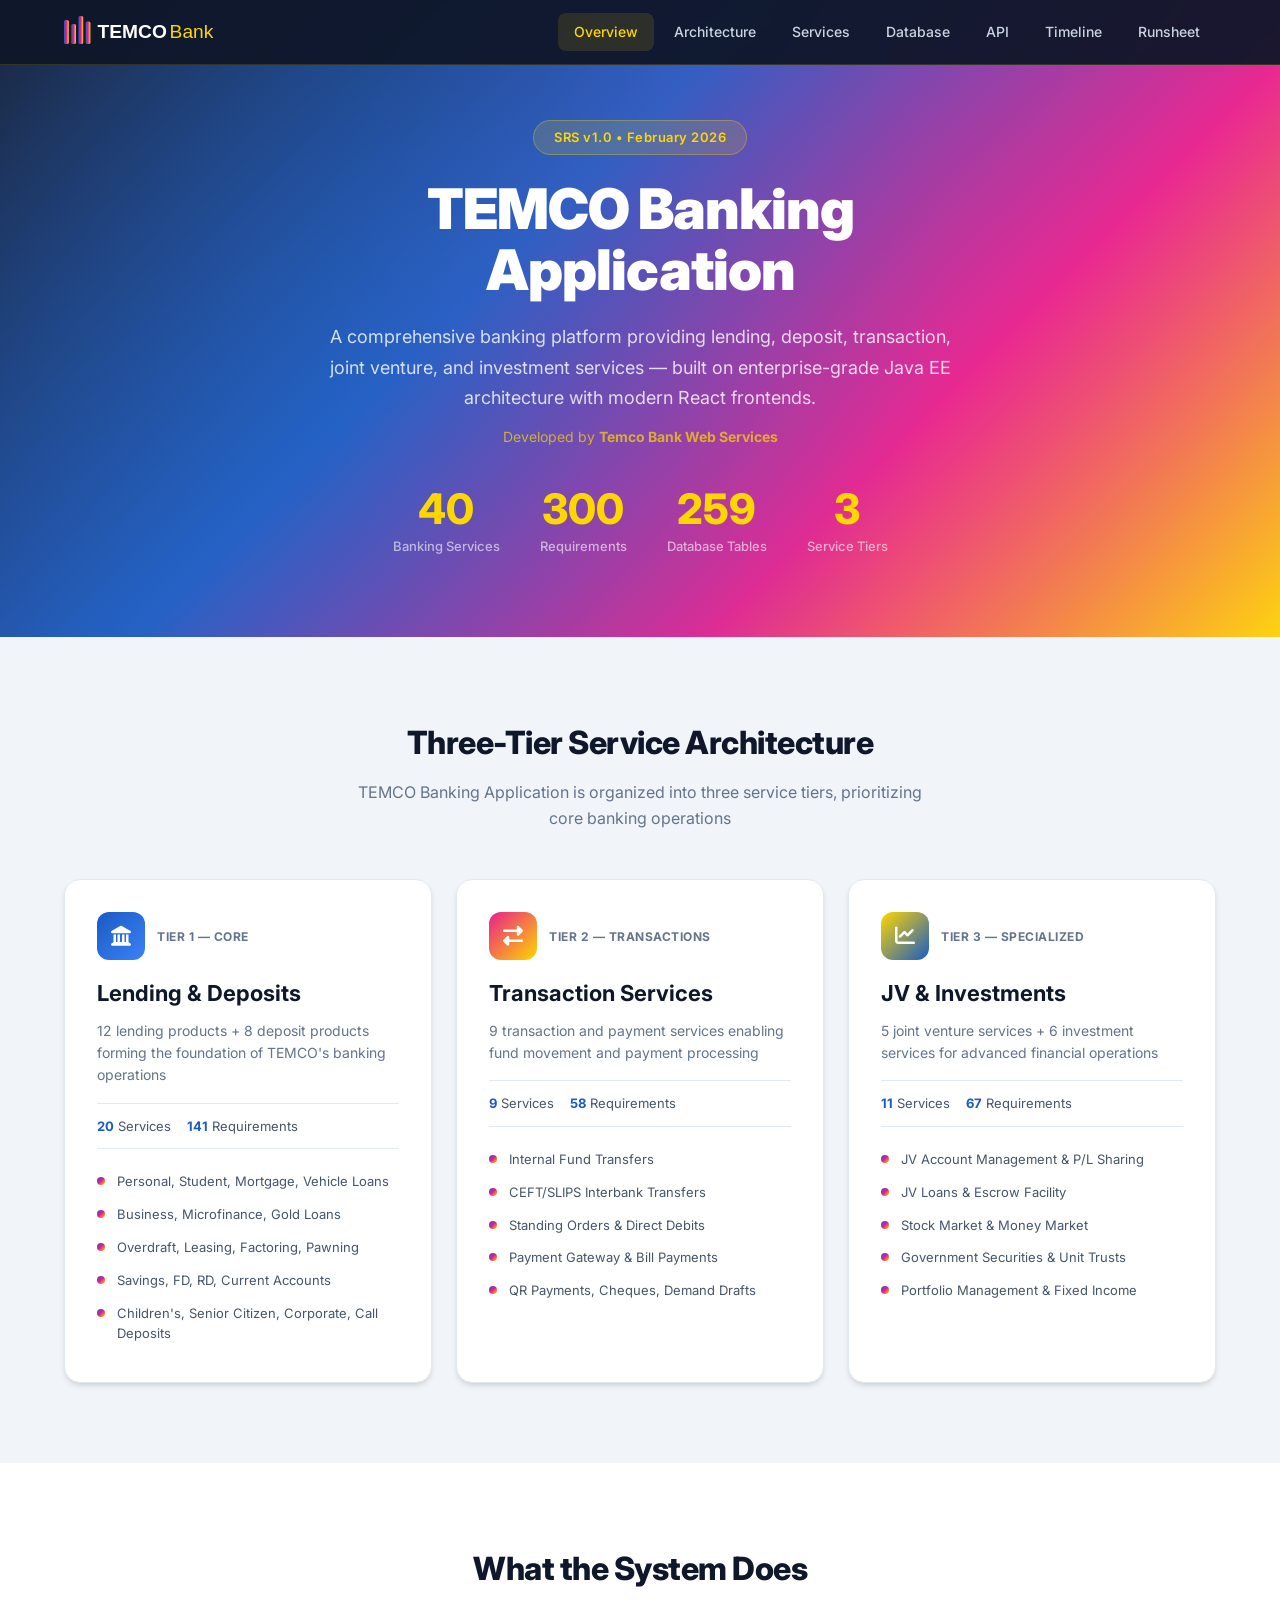
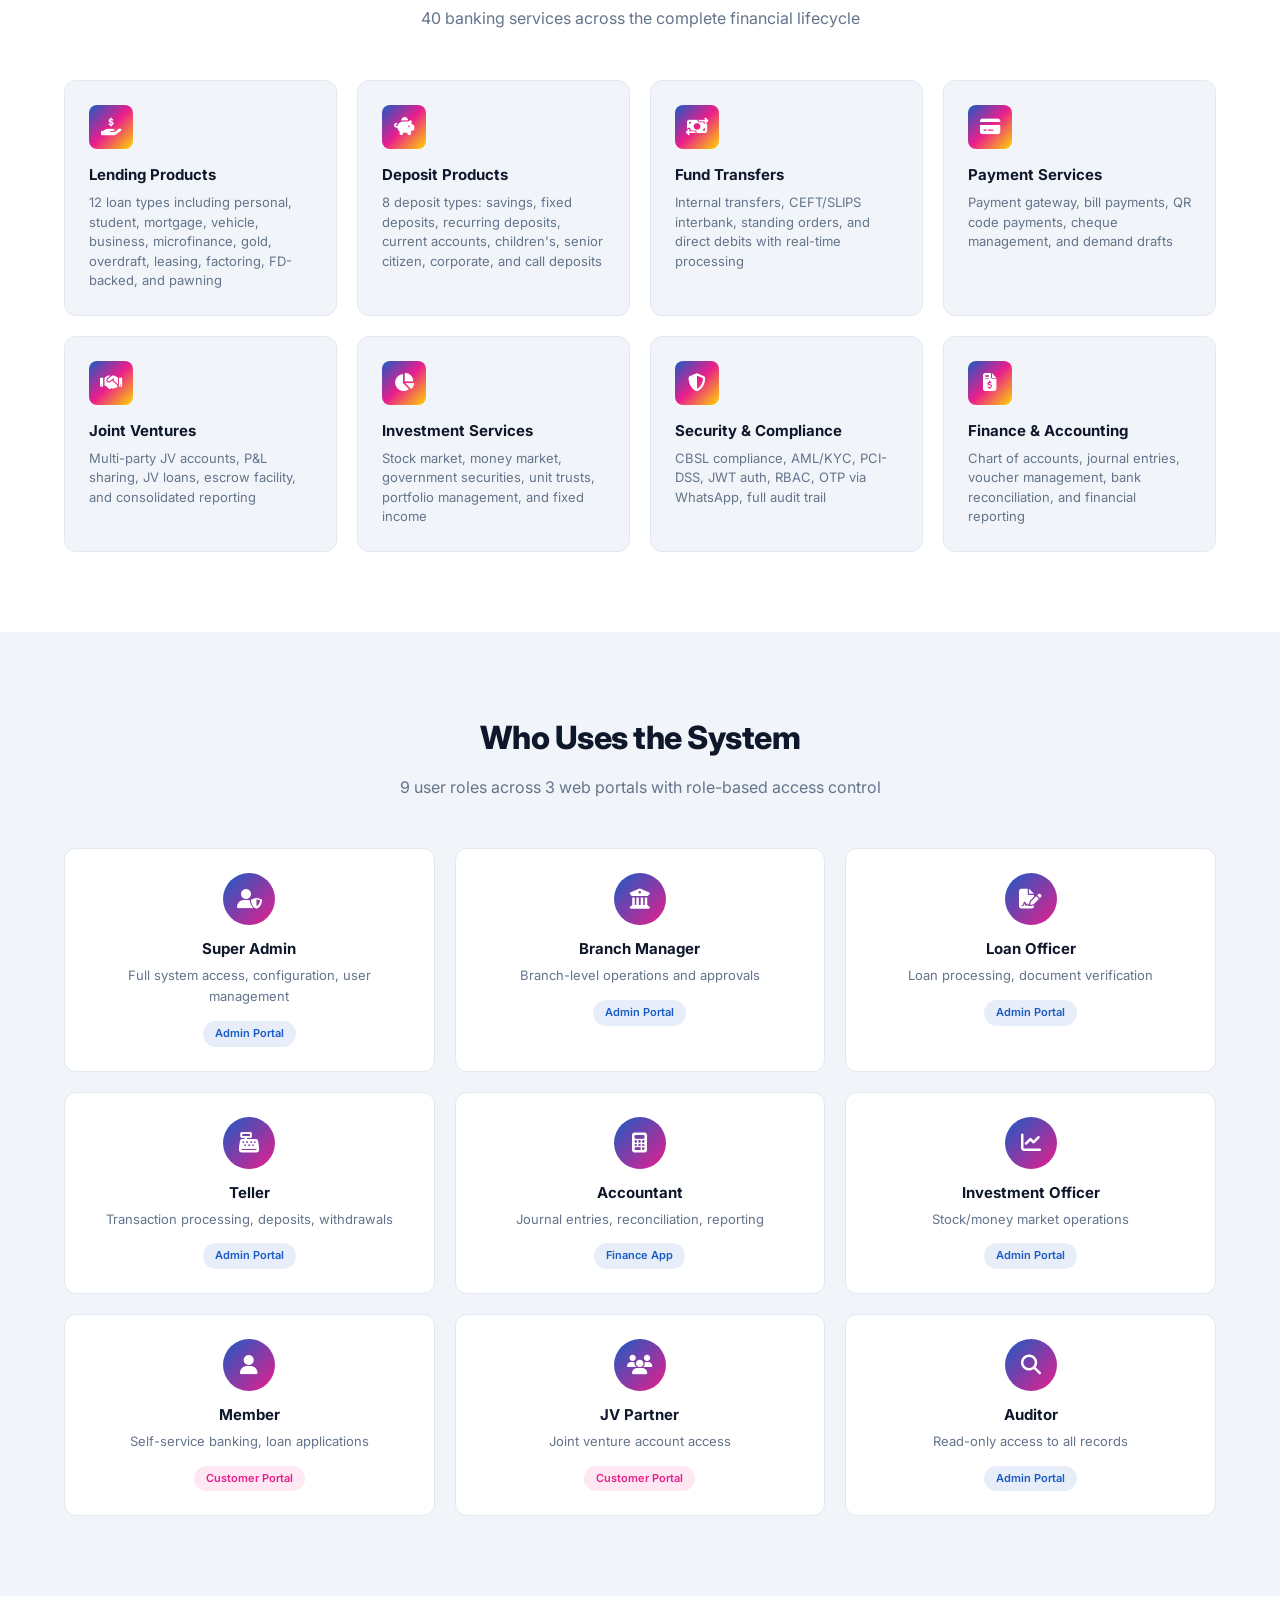
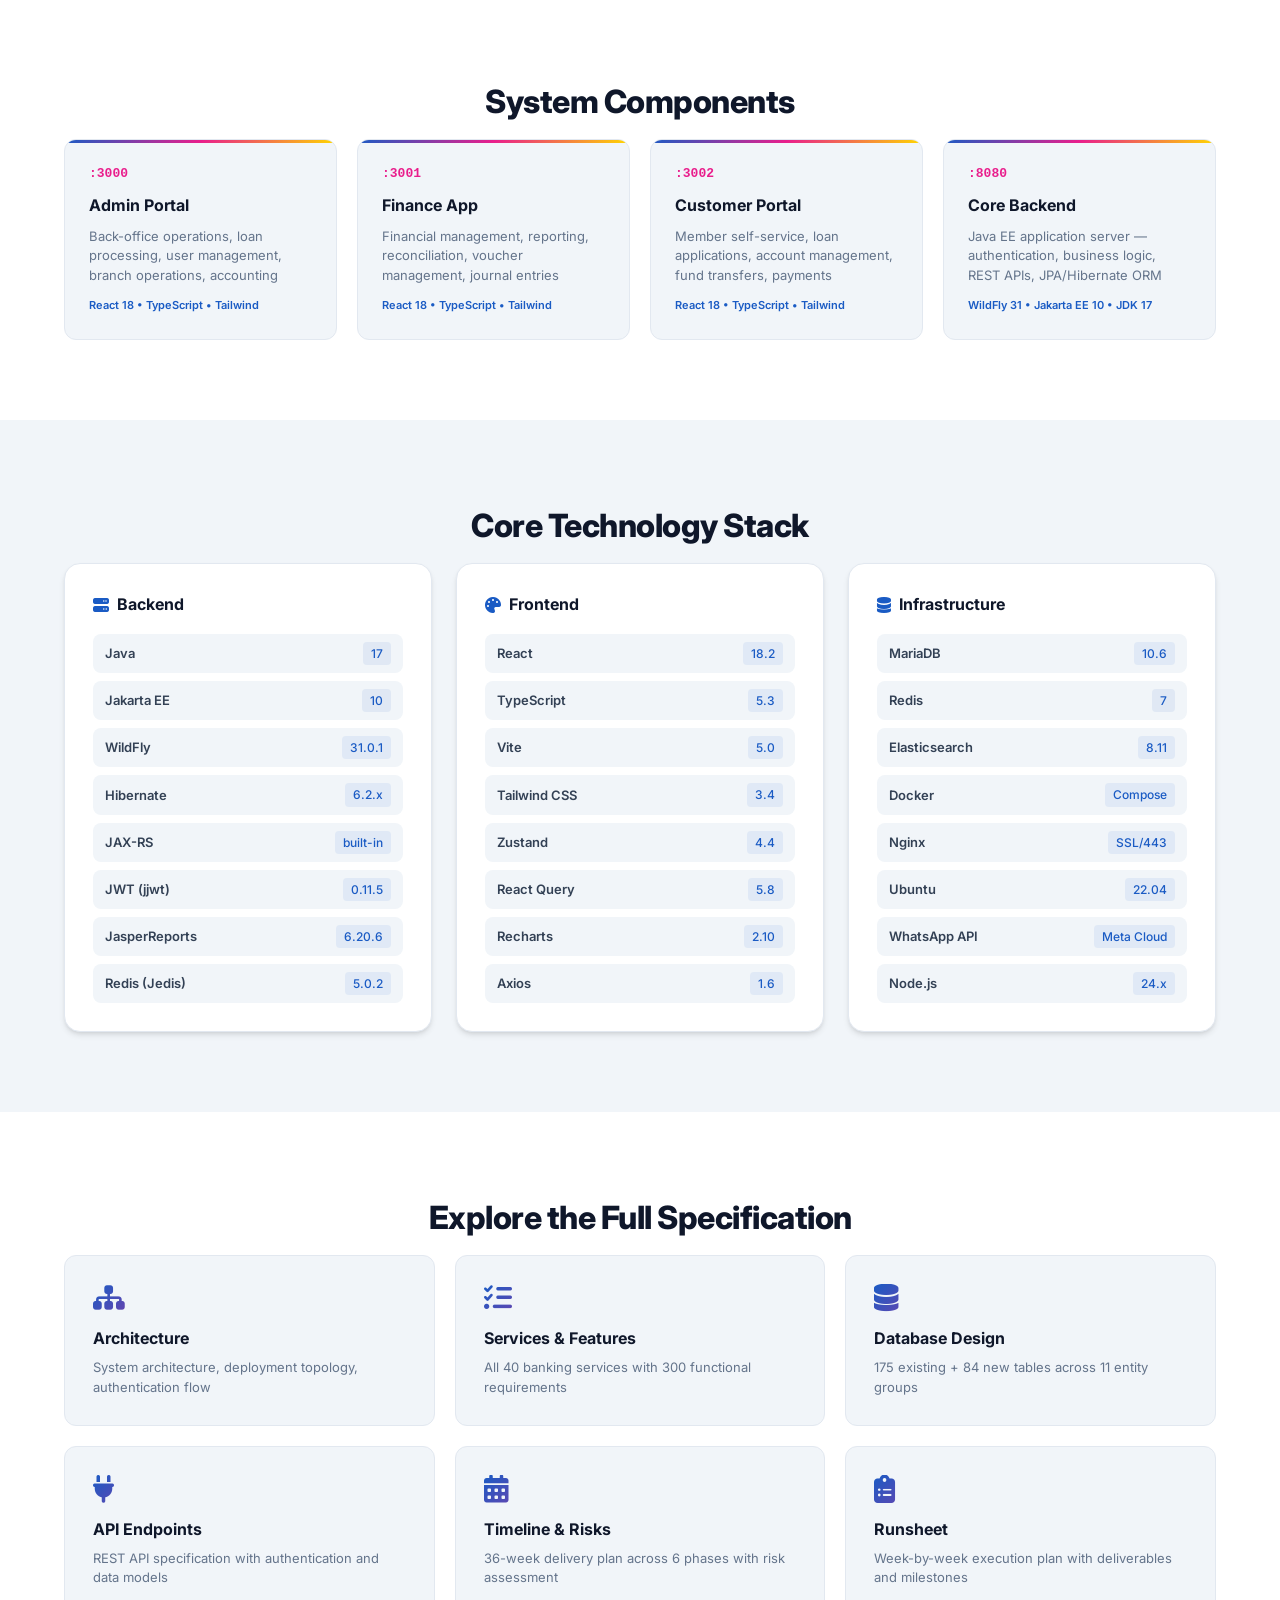
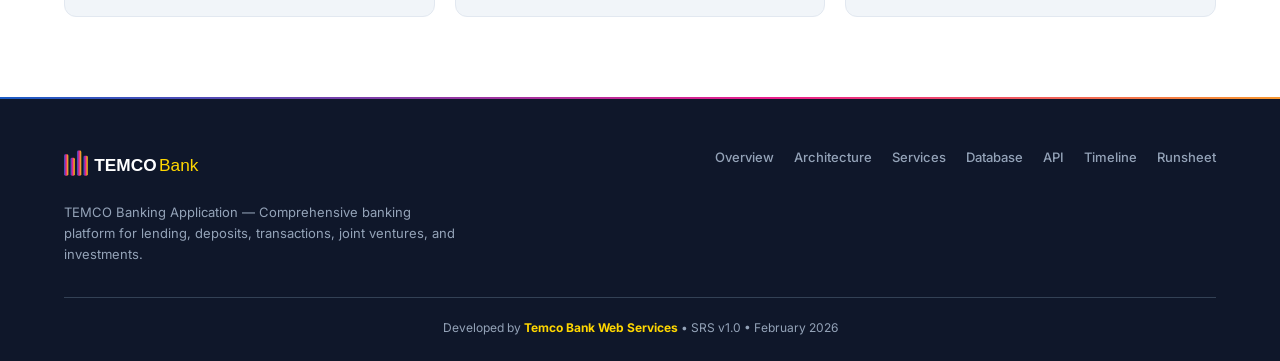
<file: index.html>
<!DOCTYPE html>
<html lang="en">
<head>
    <meta charset="UTF-8">
    <meta name="viewport" content="width=device-width, initial-scale=1.0">
    <title>TEMCO Banking Application — SRS v1.0</title>
    <link rel="stylesheet" href="styles.css">
    <link href="https://fonts.googleapis.com/css2?family=Inter:wght@300;400;500;600;700;800;900&display=swap" rel="stylesheet">
    <link rel="stylesheet" href="https://cdnjs.cloudflare.com/ajax/libs/font-awesome/6.5.1/css/all.min.css">
</head>
<body>
    <!-- Top Navigation -->
    <nav class="top-nav" id="topNav">
        <div class="nav-container">
            <a href="index.html" class="nav-logo">
                <img src="logo.svg" alt="TEMCO Bank" class="logo-img">
            </a>
            <div class="nav-links" id="navLinks">
                <a href="index.html" class="nav-link active">Overview</a>
                <a href="architecture.html" class="nav-link">Architecture</a>
                <a href="features.html" class="nav-link">Services</a>
                <a href="database.html" class="nav-link">Database</a>
                <a href="api.html" class="nav-link">API</a>
                <a href="timeline.html" class="nav-link">Timeline</a>
                <a href="runsheet.html" class="nav-link">Runsheet</a>
            </div>
            <button class="nav-toggle" id="navToggle" aria-label="Toggle menu">
                <i class="fas fa-bars"></i>
            </button>
        </div>
    </nav>

    <!-- Hero Section -->
    <header class="hero">
        <div class="hero-bg"></div>
        <div class="hero-content">
            <div class="hero-badge">SRS v1.0 &bull; February 2026</div>
            <h1 class="hero-title">TEMCO Banking<br>Application</h1>
            <p class="hero-subtitle">A comprehensive banking platform providing lending, deposit, transaction, joint venture, and investment services — built on enterprise-grade Java EE architecture with modern React frontends.</p>
            <p class="hero-meta">Developed by <strong>Temco Bank Web Services</strong></p>
            <div class="hero-stats">
                <div class="hero-stat">
                    <span class="stat-number">40</span>
                    <span class="stat-label">Banking Services</span>
                </div>
                <div class="hero-stat">
                    <span class="stat-number">300</span>
                    <span class="stat-label">Requirements</span>
                </div>
                <div class="hero-stat">
                    <span class="stat-number">259</span>
                    <span class="stat-label">Database Tables</span>
                </div>
                <div class="hero-stat">
                    <span class="stat-number">3</span>
                    <span class="stat-label">Service Tiers</span>
                </div>
            </div>
        </div>
    </header>

    <!-- Service Tiers Overview -->
    <section class="section" id="tiers">
        <div class="container">
            <h2 class="section-title">Three-Tier Service Architecture</h2>
            <p class="section-desc">TEMCO Banking Application is organized into three service tiers, prioritizing core banking operations</p>
            <div class="tier-cards">
                <div class="tier-card tier-1">
                    <div class="tier-header">
                        <div class="tier-icon"><i class="fas fa-landmark"></i></div>
                        <div class="tier-badge">Tier 1 — Core</div>
                    </div>
                    <h3>Lending &amp; Deposits</h3>
                    <p>12 lending products + 8 deposit products forming the foundation of TEMCO's banking operations</p>
                    <div class="tier-stats">
                        <span><strong>20</strong> Services</span>
                        <span><strong>141</strong> Requirements</span>
                    </div>
                    <ul class="tier-list">
                        <li>Personal, Student, Mortgage, Vehicle Loans</li>
                        <li>Business, Microfinance, Gold Loans</li>
                        <li>Overdraft, Leasing, Factoring, Pawning</li>
                        <li>Savings, FD, RD, Current Accounts</li>
                        <li>Children's, Senior Citizen, Corporate, Call Deposits</li>
                    </ul>
                </div>
                <div class="tier-card tier-2">
                    <div class="tier-header">
                        <div class="tier-icon"><i class="fas fa-exchange-alt"></i></div>
                        <div class="tier-badge">Tier 2 — Transactions</div>
                    </div>
                    <h3>Transaction Services</h3>
                    <p>9 transaction and payment services enabling fund movement and payment processing</p>
                    <div class="tier-stats">
                        <span><strong>9</strong> Services</span>
                        <span><strong>58</strong> Requirements</span>
                    </div>
                    <ul class="tier-list">
                        <li>Internal Fund Transfers</li>
                        <li>CEFT/SLIPS Interbank Transfers</li>
                        <li>Standing Orders &amp; Direct Debits</li>
                        <li>Payment Gateway &amp; Bill Payments</li>
                        <li>QR Payments, Cheques, Demand Drafts</li>
                    </ul>
                </div>
                <div class="tier-card tier-3">
                    <div class="tier-header">
                        <div class="tier-icon"><i class="fas fa-chart-line"></i></div>
                        <div class="tier-badge">Tier 3 — Specialized</div>
                    </div>
                    <h3>JV &amp; Investments</h3>
                    <p>5 joint venture services + 6 investment services for advanced financial operations</p>
                    <div class="tier-stats">
                        <span><strong>11</strong> Services</span>
                        <span><strong>67</strong> Requirements</span>
                    </div>
                    <ul class="tier-list">
                        <li>JV Account Management &amp; P/L Sharing</li>
                        <li>JV Loans &amp; Escrow Facility</li>
                        <li>Stock Market &amp; Money Market</li>
                        <li>Government Securities &amp; Unit Trusts</li>
                        <li>Portfolio Management &amp; Fixed Income</li>
                    </ul>
                </div>
            </div>
        </div>
    </section>

    <!-- What the System Does -->
    <section class="section section-alt">
        <div class="container">
            <h2 class="section-title">What the System Does</h2>
            <p class="section-desc">40 banking services across the complete financial lifecycle</p>
            <div class="feature-grid">
                <div class="feature-card">
                    <div class="feature-icon"><i class="fas fa-hand-holding-usd"></i></div>
                    <h4>Lending Products</h4>
                    <p>12 loan types including personal, student, mortgage, vehicle, business, microfinance, gold, overdraft, leasing, factoring, FD-backed, and pawning</p>
                </div>
                <div class="feature-card">
                    <div class="feature-icon"><i class="fas fa-piggy-bank"></i></div>
                    <h4>Deposit Products</h4>
                    <p>8 deposit types: savings, fixed deposits, recurring deposits, current accounts, children's, senior citizen, corporate, and call deposits</p>
                </div>
                <div class="feature-card">
                    <div class="feature-icon"><i class="fas fa-money-bill-transfer"></i></div>
                    <h4>Fund Transfers</h4>
                    <p>Internal transfers, CEFT/SLIPS interbank, standing orders, and direct debits with real-time processing</p>
                </div>
                <div class="feature-card">
                    <div class="feature-icon"><i class="fas fa-credit-card"></i></div>
                    <h4>Payment Services</h4>
                    <p>Payment gateway, bill payments, QR code payments, cheque management, and demand drafts</p>
                </div>
                <div class="feature-card">
                    <div class="feature-icon"><i class="fas fa-handshake"></i></div>
                    <h4>Joint Ventures</h4>
                    <p>Multi-party JV accounts, P&L sharing, JV loans, escrow facility, and consolidated reporting</p>
                </div>
                <div class="feature-card">
                    <div class="feature-icon"><i class="fas fa-chart-pie"></i></div>
                    <h4>Investment Services</h4>
                    <p>Stock market, money market, government securities, unit trusts, portfolio management, and fixed income</p>
                </div>
                <div class="feature-card">
                    <div class="feature-icon"><i class="fas fa-shield-halved"></i></div>
                    <h4>Security &amp; Compliance</h4>
                    <p>CBSL compliance, AML/KYC, PCI-DSS, JWT auth, RBAC, OTP via WhatsApp, full audit trail</p>
                </div>
                <div class="feature-card">
                    <div class="feature-icon"><i class="fas fa-file-invoice-dollar"></i></div>
                    <h4>Finance &amp; Accounting</h4>
                    <p>Chart of accounts, journal entries, voucher management, bank reconciliation, and financial reporting</p>
                </div>
            </div>
        </div>
    </section>

    <!-- Who Uses the System -->
    <section class="section">
        <div class="container">
            <h2 class="section-title">Who Uses the System</h2>
            <p class="section-desc">9 user roles across 3 web portals with role-based access control</p>
            <div class="role-grid">
                <div class="role-card">
                    <div class="role-icon"><i class="fas fa-user-shield"></i></div>
                    <h4>Super Admin</h4>
                    <p>Full system access, configuration, user management</p>
                    <span class="role-portal">Admin Portal</span>
                </div>
                <div class="role-card">
                    <div class="role-icon"><i class="fas fa-building-columns"></i></div>
                    <h4>Branch Manager</h4>
                    <p>Branch-level operations and approvals</p>
                    <span class="role-portal">Admin Portal</span>
                </div>
                <div class="role-card">
                    <div class="role-icon"><i class="fas fa-file-signature"></i></div>
                    <h4>Loan Officer</h4>
                    <p>Loan processing, document verification</p>
                    <span class="role-portal">Admin Portal</span>
                </div>
                <div class="role-card">
                    <div class="role-icon"><i class="fas fa-cash-register"></i></div>
                    <h4>Teller</h4>
                    <p>Transaction processing, deposits, withdrawals</p>
                    <span class="role-portal">Admin Portal</span>
                </div>
                <div class="role-card">
                    <div class="role-icon"><i class="fas fa-calculator"></i></div>
                    <h4>Accountant</h4>
                    <p>Journal entries, reconciliation, reporting</p>
                    <span class="role-portal">Finance App</span>
                </div>
                <div class="role-card">
                    <div class="role-icon"><i class="fas fa-chart-line"></i></div>
                    <h4>Investment Officer</h4>
                    <p>Stock/money market operations</p>
                    <span class="role-portal">Admin Portal</span>
                </div>
                <div class="role-card">
                    <div class="role-icon"><i class="fas fa-user"></i></div>
                    <h4>Member</h4>
                    <p>Self-service banking, loan applications</p>
                    <span class="role-portal portal-customer">Customer Portal</span>
                </div>
                <div class="role-card">
                    <div class="role-icon"><i class="fas fa-users"></i></div>
                    <h4>JV Partner</h4>
                    <p>Joint venture account access</p>
                    <span class="role-portal portal-customer">Customer Portal</span>
                </div>
                <div class="role-card">
                    <div class="role-icon"><i class="fas fa-magnifying-glass"></i></div>
                    <h4>Auditor</h4>
                    <p>Read-only access to all records</p>
                    <span class="role-portal">Admin Portal</span>
                </div>
            </div>
        </div>
    </section>

    <!-- System Components -->
    <section class="section section-alt">
        <div class="container">
            <h2 class="section-title">System Components</h2>
            <div class="component-grid">
                <div class="component-card">
                    <div class="component-port">:3000</div>
                    <h4>Admin Portal</h4>
                    <p>Back-office operations, loan processing, user management, branch operations, accounting</p>
                    <div class="component-tech">React 18 &bull; TypeScript &bull; Tailwind</div>
                </div>
                <div class="component-card">
                    <div class="component-port">:3001</div>
                    <h4>Finance App</h4>
                    <p>Financial management, reporting, reconciliation, voucher management, journal entries</p>
                    <div class="component-tech">React 18 &bull; TypeScript &bull; Tailwind</div>
                </div>
                <div class="component-card">
                    <div class="component-port">:3002</div>
                    <h4>Customer Portal</h4>
                    <p>Member self-service, loan applications, account management, fund transfers, payments</p>
                    <div class="component-tech">React 18 &bull; TypeScript &bull; Tailwind</div>
                </div>
                <div class="component-card">
                    <div class="component-port">:8080</div>
                    <h4>Core Backend</h4>
                    <p>Java EE application server — authentication, business logic, REST APIs, JPA/Hibernate ORM</p>
                    <div class="component-tech">WildFly 31 &bull; Jakarta EE 10 &bull; JDK 17</div>
                </div>
            </div>
        </div>
    </section>

    <!-- Core Technology Stack -->
    <section class="section">
        <div class="container">
            <h2 class="section-title">Core Technology Stack</h2>
            <div class="stack-grid">
                <div class="stack-group">
                    <h3><i class="fas fa-server"></i> Backend</h3>
                    <div class="stack-items">
                        <div class="stack-item"><span class="stack-name">Java</span><span class="stack-ver">17</span></div>
                        <div class="stack-item"><span class="stack-name">Jakarta EE</span><span class="stack-ver">10</span></div>
                        <div class="stack-item"><span class="stack-name">WildFly</span><span class="stack-ver">31.0.1</span></div>
                        <div class="stack-item"><span class="stack-name">Hibernate</span><span class="stack-ver">6.2.x</span></div>
                        <div class="stack-item"><span class="stack-name">JAX-RS</span><span class="stack-ver">built-in</span></div>
                        <div class="stack-item"><span class="stack-name">JWT (jjwt)</span><span class="stack-ver">0.11.5</span></div>
                        <div class="stack-item"><span class="stack-name">JasperReports</span><span class="stack-ver">6.20.6</span></div>
                        <div class="stack-item"><span class="stack-name">Redis (Jedis)</span><span class="stack-ver">5.0.2</span></div>
                    </div>
                </div>
                <div class="stack-group">
                    <h3><i class="fas fa-palette"></i> Frontend</h3>
                    <div class="stack-items">
                        <div class="stack-item"><span class="stack-name">React</span><span class="stack-ver">18.2</span></div>
                        <div class="stack-item"><span class="stack-name">TypeScript</span><span class="stack-ver">5.3</span></div>
                        <div class="stack-item"><span class="stack-name">Vite</span><span class="stack-ver">5.0</span></div>
                        <div class="stack-item"><span class="stack-name">Tailwind CSS</span><span class="stack-ver">3.4</span></div>
                        <div class="stack-item"><span class="stack-name">Zustand</span><span class="stack-ver">4.4</span></div>
                        <div class="stack-item"><span class="stack-name">React Query</span><span class="stack-ver">5.8</span></div>
                        <div class="stack-item"><span class="stack-name">Recharts</span><span class="stack-ver">2.10</span></div>
                        <div class="stack-item"><span class="stack-name">Axios</span><span class="stack-ver">1.6</span></div>
                    </div>
                </div>
                <div class="stack-group">
                    <h3><i class="fas fa-database"></i> Infrastructure</h3>
                    <div class="stack-items">
                        <div class="stack-item"><span class="stack-name">MariaDB</span><span class="stack-ver">10.6</span></div>
                        <div class="stack-item"><span class="stack-name">Redis</span><span class="stack-ver">7</span></div>
                        <div class="stack-item"><span class="stack-name">Elasticsearch</span><span class="stack-ver">8.11</span></div>
                        <div class="stack-item"><span class="stack-name">Docker</span><span class="stack-ver">Compose</span></div>
                        <div class="stack-item"><span class="stack-name">Nginx</span><span class="stack-ver">SSL/443</span></div>
                        <div class="stack-item"><span class="stack-name">Ubuntu</span><span class="stack-ver">22.04</span></div>
                        <div class="stack-item"><span class="stack-name">WhatsApp API</span><span class="stack-ver">Meta Cloud</span></div>
                        <div class="stack-item"><span class="stack-name">Node.js</span><span class="stack-ver">24.x</span></div>
                    </div>
                </div>
            </div>
        </div>
    </section>

    <!-- Explore Full Spec -->
    <section class="section section-alt">
        <div class="container">
            <h2 class="section-title">Explore the Full Specification</h2>
            <div class="explore-grid">
                <a href="architecture.html" class="explore-card">
                    <i class="fas fa-sitemap"></i>
                    <h4>Architecture</h4>
                    <p>System architecture, deployment topology, authentication flow</p>
                </a>
                <a href="features.html" class="explore-card">
                    <i class="fas fa-list-check"></i>
                    <h4>Services &amp; Features</h4>
                    <p>All 40 banking services with 300 functional requirements</p>
                </a>
                <a href="database.html" class="explore-card">
                    <i class="fas fa-database"></i>
                    <h4>Database Design</h4>
                    <p>175 existing + 84 new tables across 11 entity groups</p>
                </a>
                <a href="api.html" class="explore-card">
                    <i class="fas fa-plug"></i>
                    <h4>API Endpoints</h4>
                    <p>REST API specification with authentication and data models</p>
                </a>
                <a href="timeline.html" class="explore-card">
                    <i class="fas fa-calendar-days"></i>
                    <h4>Timeline &amp; Risks</h4>
                    <p>36-week delivery plan across 6 phases with risk assessment</p>
                </a>
                <a href="runsheet.html" class="explore-card">
                    <i class="fas fa-clipboard-list"></i>
                    <h4>Runsheet</h4>
                    <p>Week-by-week execution plan with deliverables and milestones</p>
                </a>
            </div>
        </div>
    </section>

    <!-- Footer -->
    <footer class="footer">
        <div class="container">
            <div class="footer-content">
                <div class="footer-brand">
                    <img src="logo.svg" alt="TEMCO Bank" class="footer-logo">
                    <p>TEMCO Banking Application — Comprehensive banking platform for lending, deposits, transactions, joint ventures, and investments.</p>
                </div>
                <div class="footer-links">
                    <a href="index.html">Overview</a>
                    <a href="architecture.html">Architecture</a>
                    <a href="features.html">Services</a>
                    <a href="database.html">Database</a>
                    <a href="api.html">API</a>
                    <a href="timeline.html">Timeline</a>
                    <a href="runsheet.html">Runsheet</a>
                </div>
            </div>
            <div class="footer-bottom">
                <p>Developed by <strong>Temco Bank Web Services</strong> &bull; SRS v1.0 &bull; February 2026</p>
            </div>
        </div>
    </footer>

    <script src="script.js"></script>
</body>
</html>
</file>
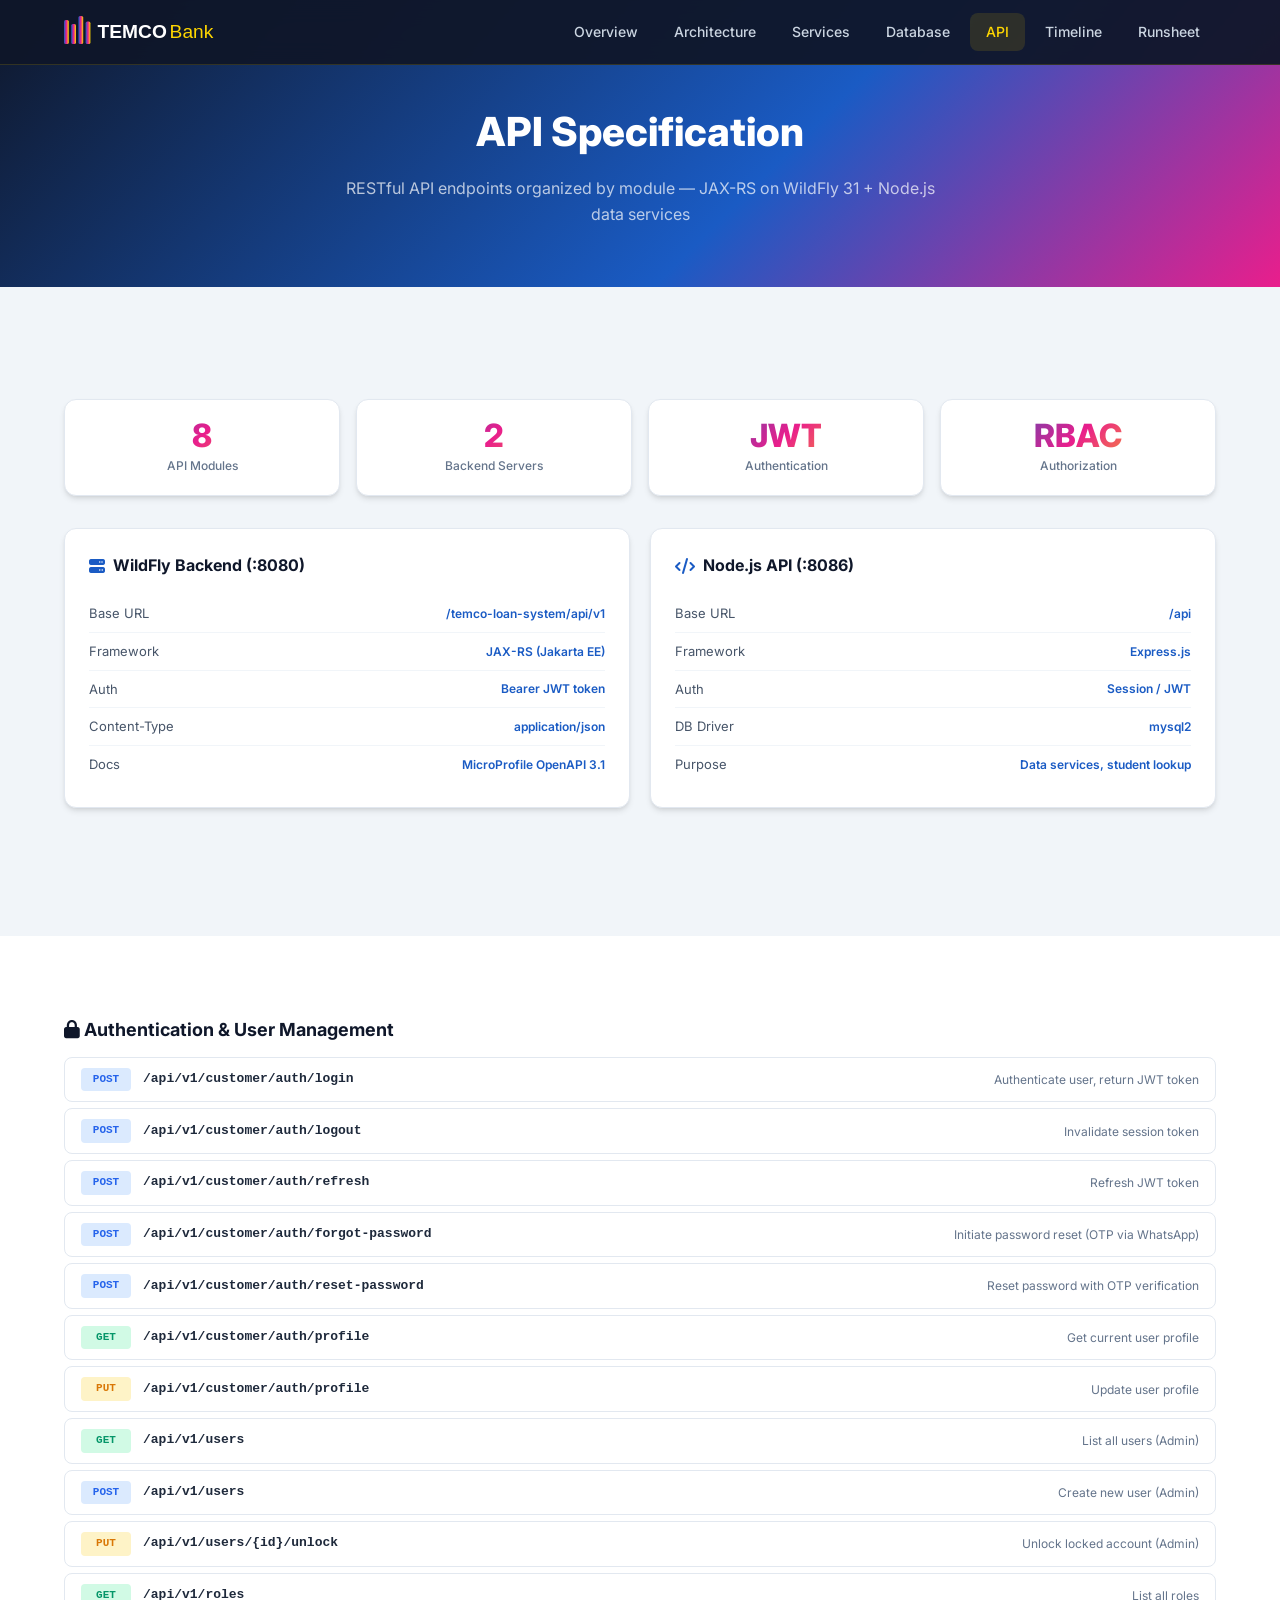
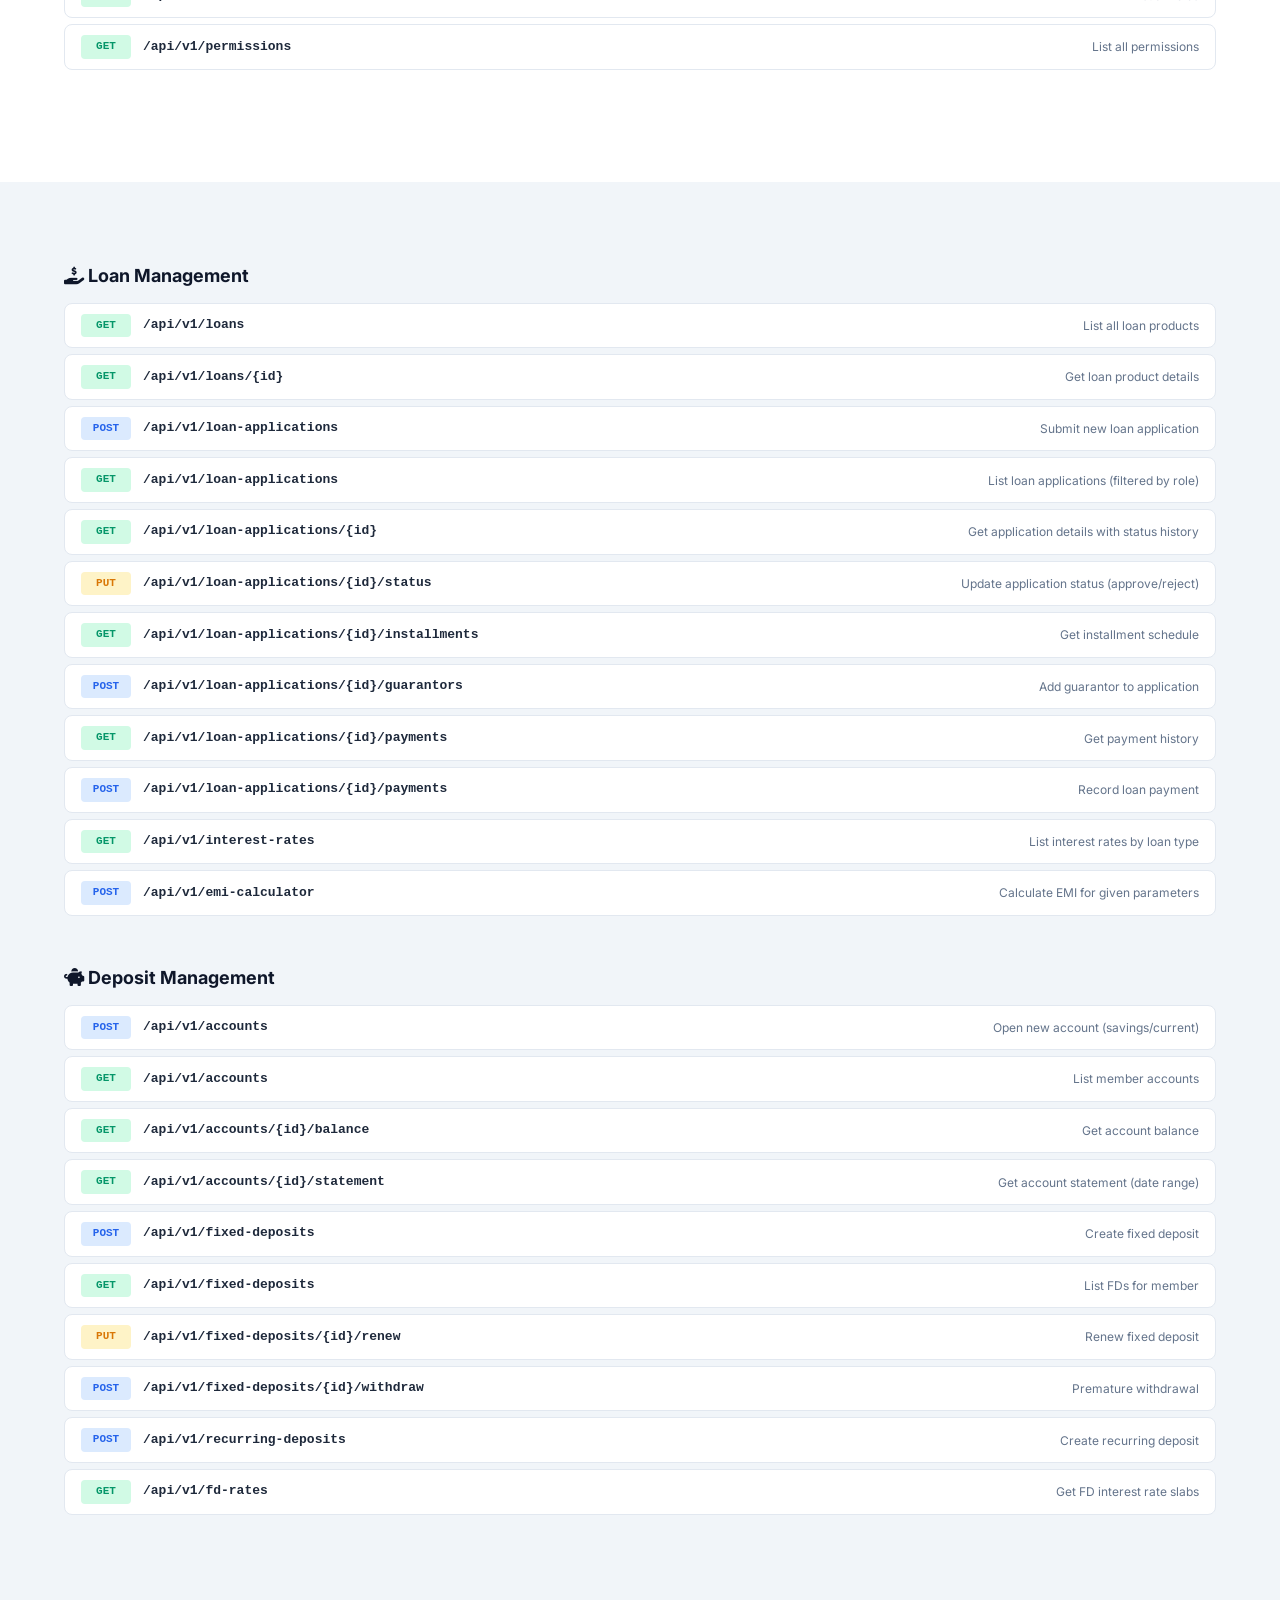
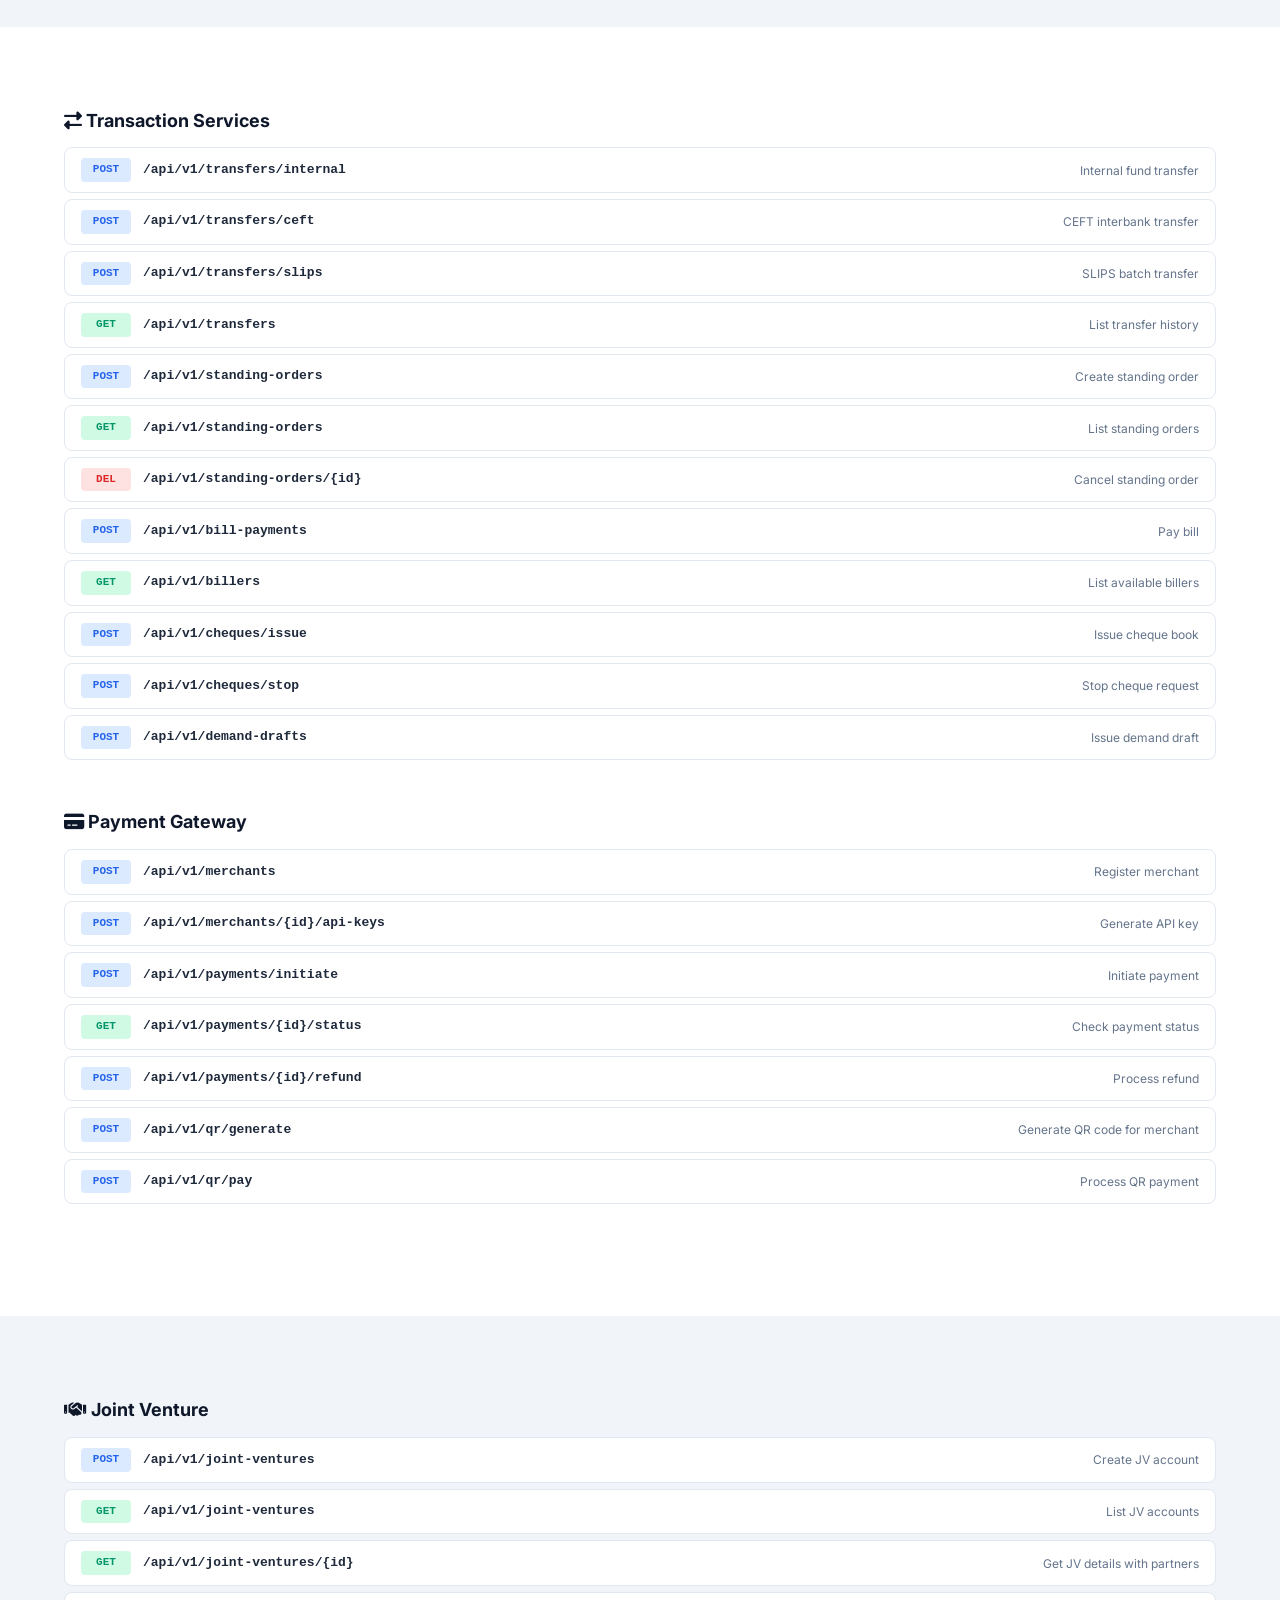
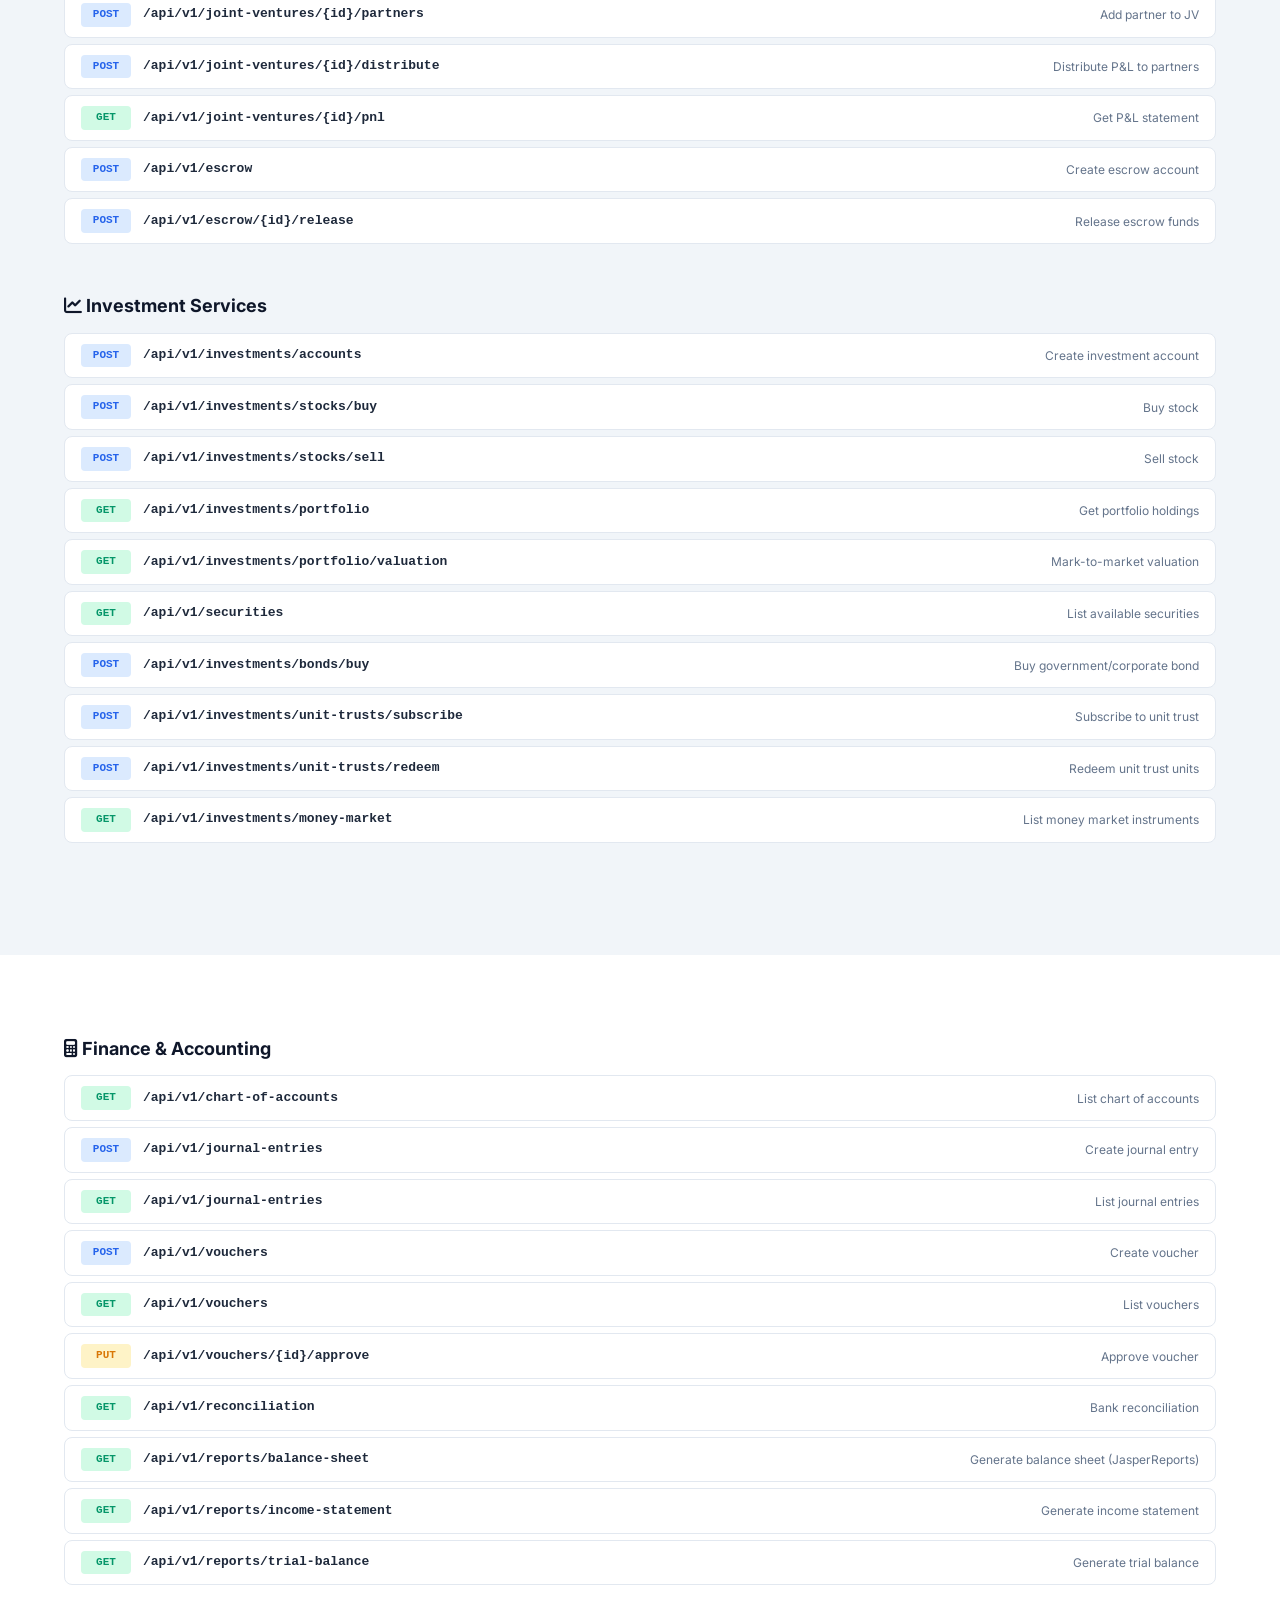
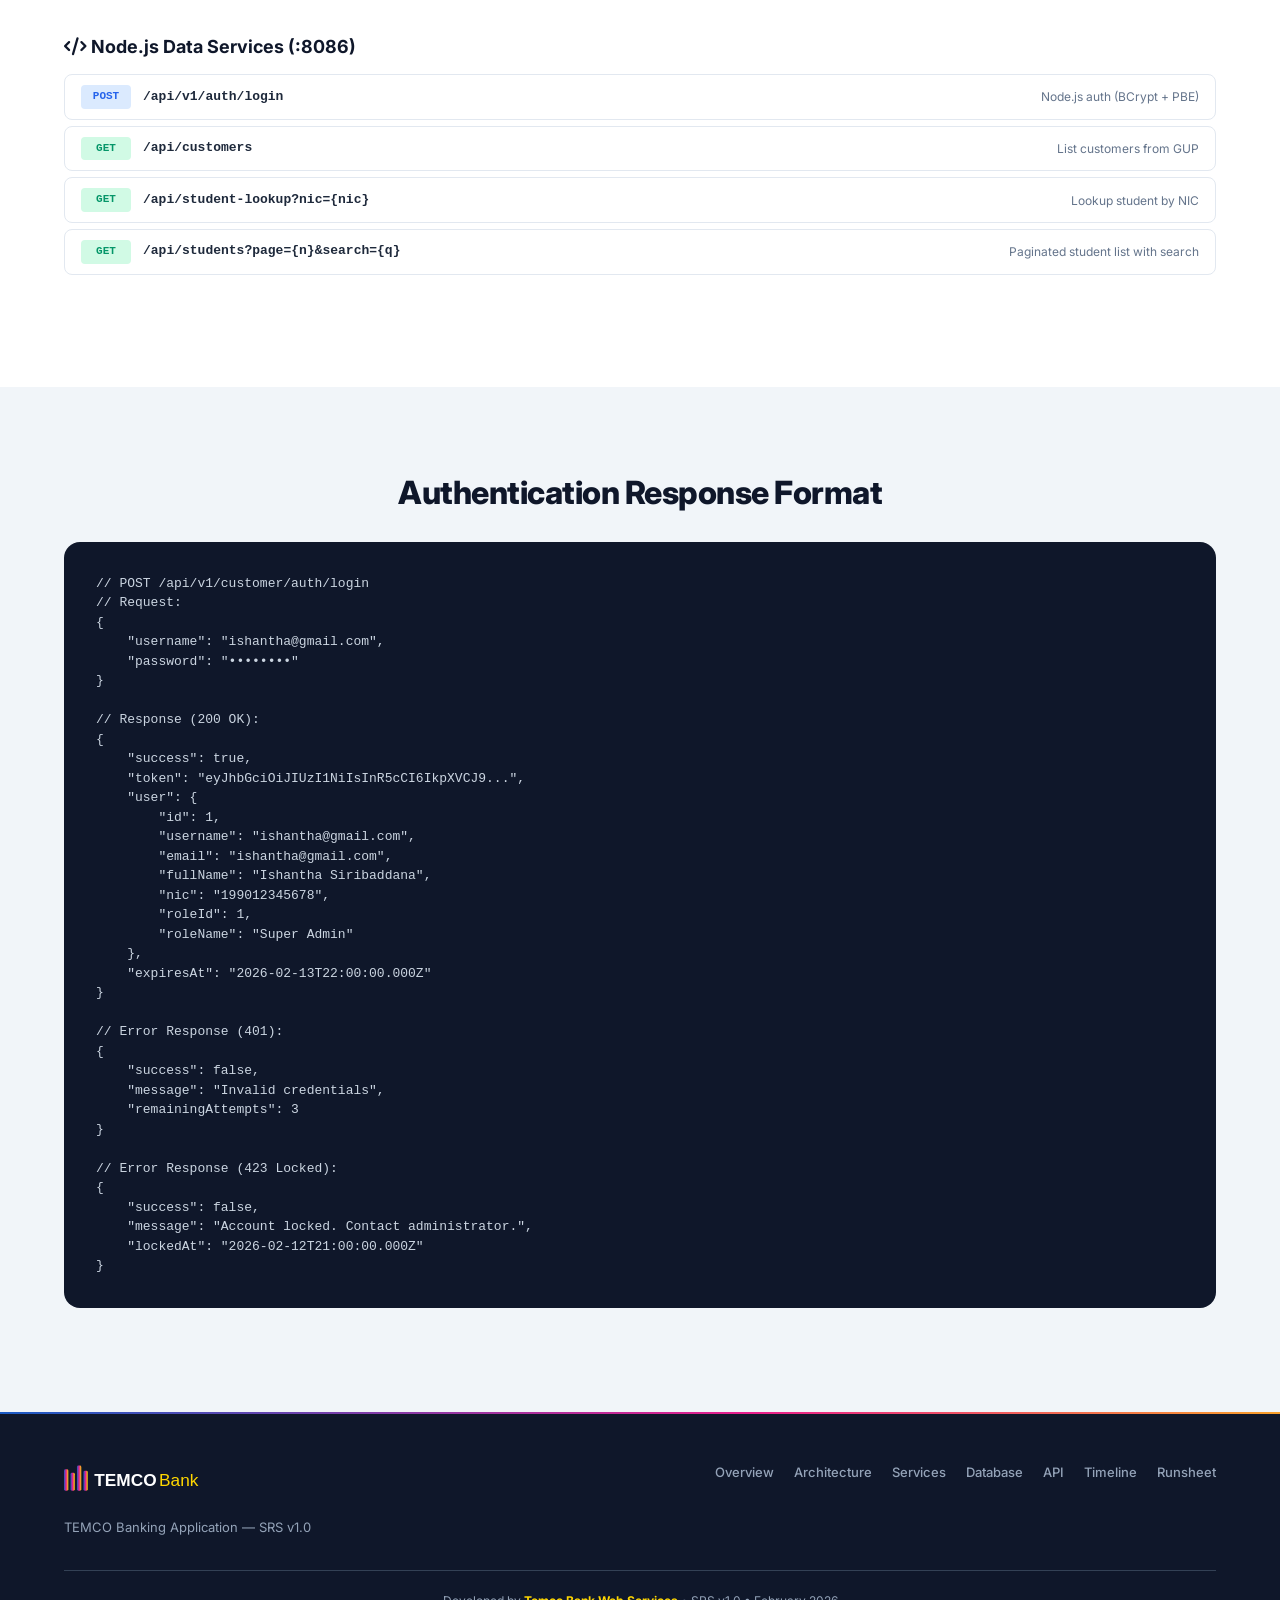
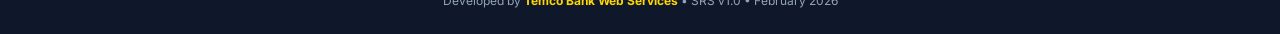
<file: api.html>
<!DOCTYPE html>
<html lang="en">
<head>
    <meta charset="UTF-8">
    <meta name="viewport" content="width=device-width, initial-scale=1.0">
    <title>API — TEMCO Banking App SRS</title>
    <link rel="stylesheet" href="styles.css">
    <link href="https://fonts.googleapis.com/css2?family=Inter:wght@300;400;500;600;700;800;900&display=swap" rel="stylesheet">
    <link rel="stylesheet" href="https://cdnjs.cloudflare.com/ajax/libs/font-awesome/6.5.1/css/all.min.css">
</head>
<body>
    <nav class="top-nav" id="topNav">
        <div class="nav-container">
            <a href="index.html" class="nav-logo"><img src="logo.svg" alt="TEMCO Bank" class="logo-img"></a>
            <div class="nav-links" id="navLinks">
                <a href="index.html" class="nav-link">Overview</a>
                <a href="architecture.html" class="nav-link">Architecture</a>
                <a href="features.html" class="nav-link">Services</a>
                <a href="database.html" class="nav-link">Database</a>
                <a href="api.html" class="nav-link active">API</a>
                <a href="timeline.html" class="nav-link">Timeline</a>
                <a href="runsheet.html" class="nav-link">Runsheet</a>
            </div>
            <button class="nav-toggle" id="navToggle"><i class="fas fa-bars"></i></button>
        </div>
    </nav>

    <div class="page-hero">
        <h1>API Specification</h1>
        <p>RESTful API endpoints organized by module — JAX-RS on WildFly 31 + Node.js data services</p>
    </div>

    <!-- API Overview -->
    <section class="section">
        <div class="container">
            <div class="summary-bar">
                <div class="summary-stat"><div class="stat-num">8</div><div class="stat-lbl">API Modules</div></div>
                <div class="summary-stat"><div class="stat-num">2</div><div class="stat-lbl">Backend Servers</div></div>
                <div class="summary-stat"><div class="stat-num">JWT</div><div class="stat-lbl">Authentication</div></div>
                <div class="summary-stat"><div class="stat-num">RBAC</div><div class="stat-lbl">Authorization</div></div>
            </div>

            <div class="nfr-grid mb-48">
                <div class="nfr-card">
                    <h3><i class="fas fa-server"></i> WildFly Backend (:8080)</h3>
                    <div class="nfr-item"><span class="nfr-label">Base URL</span><span class="nfr-value">/temco-loan-system/api/v1</span></div>
                    <div class="nfr-item"><span class="nfr-label">Framework</span><span class="nfr-value">JAX-RS (Jakarta EE)</span></div>
                    <div class="nfr-item"><span class="nfr-label">Auth</span><span class="nfr-value">Bearer JWT token</span></div>
                    <div class="nfr-item"><span class="nfr-label">Content-Type</span><span class="nfr-value">application/json</span></div>
                    <div class="nfr-item"><span class="nfr-label">Docs</span><span class="nfr-value">MicroProfile OpenAPI 3.1</span></div>
                </div>
                <div class="nfr-card">
                    <h3><i class="fas fa-code"></i> Node.js API (:8086)</h3>
                    <div class="nfr-item"><span class="nfr-label">Base URL</span><span class="nfr-value">/api</span></div>
                    <div class="nfr-item"><span class="nfr-label">Framework</span><span class="nfr-value">Express.js</span></div>
                    <div class="nfr-item"><span class="nfr-label">Auth</span><span class="nfr-value">Session / JWT</span></div>
                    <div class="nfr-item"><span class="nfr-label">DB Driver</span><span class="nfr-value">mysql2</span></div>
                    <div class="nfr-item"><span class="nfr-label">Purpose</span><span class="nfr-value">Data services, student lookup</span></div>
                </div>
            </div>
        </div>
    </section>

    <!-- Authentication APIs -->
    <section class="section section-alt">
        <div class="container">
            <div class="api-group">
                <h3><i class="fas fa-lock"></i> Authentication &amp; User Management</h3>
                <div class="api-endpoint"><span class="api-method method-post">POST</span><span class="api-path">/api/v1/customer/auth/login</span><span class="api-desc">Authenticate user, return JWT token</span></div>
                <div class="api-endpoint"><span class="api-method method-post">POST</span><span class="api-path">/api/v1/customer/auth/logout</span><span class="api-desc">Invalidate session token</span></div>
                <div class="api-endpoint"><span class="api-method method-post">POST</span><span class="api-path">/api/v1/customer/auth/refresh</span><span class="api-desc">Refresh JWT token</span></div>
                <div class="api-endpoint"><span class="api-method method-post">POST</span><span class="api-path">/api/v1/customer/auth/forgot-password</span><span class="api-desc">Initiate password reset (OTP via WhatsApp)</span></div>
                <div class="api-endpoint"><span class="api-method method-post">POST</span><span class="api-path">/api/v1/customer/auth/reset-password</span><span class="api-desc">Reset password with OTP verification</span></div>
                <div class="api-endpoint"><span class="api-method method-get">GET</span><span class="api-path">/api/v1/customer/auth/profile</span><span class="api-desc">Get current user profile</span></div>
                <div class="api-endpoint"><span class="api-method method-put">PUT</span><span class="api-path">/api/v1/customer/auth/profile</span><span class="api-desc">Update user profile</span></div>
                <div class="api-endpoint"><span class="api-method method-get">GET</span><span class="api-path">/api/v1/users</span><span class="api-desc">List all users (Admin)</span></div>
                <div class="api-endpoint"><span class="api-method method-post">POST</span><span class="api-path">/api/v1/users</span><span class="api-desc">Create new user (Admin)</span></div>
                <div class="api-endpoint"><span class="api-method method-put">PUT</span><span class="api-path">/api/v1/users/{id}/unlock</span><span class="api-desc">Unlock locked account (Admin)</span></div>
                <div class="api-endpoint"><span class="api-method method-get">GET</span><span class="api-path">/api/v1/roles</span><span class="api-desc">List all roles</span></div>
                <div class="api-endpoint"><span class="api-method method-get">GET</span><span class="api-path">/api/v1/permissions</span><span class="api-desc">List all permissions</span></div>
            </div>
        </div>
    </section>

    <!-- Loan APIs -->
    <section class="section">
        <div class="container">
            <div class="api-group">
                <h3><i class="fas fa-hand-holding-usd"></i> Loan Management</h3>
                <div class="api-endpoint"><span class="api-method method-get">GET</span><span class="api-path">/api/v1/loans</span><span class="api-desc">List all loan products</span></div>
                <div class="api-endpoint"><span class="api-method method-get">GET</span><span class="api-path">/api/v1/loans/{id}</span><span class="api-desc">Get loan product details</span></div>
                <div class="api-endpoint"><span class="api-method method-post">POST</span><span class="api-path">/api/v1/loan-applications</span><span class="api-desc">Submit new loan application</span></div>
                <div class="api-endpoint"><span class="api-method method-get">GET</span><span class="api-path">/api/v1/loan-applications</span><span class="api-desc">List loan applications (filtered by role)</span></div>
                <div class="api-endpoint"><span class="api-method method-get">GET</span><span class="api-path">/api/v1/loan-applications/{id}</span><span class="api-desc">Get application details with status history</span></div>
                <div class="api-endpoint"><span class="api-method method-put">PUT</span><span class="api-path">/api/v1/loan-applications/{id}/status</span><span class="api-desc">Update application status (approve/reject)</span></div>
                <div class="api-endpoint"><span class="api-method method-get">GET</span><span class="api-path">/api/v1/loan-applications/{id}/installments</span><span class="api-desc">Get installment schedule</span></div>
                <div class="api-endpoint"><span class="api-method method-post">POST</span><span class="api-path">/api/v1/loan-applications/{id}/guarantors</span><span class="api-desc">Add guarantor to application</span></div>
                <div class="api-endpoint"><span class="api-method method-get">GET</span><span class="api-path">/api/v1/loan-applications/{id}/payments</span><span class="api-desc">Get payment history</span></div>
                <div class="api-endpoint"><span class="api-method method-post">POST</span><span class="api-path">/api/v1/loan-applications/{id}/payments</span><span class="api-desc">Record loan payment</span></div>
                <div class="api-endpoint"><span class="api-method method-get">GET</span><span class="api-path">/api/v1/interest-rates</span><span class="api-desc">List interest rates by loan type</span></div>
                <div class="api-endpoint"><span class="api-method method-post">POST</span><span class="api-path">/api/v1/emi-calculator</span><span class="api-desc">Calculate EMI for given parameters</span></div>
            </div>

            <div class="api-group mt-48">
                <h3><i class="fas fa-piggy-bank"></i> Deposit Management</h3>
                <div class="api-endpoint"><span class="api-method method-post">POST</span><span class="api-path">/api/v1/accounts</span><span class="api-desc">Open new account (savings/current)</span></div>
                <div class="api-endpoint"><span class="api-method method-get">GET</span><span class="api-path">/api/v1/accounts</span><span class="api-desc">List member accounts</span></div>
                <div class="api-endpoint"><span class="api-method method-get">GET</span><span class="api-path">/api/v1/accounts/{id}/balance</span><span class="api-desc">Get account balance</span></div>
                <div class="api-endpoint"><span class="api-method method-get">GET</span><span class="api-path">/api/v1/accounts/{id}/statement</span><span class="api-desc">Get account statement (date range)</span></div>
                <div class="api-endpoint"><span class="api-method method-post">POST</span><span class="api-path">/api/v1/fixed-deposits</span><span class="api-desc">Create fixed deposit</span></div>
                <div class="api-endpoint"><span class="api-method method-get">GET</span><span class="api-path">/api/v1/fixed-deposits</span><span class="api-desc">List FDs for member</span></div>
                <div class="api-endpoint"><span class="api-method method-put">PUT</span><span class="api-path">/api/v1/fixed-deposits/{id}/renew</span><span class="api-desc">Renew fixed deposit</span></div>
                <div class="api-endpoint"><span class="api-method method-post">POST</span><span class="api-path">/api/v1/fixed-deposits/{id}/withdraw</span><span class="api-desc">Premature withdrawal</span></div>
                <div class="api-endpoint"><span class="api-method method-post">POST</span><span class="api-path">/api/v1/recurring-deposits</span><span class="api-desc">Create recurring deposit</span></div>
                <div class="api-endpoint"><span class="api-method method-get">GET</span><span class="api-path">/api/v1/fd-rates</span><span class="api-desc">Get FD interest rate slabs</span></div>
            </div>
        </div>
    </section>

    <!-- Transaction APIs -->
    <section class="section section-alt">
        <div class="container">
            <div class="api-group">
                <h3><i class="fas fa-exchange-alt"></i> Transaction Services</h3>
                <div class="api-endpoint"><span class="api-method method-post">POST</span><span class="api-path">/api/v1/transfers/internal</span><span class="api-desc">Internal fund transfer</span></div>
                <div class="api-endpoint"><span class="api-method method-post">POST</span><span class="api-path">/api/v1/transfers/ceft</span><span class="api-desc">CEFT interbank transfer</span></div>
                <div class="api-endpoint"><span class="api-method method-post">POST</span><span class="api-path">/api/v1/transfers/slips</span><span class="api-desc">SLIPS batch transfer</span></div>
                <div class="api-endpoint"><span class="api-method method-get">GET</span><span class="api-path">/api/v1/transfers</span><span class="api-desc">List transfer history</span></div>
                <div class="api-endpoint"><span class="api-method method-post">POST</span><span class="api-path">/api/v1/standing-orders</span><span class="api-desc">Create standing order</span></div>
                <div class="api-endpoint"><span class="api-method method-get">GET</span><span class="api-path">/api/v1/standing-orders</span><span class="api-desc">List standing orders</span></div>
                <div class="api-endpoint"><span class="api-method method-delete">DEL</span><span class="api-path">/api/v1/standing-orders/{id}</span><span class="api-desc">Cancel standing order</span></div>
                <div class="api-endpoint"><span class="api-method method-post">POST</span><span class="api-path">/api/v1/bill-payments</span><span class="api-desc">Pay bill</span></div>
                <div class="api-endpoint"><span class="api-method method-get">GET</span><span class="api-path">/api/v1/billers</span><span class="api-desc">List available billers</span></div>
                <div class="api-endpoint"><span class="api-method method-post">POST</span><span class="api-path">/api/v1/cheques/issue</span><span class="api-desc">Issue cheque book</span></div>
                <div class="api-endpoint"><span class="api-method method-post">POST</span><span class="api-path">/api/v1/cheques/stop</span><span class="api-desc">Stop cheque request</span></div>
                <div class="api-endpoint"><span class="api-method method-post">POST</span><span class="api-path">/api/v1/demand-drafts</span><span class="api-desc">Issue demand draft</span></div>
            </div>

            <div class="api-group mt-48">
                <h3><i class="fas fa-credit-card"></i> Payment Gateway</h3>
                <div class="api-endpoint"><span class="api-method method-post">POST</span><span class="api-path">/api/v1/merchants</span><span class="api-desc">Register merchant</span></div>
                <div class="api-endpoint"><span class="api-method method-post">POST</span><span class="api-path">/api/v1/merchants/{id}/api-keys</span><span class="api-desc">Generate API key</span></div>
                <div class="api-endpoint"><span class="api-method method-post">POST</span><span class="api-path">/api/v1/payments/initiate</span><span class="api-desc">Initiate payment</span></div>
                <div class="api-endpoint"><span class="api-method method-get">GET</span><span class="api-path">/api/v1/payments/{id}/status</span><span class="api-desc">Check payment status</span></div>
                <div class="api-endpoint"><span class="api-method method-post">POST</span><span class="api-path">/api/v1/payments/{id}/refund</span><span class="api-desc">Process refund</span></div>
                <div class="api-endpoint"><span class="api-method method-post">POST</span><span class="api-path">/api/v1/qr/generate</span><span class="api-desc">Generate QR code for merchant</span></div>
                <div class="api-endpoint"><span class="api-method method-post">POST</span><span class="api-path">/api/v1/qr/pay</span><span class="api-desc">Process QR payment</span></div>
            </div>
        </div>
    </section>

    <!-- JV & Investment APIs -->
    <section class="section">
        <div class="container">
            <div class="api-group">
                <h3><i class="fas fa-handshake"></i> Joint Venture</h3>
                <div class="api-endpoint"><span class="api-method method-post">POST</span><span class="api-path">/api/v1/joint-ventures</span><span class="api-desc">Create JV account</span></div>
                <div class="api-endpoint"><span class="api-method method-get">GET</span><span class="api-path">/api/v1/joint-ventures</span><span class="api-desc">List JV accounts</span></div>
                <div class="api-endpoint"><span class="api-method method-get">GET</span><span class="api-path">/api/v1/joint-ventures/{id}</span><span class="api-desc">Get JV details with partners</span></div>
                <div class="api-endpoint"><span class="api-method method-post">POST</span><span class="api-path">/api/v1/joint-ventures/{id}/partners</span><span class="api-desc">Add partner to JV</span></div>
                <div class="api-endpoint"><span class="api-method method-post">POST</span><span class="api-path">/api/v1/joint-ventures/{id}/distribute</span><span class="api-desc">Distribute P&L to partners</span></div>
                <div class="api-endpoint"><span class="api-method method-get">GET</span><span class="api-path">/api/v1/joint-ventures/{id}/pnl</span><span class="api-desc">Get P&L statement</span></div>
                <div class="api-endpoint"><span class="api-method method-post">POST</span><span class="api-path">/api/v1/escrow</span><span class="api-desc">Create escrow account</span></div>
                <div class="api-endpoint"><span class="api-method method-post">POST</span><span class="api-path">/api/v1/escrow/{id}/release</span><span class="api-desc">Release escrow funds</span></div>
            </div>

            <div class="api-group mt-48">
                <h3><i class="fas fa-chart-line"></i> Investment Services</h3>
                <div class="api-endpoint"><span class="api-method method-post">POST</span><span class="api-path">/api/v1/investments/accounts</span><span class="api-desc">Create investment account</span></div>
                <div class="api-endpoint"><span class="api-method method-post">POST</span><span class="api-path">/api/v1/investments/stocks/buy</span><span class="api-desc">Buy stock</span></div>
                <div class="api-endpoint"><span class="api-method method-post">POST</span><span class="api-path">/api/v1/investments/stocks/sell</span><span class="api-desc">Sell stock</span></div>
                <div class="api-endpoint"><span class="api-method method-get">GET</span><span class="api-path">/api/v1/investments/portfolio</span><span class="api-desc">Get portfolio holdings</span></div>
                <div class="api-endpoint"><span class="api-method method-get">GET</span><span class="api-path">/api/v1/investments/portfolio/valuation</span><span class="api-desc">Mark-to-market valuation</span></div>
                <div class="api-endpoint"><span class="api-method method-get">GET</span><span class="api-path">/api/v1/securities</span><span class="api-desc">List available securities</span></div>
                <div class="api-endpoint"><span class="api-method method-post">POST</span><span class="api-path">/api/v1/investments/bonds/buy</span><span class="api-desc">Buy government/corporate bond</span></div>
                <div class="api-endpoint"><span class="api-method method-post">POST</span><span class="api-path">/api/v1/investments/unit-trusts/subscribe</span><span class="api-desc">Subscribe to unit trust</span></div>
                <div class="api-endpoint"><span class="api-method method-post">POST</span><span class="api-path">/api/v1/investments/unit-trusts/redeem</span><span class="api-desc">Redeem unit trust units</span></div>
                <div class="api-endpoint"><span class="api-method method-get">GET</span><span class="api-path">/api/v1/investments/money-market</span><span class="api-desc">List money market instruments</span></div>
            </div>
        </div>
    </section>

    <!-- Finance & Reports APIs -->
    <section class="section section-alt">
        <div class="container">
            <div class="api-group">
                <h3><i class="fas fa-calculator"></i> Finance &amp; Accounting</h3>
                <div class="api-endpoint"><span class="api-method method-get">GET</span><span class="api-path">/api/v1/chart-of-accounts</span><span class="api-desc">List chart of accounts</span></div>
                <div class="api-endpoint"><span class="api-method method-post">POST</span><span class="api-path">/api/v1/journal-entries</span><span class="api-desc">Create journal entry</span></div>
                <div class="api-endpoint"><span class="api-method method-get">GET</span><span class="api-path">/api/v1/journal-entries</span><span class="api-desc">List journal entries</span></div>
                <div class="api-endpoint"><span class="api-method method-post">POST</span><span class="api-path">/api/v1/vouchers</span><span class="api-desc">Create voucher</span></div>
                <div class="api-endpoint"><span class="api-method method-get">GET</span><span class="api-path">/api/v1/vouchers</span><span class="api-desc">List vouchers</span></div>
                <div class="api-endpoint"><span class="api-method method-put">PUT</span><span class="api-path">/api/v1/vouchers/{id}/approve</span><span class="api-desc">Approve voucher</span></div>
                <div class="api-endpoint"><span class="api-method method-get">GET</span><span class="api-path">/api/v1/reconciliation</span><span class="api-desc">Bank reconciliation</span></div>
                <div class="api-endpoint"><span class="api-method method-get">GET</span><span class="api-path">/api/v1/reports/balance-sheet</span><span class="api-desc">Generate balance sheet (JasperReports)</span></div>
                <div class="api-endpoint"><span class="api-method method-get">GET</span><span class="api-path">/api/v1/reports/income-statement</span><span class="api-desc">Generate income statement</span></div>
                <div class="api-endpoint"><span class="api-method method-get">GET</span><span class="api-path">/api/v1/reports/trial-balance</span><span class="api-desc">Generate trial balance</span></div>
            </div>

            <div class="api-group mt-48">
                <h3><i class="fas fa-code"></i> Node.js Data Services (:8086)</h3>
                <div class="api-endpoint"><span class="api-method method-post">POST</span><span class="api-path">/api/v1/auth/login</span><span class="api-desc">Node.js auth (BCrypt + PBE)</span></div>
                <div class="api-endpoint"><span class="api-method method-get">GET</span><span class="api-path">/api/customers</span><span class="api-desc">List customers from GUP</span></div>
                <div class="api-endpoint"><span class="api-method method-get">GET</span><span class="api-path">/api/student-lookup?nic={nic}</span><span class="api-desc">Lookup student by NIC</span></div>
                <div class="api-endpoint"><span class="api-method method-get">GET</span><span class="api-path">/api/students?page={n}&search={q}</span><span class="api-desc">Paginated student list with search</span></div>
            </div>
        </div>
    </section>

    <!-- Auth Response Format -->
    <section class="section">
        <div class="container">
            <h2 class="section-title">Authentication Response Format</h2>
            <div class="arch-diagram">
<pre>
// POST /api/v1/customer/auth/login
// Request:
{
    "username": "ishantha@gmail.com",
    "password": "••••••••"
}

// Response (200 OK):
{
    "success": true,
    "token": "eyJhbGciOiJIUzI1NiIsInR5cCI6IkpXVCJ9...",
    "user": {
        "id": 1,
        "username": "ishantha@gmail.com",
        "email": "ishantha@gmail.com",
        "fullName": "Ishantha Siribaddana",
        "nic": "199012345678",
        "roleId": 1,
        "roleName": "Super Admin"
    },
    "expiresAt": "2026-02-13T22:00:00.000Z"
}

// Error Response (401):
{
    "success": false,
    "message": "Invalid credentials",
    "remainingAttempts": 3
}

// Error Response (423 Locked):
{
    "success": false,
    "message": "Account locked. Contact administrator.",
    "lockedAt": "2026-02-12T21:00:00.000Z"
}
</pre>
            </div>
        </div>
    </section>

    <footer class="footer">
        <div class="container">
            <div class="footer-content">
                <div class="footer-brand"><img src="logo.svg" alt="TEMCO Bank" class="footer-logo"><p>TEMCO Banking Application — SRS v1.0</p></div>
                <div class="footer-links">
                    <a href="index.html">Overview</a><a href="architecture.html">Architecture</a><a href="features.html">Services</a>
                    <a href="database.html">Database</a><a href="api.html">API</a><a href="timeline.html">Timeline</a><a href="runsheet.html">Runsheet</a>
                </div>
            </div>
            <div class="footer-bottom"><p>Developed by <strong>Temco Bank Web Services</strong> &bull; SRS v1.0 &bull; February 2026</p></div>
        </div>
    </footer>
    <script src="script.js"></script>
</body>
</html>
</file>
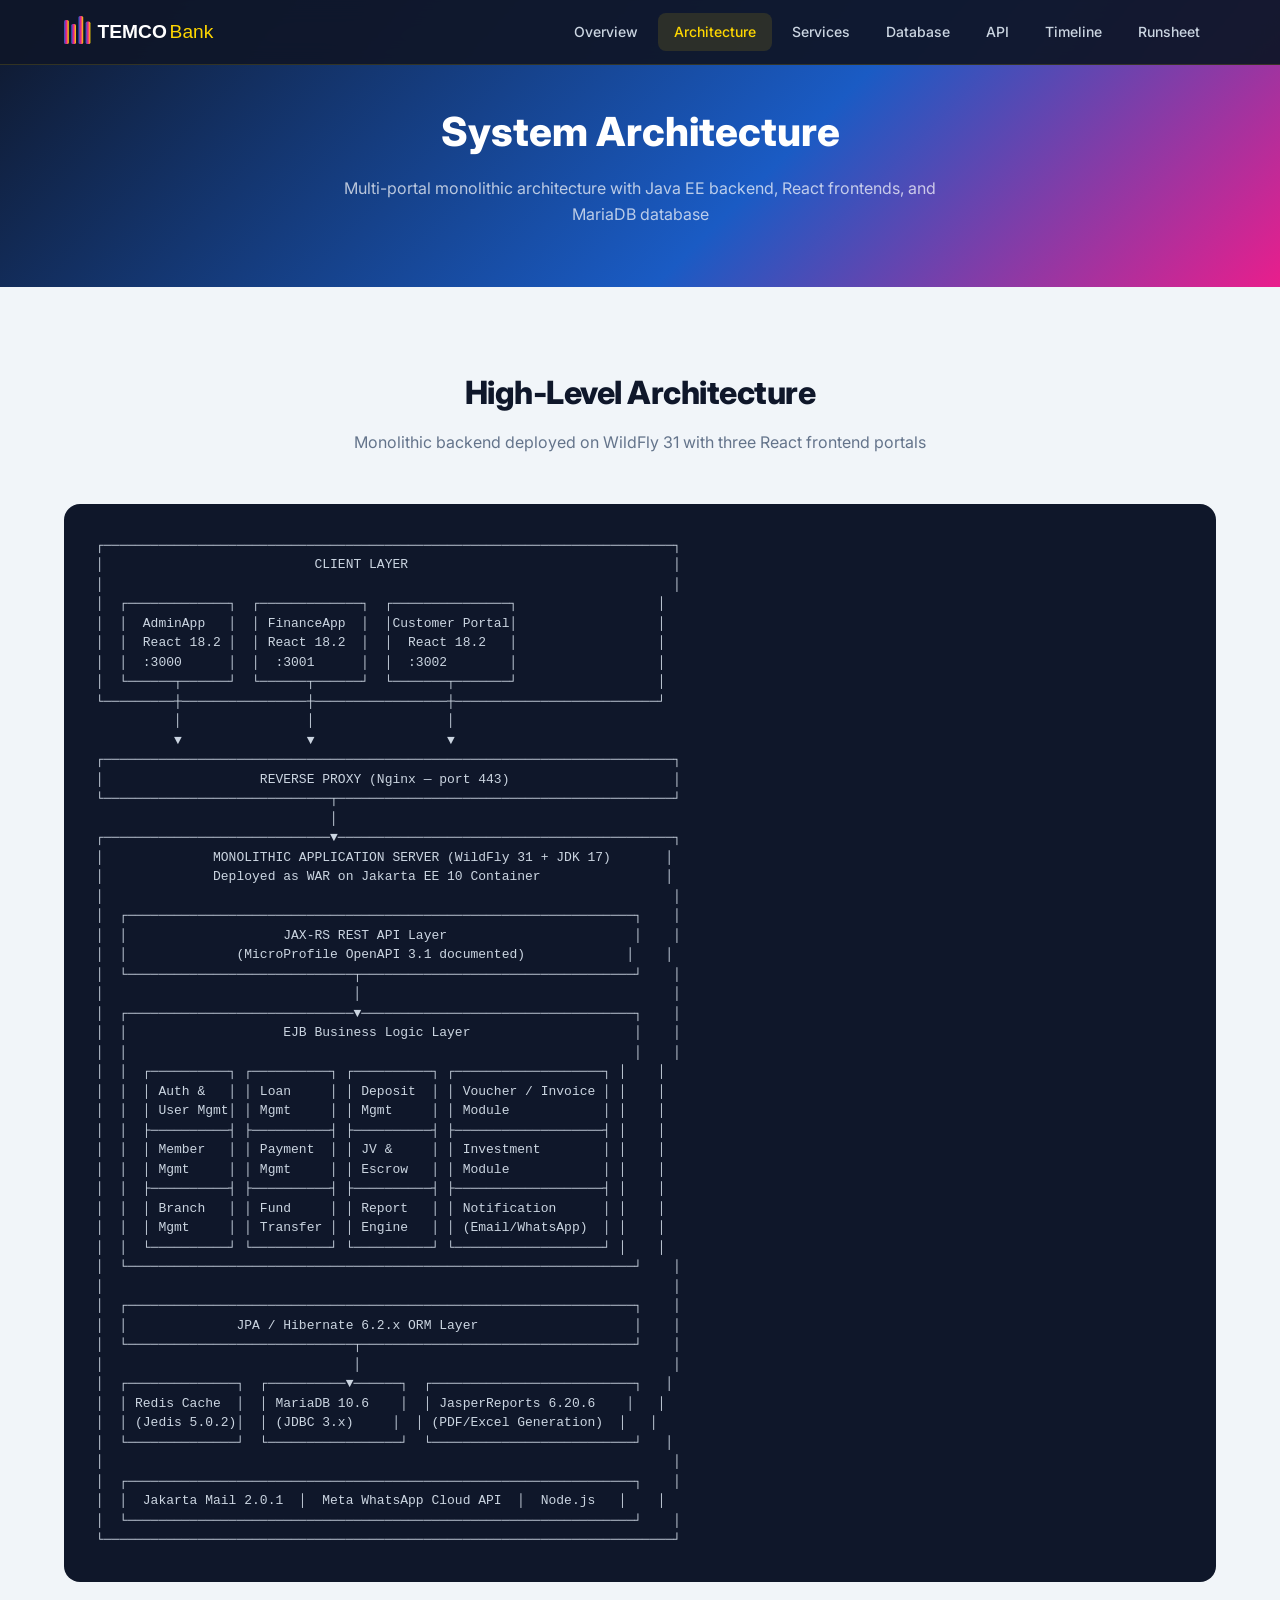
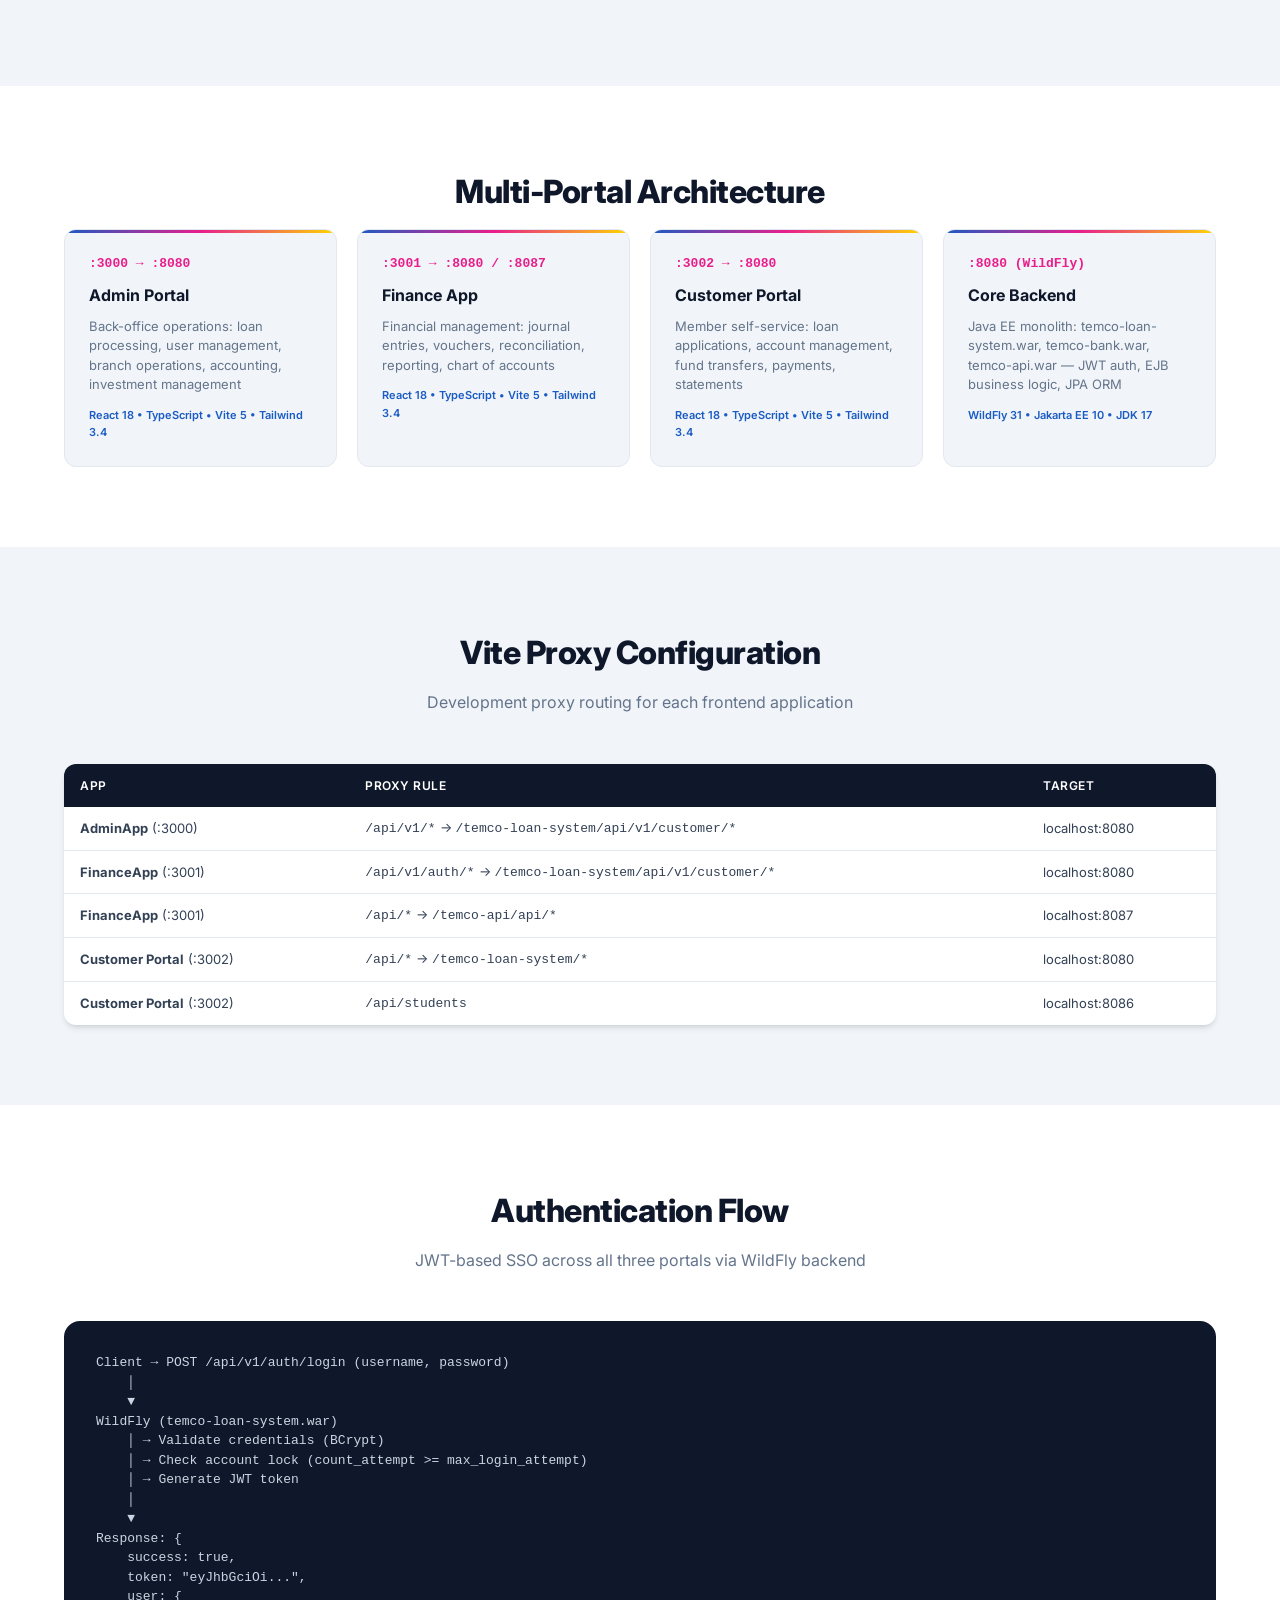
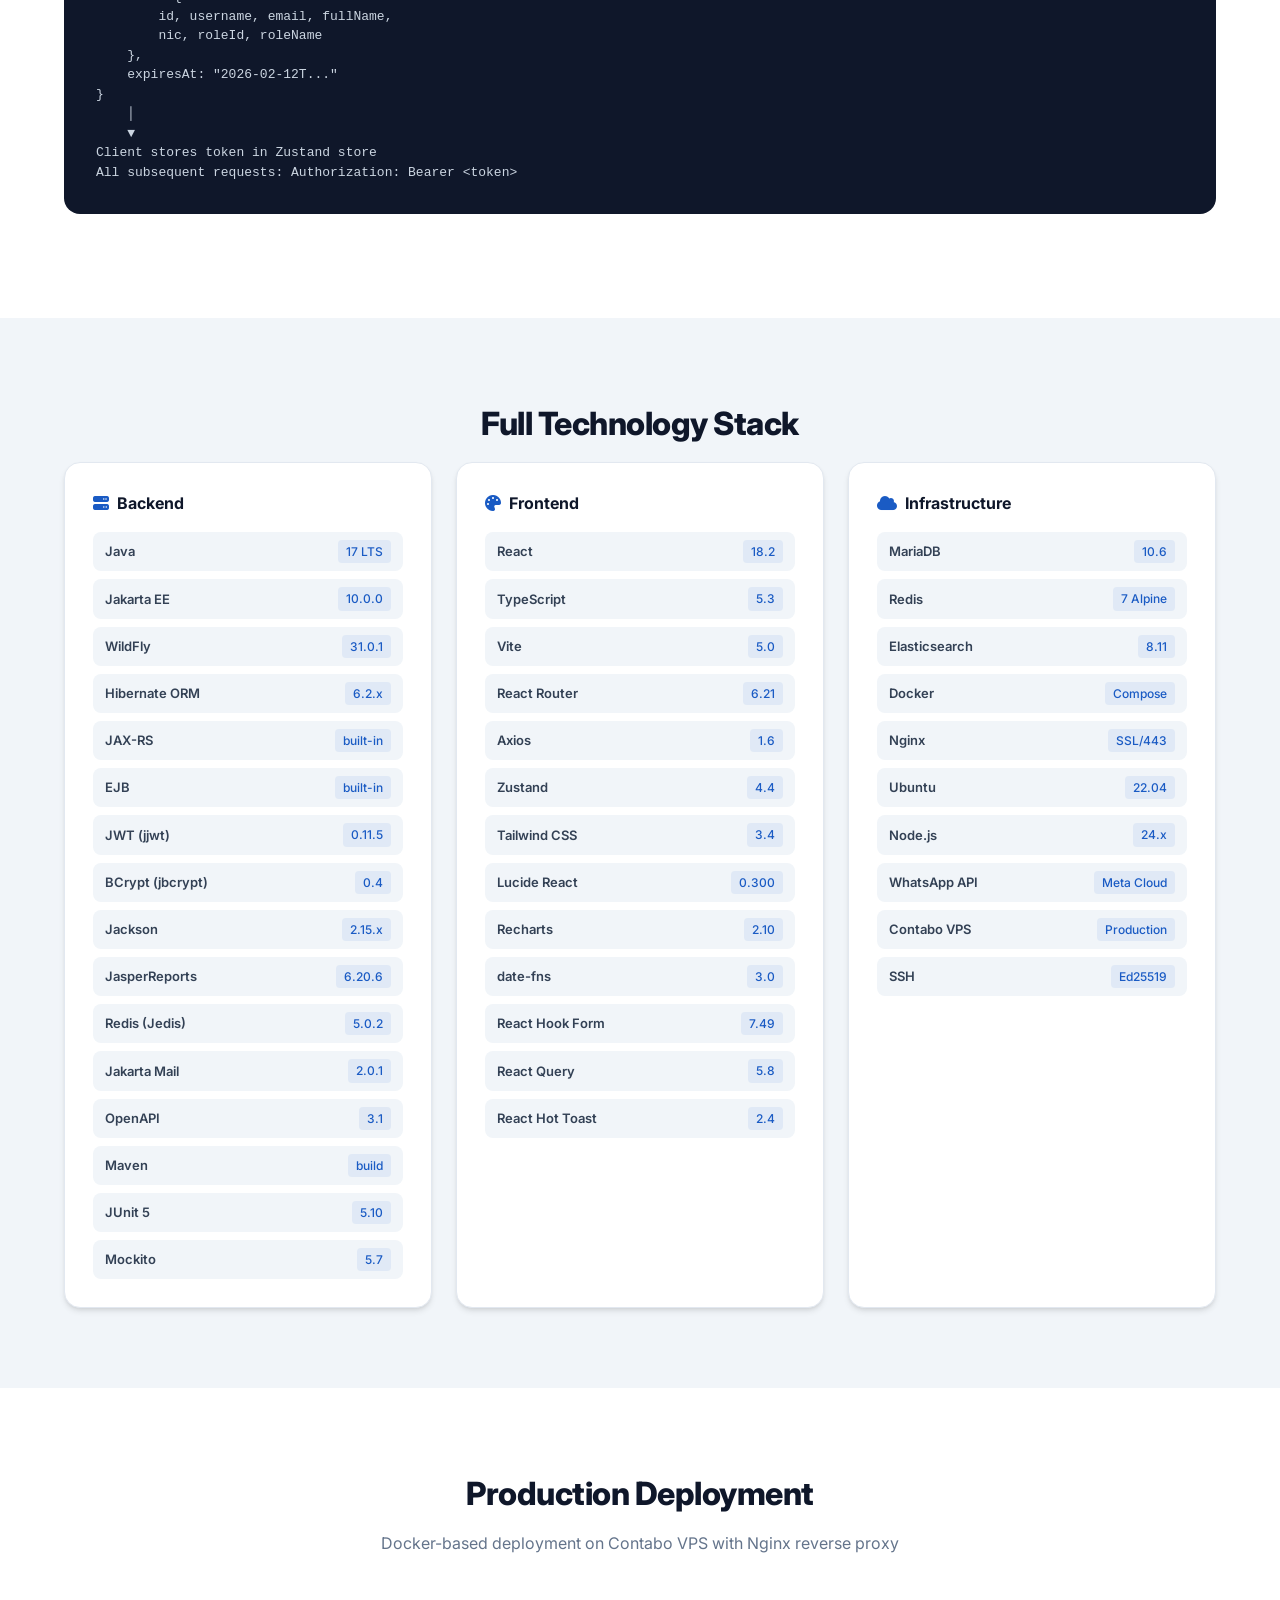
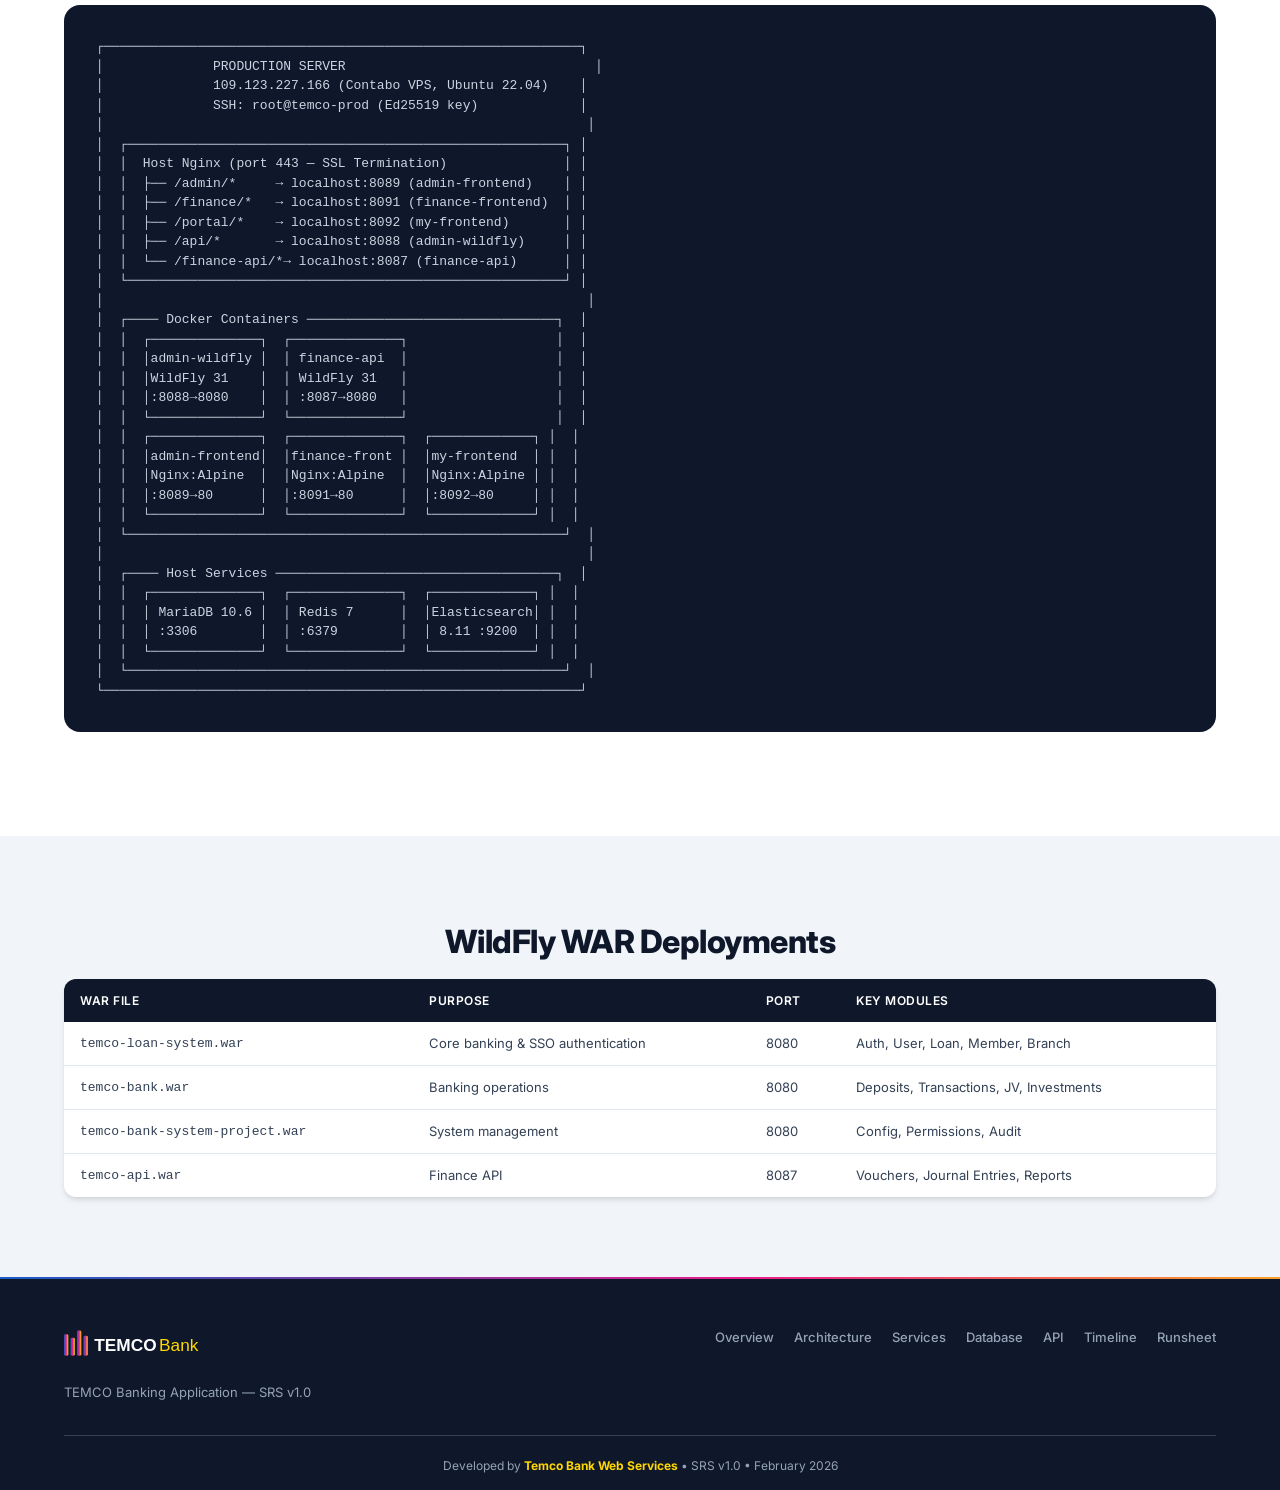
<file: architecture.html>
<!DOCTYPE html>
<html lang="en">
<head>
    <meta charset="UTF-8">
    <meta name="viewport" content="width=device-width, initial-scale=1.0">
    <title>Architecture — TEMCO Banking App SRS</title>
    <link rel="stylesheet" href="styles.css">
    <link href="https://fonts.googleapis.com/css2?family=Inter:wght@300;400;500;600;700;800;900&display=swap" rel="stylesheet">
    <link rel="stylesheet" href="https://cdnjs.cloudflare.com/ajax/libs/font-awesome/6.5.1/css/all.min.css">
</head>
<body>
    <nav class="top-nav" id="topNav">
        <div class="nav-container">
            <a href="index.html" class="nav-logo"><img src="logo.svg" alt="TEMCO Bank" class="logo-img"></a>
            <div class="nav-links" id="navLinks">
                <a href="index.html" class="nav-link">Overview</a>
                <a href="architecture.html" class="nav-link active">Architecture</a>
                <a href="features.html" class="nav-link">Services</a>
                <a href="database.html" class="nav-link">Database</a>
                <a href="api.html" class="nav-link">API</a>
                <a href="timeline.html" class="nav-link">Timeline</a>
                <a href="runsheet.html" class="nav-link">Runsheet</a>
            </div>
            <button class="nav-toggle" id="navToggle"><i class="fas fa-bars"></i></button>
        </div>
    </nav>

    <div class="page-hero">
        <h1>System Architecture</h1>
        <p>Multi-portal monolithic architecture with Java EE backend, React frontends, and MariaDB database</p>
    </div>

    <!-- High-Level Architecture -->
    <section class="section">
        <div class="container">
            <h2 class="section-title">High-Level Architecture</h2>
            <p class="section-desc">Monolithic backend deployed on WildFly 31 with three React frontend portals</p>
            <div class="arch-diagram">
<pre>
┌─────────────────────────────────────────────────────────────────────────┐
│                           CLIENT LAYER                                  │
│                                                                         │
│  ┌─────────────┐  ┌─────────────┐  ┌───────────────┐                  │
│  │  AdminApp   │  │ FinanceApp  │  │Customer Portal│                  │
│  │  React 18.2 │  │ React 18.2  │  │  React 18.2   │                  │
│  │  :3000      │  │  :3001      │  │  :3002        │                  │
│  └──────┬──────┘  └──────┬──────┘  └───────┬───────┘                  │
└─────────┼────────────────┼─────────────────┼──────────────────────────┘
          │                │                 │
          ▼                ▼                 ▼
┌─────────────────────────────────────────────────────────────────────────┐
│                    REVERSE PROXY (Nginx — port 443)                     │
└─────────────────────────────┬───────────────────────────────────────────┘
                              │
┌─────────────────────────────▼───────────────────────────────────────────┐
│              MONOLITHIC APPLICATION SERVER (WildFly 31 + JDK 17)       │
│              Deployed as WAR on Jakarta EE 10 Container                │
│                                                                         │
│  ┌─────────────────────────────────────────────────────────────────┐    │
│  │                    JAX-RS REST API Layer                        │    │
│  │              (MicroProfile OpenAPI 3.1 documented)             │    │
│  └─────────────────────────────┬───────────────────────────────────┘    │
│                                │                                        │
│  ┌─────────────────────────────▼───────────────────────────────────┐    │
│  │                    EJB Business Logic Layer                     │    │
│  │                                                                 │    │
│  │  ┌──────────┐ ┌──────────┐ ┌──────────┐ ┌───────────────────┐ │    │
│  │  │ Auth &   │ │ Loan     │ │ Deposit  │ │ Voucher / Invoice │ │    │
│  │  │ User Mgmt│ │ Mgmt     │ │ Mgmt     │ │ Module            │ │    │
│  │  ├──────────┤ ├──────────┤ ├──────────┤ ├───────────────────┤ │    │
│  │  │ Member   │ │ Payment  │ │ JV &     │ │ Investment        │ │    │
│  │  │ Mgmt     │ │ Mgmt     │ │ Escrow   │ │ Module            │ │    │
│  │  ├──────────┤ ├──────────┤ ├──────────┤ ├───────────────────┤ │    │
│  │  │ Branch   │ │ Fund     │ │ Report   │ │ Notification      │ │    │
│  │  │ Mgmt     │ │ Transfer │ │ Engine   │ │ (Email/WhatsApp)  │ │    │
│  │  └──────────┘ └──────────┘ └──────────┘ └───────────────────┘ │    │
│  └─────────────────────────────────────────────────────────────────┘    │
│                                                                         │
│  ┌─────────────────────────────────────────────────────────────────┐    │
│  │              JPA / Hibernate 6.2.x ORM Layer                    │    │
│  └─────────────────────────────┬───────────────────────────────────┘    │
│                                │                                        │
│  ┌──────────────┐  ┌──────────▼──────┐  ┌──────────────────────────┐   │
│  │ Redis Cache  │  │ MariaDB 10.6    │  │ JasperReports 6.20.6    │   │
│  │ (Jedis 5.0.2)│  │ (JDBC 3.x)     │  │ (PDF/Excel Generation)  │   │
│  └──────────────┘  └─────────────────┘  └──────────────────────────┘   │
│                                                                         │
│  ┌─────────────────────────────────────────────────────────────────┐    │
│  │  Jakarta Mail 2.0.1  │  Meta WhatsApp Cloud API  │  Node.js   │    │
│  └─────────────────────────────────────────────────────────────────┘    │
└─────────────────────────────────────────────────────────────────────────┘
</pre>
            </div>
        </div>
    </section>

    <!-- Portal Architecture -->
    <section class="section section-alt">
        <div class="container">
            <h2 class="section-title">Multi-Portal Architecture</h2>
            <div class="component-grid">
                <div class="component-card">
                    <div class="component-port">:3000 → :8080</div>
                    <h4>Admin Portal</h4>
                    <p>Back-office operations: loan processing, user management, branch operations, accounting, investment management</p>
                    <div class="component-tech">React 18 • TypeScript • Vite 5 • Tailwind 3.4</div>
                </div>
                <div class="component-card">
                    <div class="component-port">:3001 → :8080 / :8087</div>
                    <h4>Finance App</h4>
                    <p>Financial management: journal entries, vouchers, reconciliation, reporting, chart of accounts</p>
                    <div class="component-tech">React 18 • TypeScript • Vite 5 • Tailwind 3.4</div>
                </div>
                <div class="component-card">
                    <div class="component-port">:3002 → :8080</div>
                    <h4>Customer Portal</h4>
                    <p>Member self-service: loan applications, account management, fund transfers, payments, statements</p>
                    <div class="component-tech">React 18 • TypeScript • Vite 5 • Tailwind 3.4</div>
                </div>
                <div class="component-card">
                    <div class="component-port">:8080 (WildFly)</div>
                    <h4>Core Backend</h4>
                    <p>Java EE monolith: temco-loan-system.war, temco-bank.war, temco-api.war — JWT auth, EJB business logic, JPA ORM</p>
                    <div class="component-tech">WildFly 31 • Jakarta EE 10 • JDK 17</div>
                </div>
            </div>
        </div>
    </section>

    <!-- Vite Proxy Configuration -->
    <section class="section">
        <div class="container">
            <h2 class="section-title">Vite Proxy Configuration</h2>
            <p class="section-desc">Development proxy routing for each frontend application</p>
            <table class="data-table">
                <thead>
                    <tr><th>App</th><th>Proxy Rule</th><th>Target</th></tr>
                </thead>
                <tbody>
                    <tr><td><strong>AdminApp</strong> (:3000)</td><td><code>/api/v1/*</code> → <code>/temco-loan-system/api/v1/customer/*</code></td><td>localhost:8080</td></tr>
                    <tr><td><strong>FinanceApp</strong> (:3001)</td><td><code>/api/v1/auth/*</code> → <code>/temco-loan-system/api/v1/customer/*</code></td><td>localhost:8080</td></tr>
                    <tr><td><strong>FinanceApp</strong> (:3001)</td><td><code>/api/*</code> → <code>/temco-api/api/*</code></td><td>localhost:8087</td></tr>
                    <tr><td><strong>Customer Portal</strong> (:3002)</td><td><code>/api/*</code> → <code>/temco-loan-system/*</code></td><td>localhost:8080</td></tr>
                    <tr><td><strong>Customer Portal</strong> (:3002)</td><td><code>/api/students</code></td><td>localhost:8086</td></tr>
                </tbody>
            </table>
        </div>
    </section>

    <!-- Authentication Flow -->
    <section class="section section-alt">
        <div class="container">
            <h2 class="section-title">Authentication Flow</h2>
            <p class="section-desc">JWT-based SSO across all three portals via WildFly backend</p>
            <div class="arch-diagram">
<pre>
Client → POST /api/v1/auth/login (username, password)
    │
    ▼
WildFly (temco-loan-system.war)
    │ → Validate credentials (BCrypt)
    │ → Check account lock (count_attempt >= max_login_attempt)
    │ → Generate JWT token
    │
    ▼
Response: {
    success: true,
    token: "eyJhbGciOi...",
    user: {
        id, username, email, fullName,
        nic, roleId, roleName
    },
    expiresAt: "2026-02-12T..."
}
    │
    ▼
Client stores token in Zustand store
All subsequent requests: Authorization: Bearer &lt;token&gt;
</pre>
            </div>
        </div>
    </section>

    <!-- Technology Stack Detail -->
    <section class="section">
        <div class="container">
            <h2 class="section-title">Full Technology Stack</h2>
            <div class="stack-grid">
                <div class="stack-group">
                    <h3><i class="fas fa-server"></i> Backend</h3>
                    <div class="stack-items">
                        <div class="stack-item"><span class="stack-name">Java</span><span class="stack-ver">17 LTS</span></div>
                        <div class="stack-item"><span class="stack-name">Jakarta EE</span><span class="stack-ver">10.0.0</span></div>
                        <div class="stack-item"><span class="stack-name">WildFly</span><span class="stack-ver">31.0.1</span></div>
                        <div class="stack-item"><span class="stack-name">Hibernate ORM</span><span class="stack-ver">6.2.x</span></div>
                        <div class="stack-item"><span class="stack-name">JAX-RS</span><span class="stack-ver">built-in</span></div>
                        <div class="stack-item"><span class="stack-name">EJB</span><span class="stack-ver">built-in</span></div>
                        <div class="stack-item"><span class="stack-name">JWT (jjwt)</span><span class="stack-ver">0.11.5</span></div>
                        <div class="stack-item"><span class="stack-name">BCrypt (jbcrypt)</span><span class="stack-ver">0.4</span></div>
                        <div class="stack-item"><span class="stack-name">Jackson</span><span class="stack-ver">2.15.x</span></div>
                        <div class="stack-item"><span class="stack-name">JasperReports</span><span class="stack-ver">6.20.6</span></div>
                        <div class="stack-item"><span class="stack-name">Redis (Jedis)</span><span class="stack-ver">5.0.2</span></div>
                        <div class="stack-item"><span class="stack-name">Jakarta Mail</span><span class="stack-ver">2.0.1</span></div>
                        <div class="stack-item"><span class="stack-name">OpenAPI</span><span class="stack-ver">3.1</span></div>
                        <div class="stack-item"><span class="stack-name">Maven</span><span class="stack-ver">build</span></div>
                        <div class="stack-item"><span class="stack-name">JUnit 5</span><span class="stack-ver">5.10</span></div>
                        <div class="stack-item"><span class="stack-name">Mockito</span><span class="stack-ver">5.7</span></div>
                    </div>
                </div>
                <div class="stack-group">
                    <h3><i class="fas fa-palette"></i> Frontend</h3>
                    <div class="stack-items">
                        <div class="stack-item"><span class="stack-name">React</span><span class="stack-ver">18.2</span></div>
                        <div class="stack-item"><span class="stack-name">TypeScript</span><span class="stack-ver">5.3</span></div>
                        <div class="stack-item"><span class="stack-name">Vite</span><span class="stack-ver">5.0</span></div>
                        <div class="stack-item"><span class="stack-name">React Router</span><span class="stack-ver">6.21</span></div>
                        <div class="stack-item"><span class="stack-name">Axios</span><span class="stack-ver">1.6</span></div>
                        <div class="stack-item"><span class="stack-name">Zustand</span><span class="stack-ver">4.4</span></div>
                        <div class="stack-item"><span class="stack-name">Tailwind CSS</span><span class="stack-ver">3.4</span></div>
                        <div class="stack-item"><span class="stack-name">Lucide React</span><span class="stack-ver">0.300</span></div>
                        <div class="stack-item"><span class="stack-name">Recharts</span><span class="stack-ver">2.10</span></div>
                        <div class="stack-item"><span class="stack-name">date-fns</span><span class="stack-ver">3.0</span></div>
                        <div class="stack-item"><span class="stack-name">React Hook Form</span><span class="stack-ver">7.49</span></div>
                        <div class="stack-item"><span class="stack-name">React Query</span><span class="stack-ver">5.8</span></div>
                        <div class="stack-item"><span class="stack-name">React Hot Toast</span><span class="stack-ver">2.4</span></div>
                    </div>
                </div>
                <div class="stack-group">
                    <h3><i class="fas fa-cloud"></i> Infrastructure</h3>
                    <div class="stack-items">
                        <div class="stack-item"><span class="stack-name">MariaDB</span><span class="stack-ver">10.6</span></div>
                        <div class="stack-item"><span class="stack-name">Redis</span><span class="stack-ver">7 Alpine</span></div>
                        <div class="stack-item"><span class="stack-name">Elasticsearch</span><span class="stack-ver">8.11</span></div>
                        <div class="stack-item"><span class="stack-name">Docker</span><span class="stack-ver">Compose</span></div>
                        <div class="stack-item"><span class="stack-name">Nginx</span><span class="stack-ver">SSL/443</span></div>
                        <div class="stack-item"><span class="stack-name">Ubuntu</span><span class="stack-ver">22.04</span></div>
                        <div class="stack-item"><span class="stack-name">Node.js</span><span class="stack-ver">24.x</span></div>
                        <div class="stack-item"><span class="stack-name">WhatsApp API</span><span class="stack-ver">Meta Cloud</span></div>
                        <div class="stack-item"><span class="stack-name">Contabo VPS</span><span class="stack-ver">Production</span></div>
                        <div class="stack-item"><span class="stack-name">SSH</span><span class="stack-ver">Ed25519</span></div>
                    </div>
                </div>
            </div>
        </div>
    </section>

    <!-- Production Deployment -->
    <section class="section section-alt">
        <div class="container">
            <h2 class="section-title">Production Deployment</h2>
            <p class="section-desc">Docker-based deployment on Contabo VPS with Nginx reverse proxy</p>
            <div class="arch-diagram">
<pre>
┌─────────────────────────────────────────────────────────────┐
│              PRODUCTION SERVER                                │
│              109.123.227.166 (Contabo VPS, Ubuntu 22.04)    │
│              SSH: root@temco-prod (Ed25519 key)             │
│                                                              │
│  ┌────────────────────────────────────────────────────────┐ │
│  │  Host Nginx (port 443 — SSL Termination)               │ │
│  │  ├── /admin/*     → localhost:8089 (admin-frontend)    │ │
│  │  ├── /finance/*   → localhost:8091 (finance-frontend)  │ │
│  │  ├── /portal/*    → localhost:8092 (my-frontend)       │ │
│  │  ├── /api/*       → localhost:8088 (admin-wildfly)     │ │
│  │  └── /finance-api/*→ localhost:8087 (finance-api)      │ │
│  └────────────────────────────────────────────────────────┘ │
│                                                              │
│  ┌──── Docker Containers ────────────────────────────────┐  │
│  │  ┌──────────────┐  ┌──────────────┐                   │  │
│  │  │admin-wildfly │  │ finance-api  │                   │  │
│  │  │WildFly 31    │  │ WildFly 31   │                   │  │
│  │  │:8088→8080    │  │ :8087→8080   │                   │  │
│  │  └──────────────┘  └──────────────┘                   │  │
│  │  ┌──────────────┐  ┌──────────────┐  ┌─────────────┐ │  │
│  │  │admin-frontend│  │finance-front │  │my-frontend  │ │  │
│  │  │Nginx:Alpine  │  │Nginx:Alpine  │  │Nginx:Alpine │ │  │
│  │  │:8089→80      │  │:8091→80      │  │:8092→80     │ │  │
│  │  └──────────────┘  └──────────────┘  └─────────────┘ │  │
│  └────────────────────────────────────────────────────────┘  │
│                                                              │
│  ┌──── Host Services ────────────────────────────────────┐  │
│  │  ┌──────────────┐  ┌──────────────┐  ┌─────────────┐ │  │
│  │  │ MariaDB 10.6 │  │ Redis 7      │  │Elasticsearch│ │  │
│  │  │ :3306        │  │ :6379        │  │ 8.11 :9200  │ │  │
│  │  └──────────────┘  └──────────────┘  └─────────────┘ │  │
│  └────────────────────────────────────────────────────────┘  │
└─────────────────────────────────────────────────────────────┘
</pre>
            </div>
        </div>
    </section>

    <!-- WAR Deployments -->
    <section class="section">
        <div class="container">
            <h2 class="section-title">WildFly WAR Deployments</h2>
            <table class="data-table">
                <thead>
                    <tr><th>WAR File</th><th>Purpose</th><th>Port</th><th>Key Modules</th></tr>
                </thead>
                <tbody>
                    <tr><td><code>temco-loan-system.war</code></td><td>Core banking & SSO authentication</td><td>8080</td><td>Auth, User, Loan, Member, Branch</td></tr>
                    <tr><td><code>temco-bank.war</code></td><td>Banking operations</td><td>8080</td><td>Deposits, Transactions, JV, Investments</td></tr>
                    <tr><td><code>temco-bank-system-project.war</code></td><td>System management</td><td>8080</td><td>Config, Permissions, Audit</td></tr>
                    <tr><td><code>temco-api.war</code></td><td>Finance API</td><td>8087</td><td>Vouchers, Journal Entries, Reports</td></tr>
                </tbody>
            </table>
        </div>
    </section>

    <footer class="footer">
        <div class="container">
            <div class="footer-content">
                <div class="footer-brand">
                    <img src="logo.svg" alt="TEMCO Bank" class="footer-logo">
                    <p>TEMCO Banking Application — SRS v1.0</p>
                </div>
                <div class="footer-links">
                    <a href="index.html">Overview</a>
                    <a href="architecture.html">Architecture</a>
                    <a href="features.html">Services</a>
                    <a href="database.html">Database</a>
                    <a href="api.html">API</a>
                    <a href="timeline.html">Timeline</a>
                    <a href="runsheet.html">Runsheet</a>
                </div>
            </div>
            <div class="footer-bottom">
                <p>Developed by <strong>Temco Bank Web Services</strong> &bull; SRS v1.0 &bull; February 2026</p>
            </div>
        </div>
    </footer>
    <script src="script.js"></script>
</body>
</html>
</file>
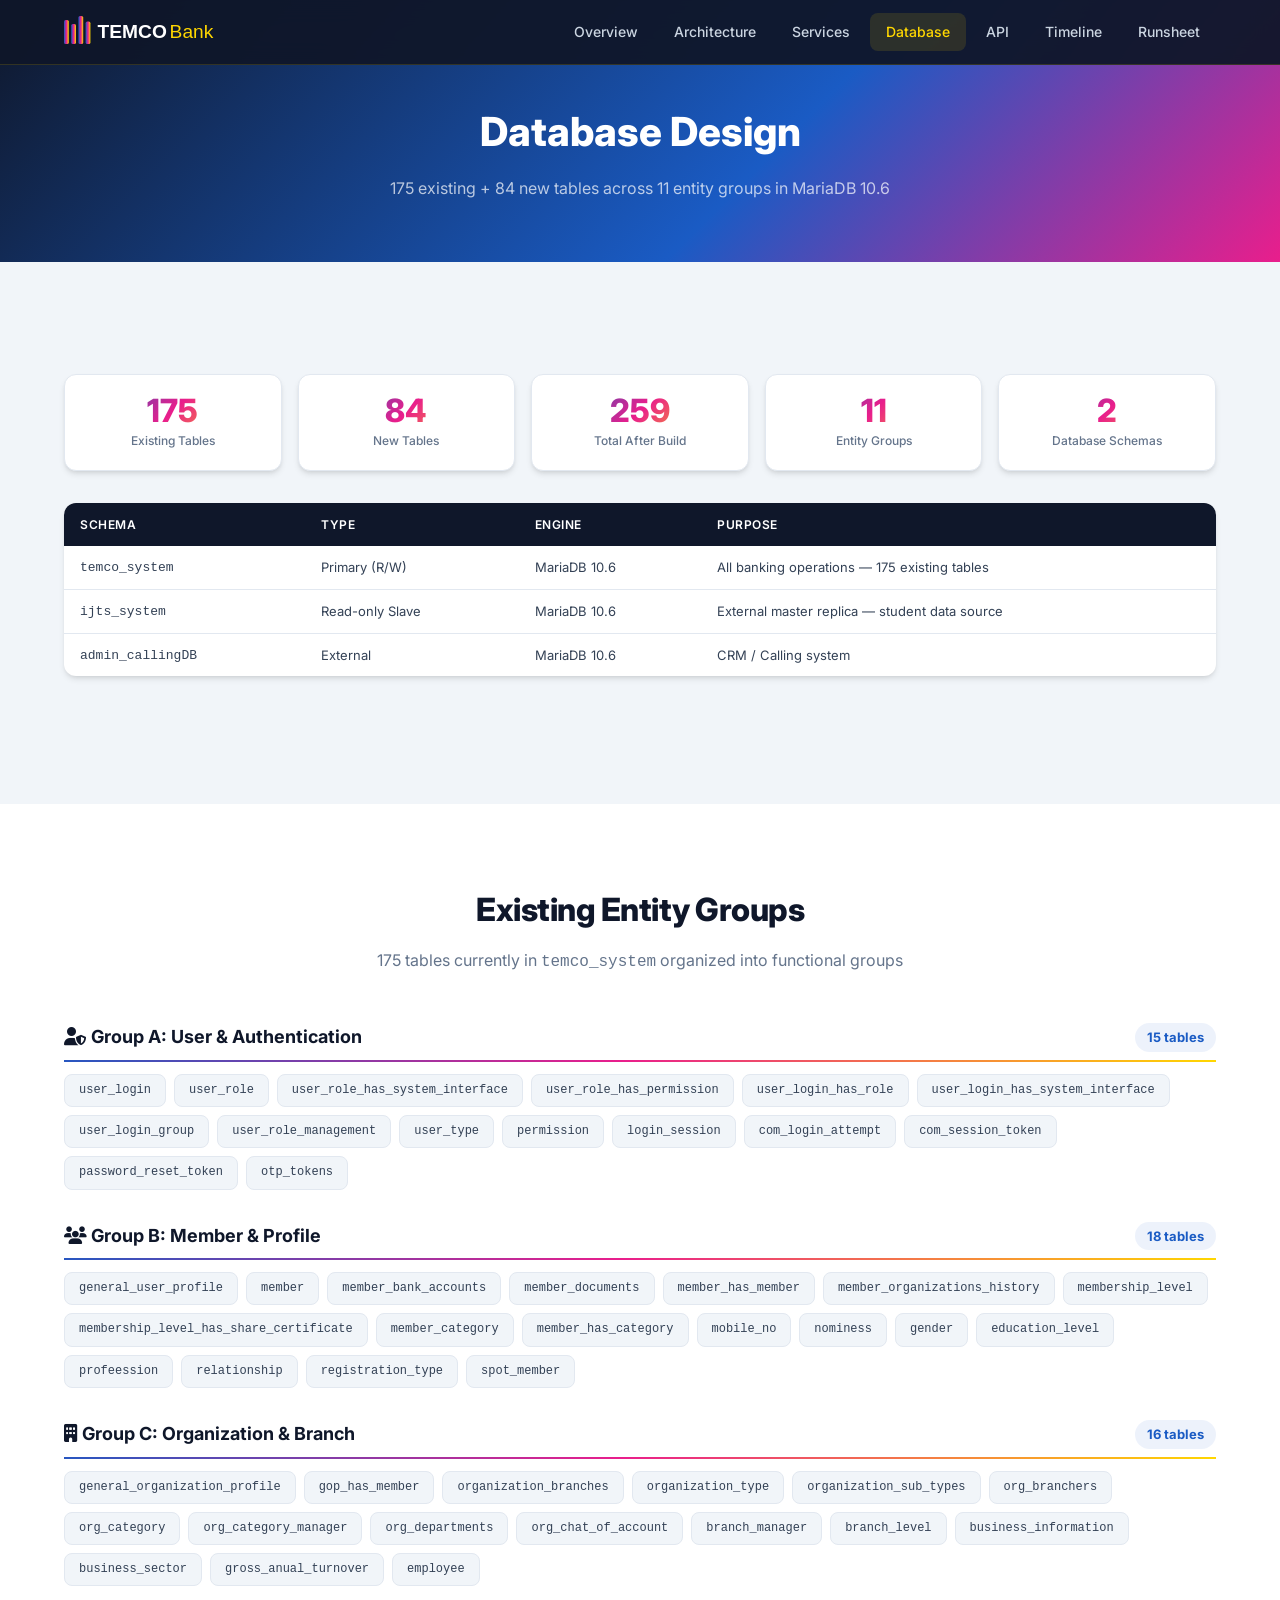
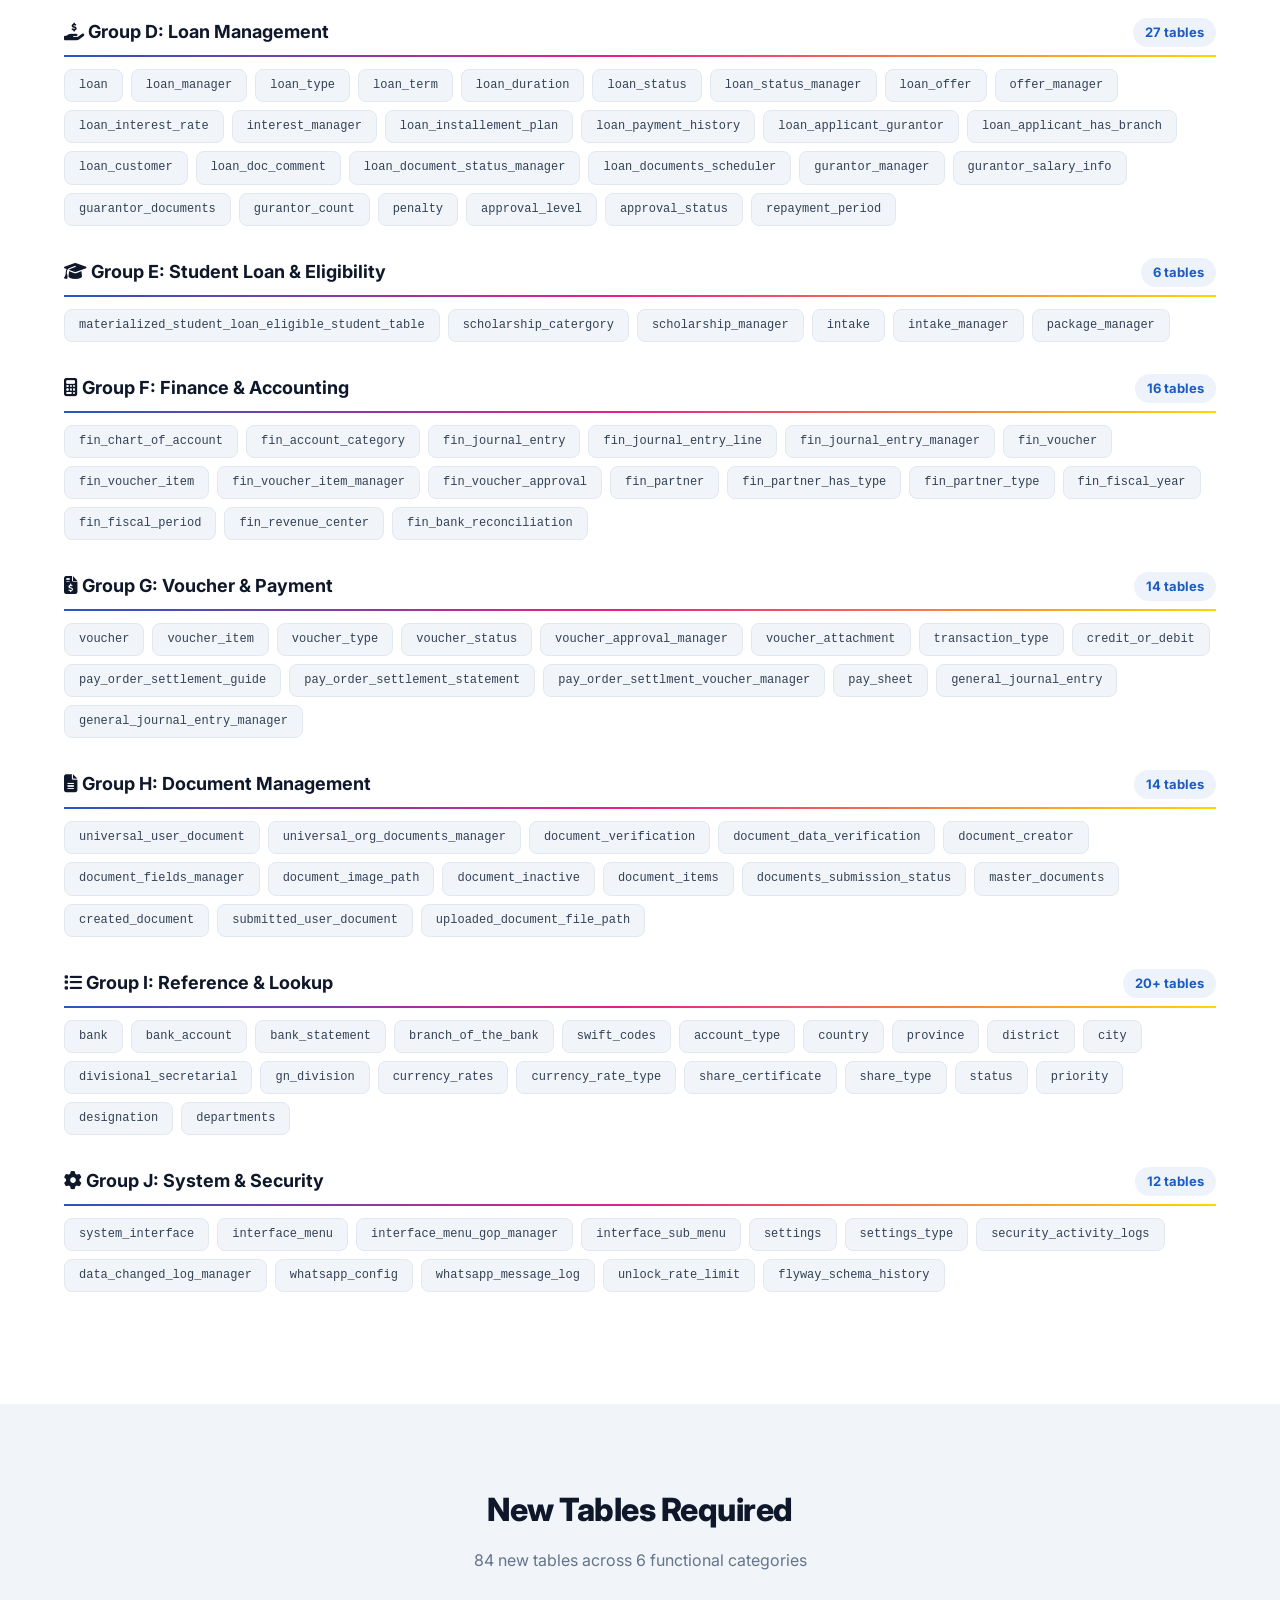
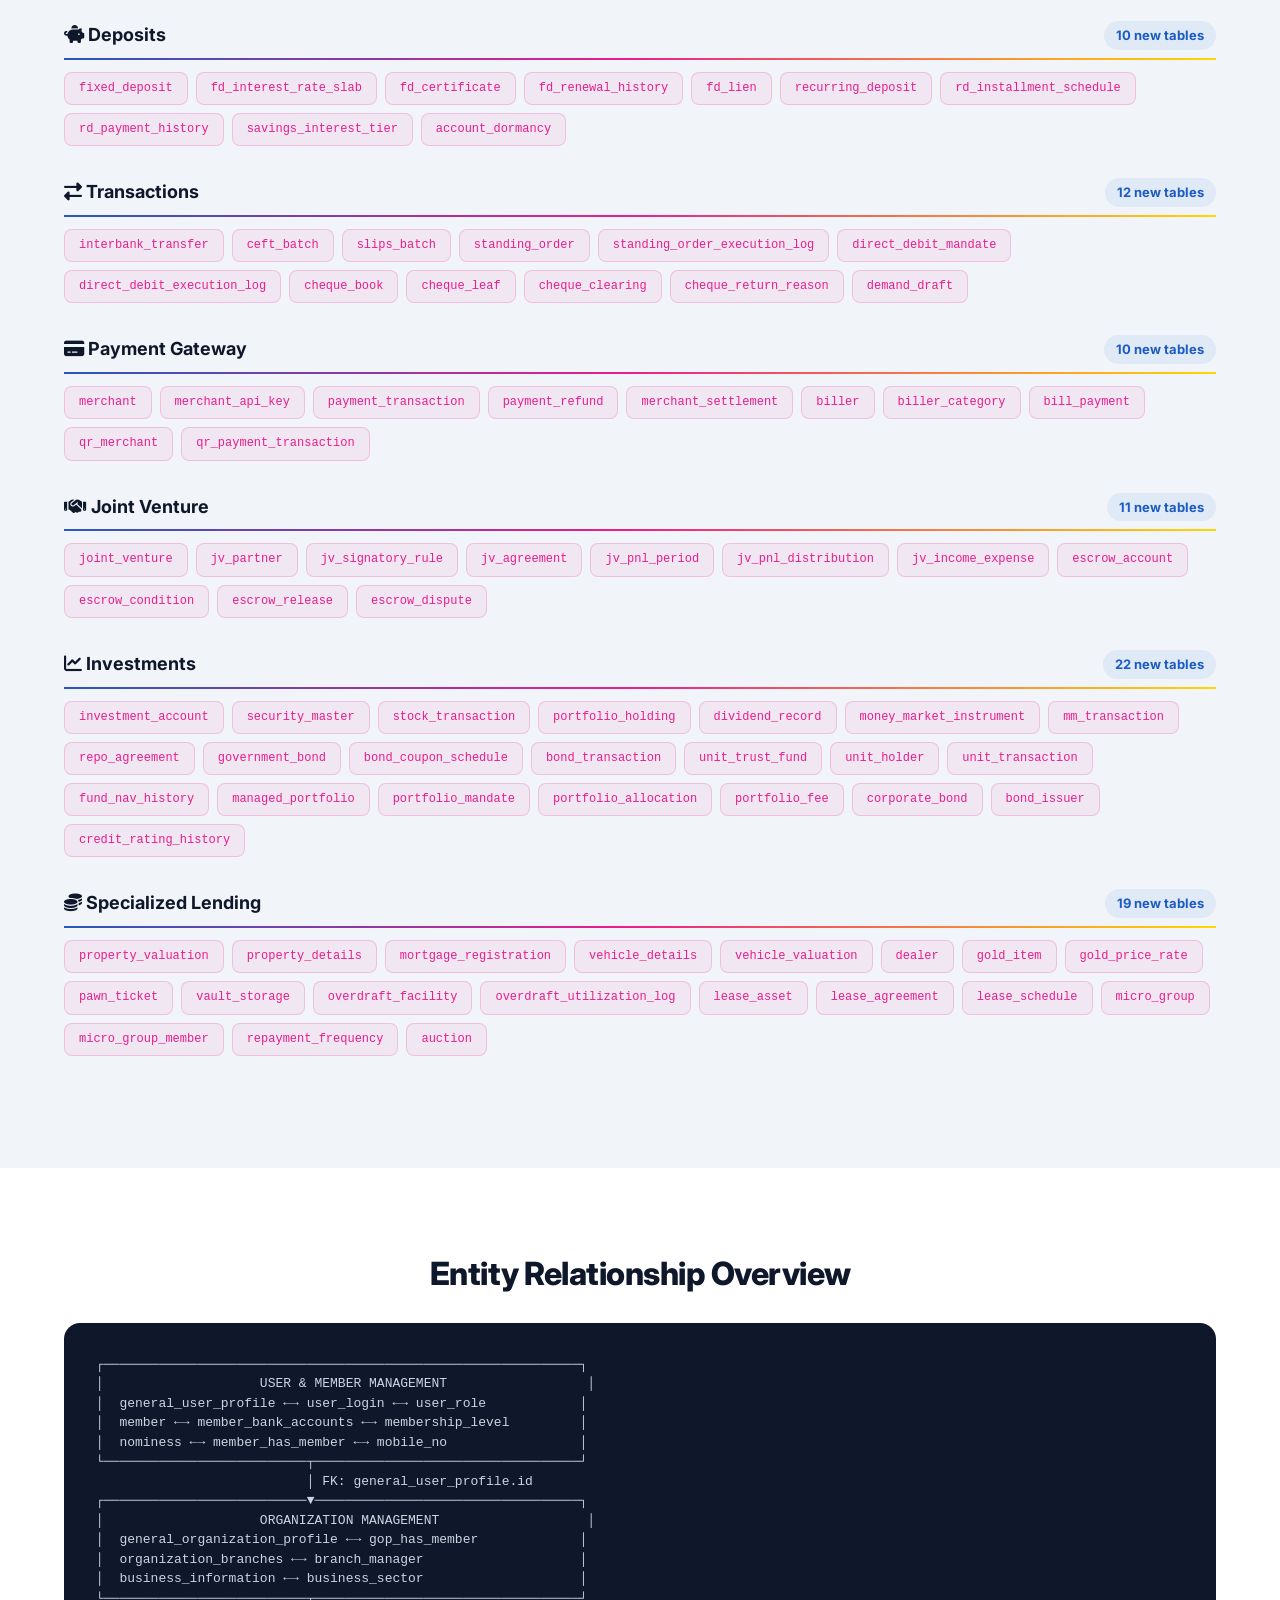
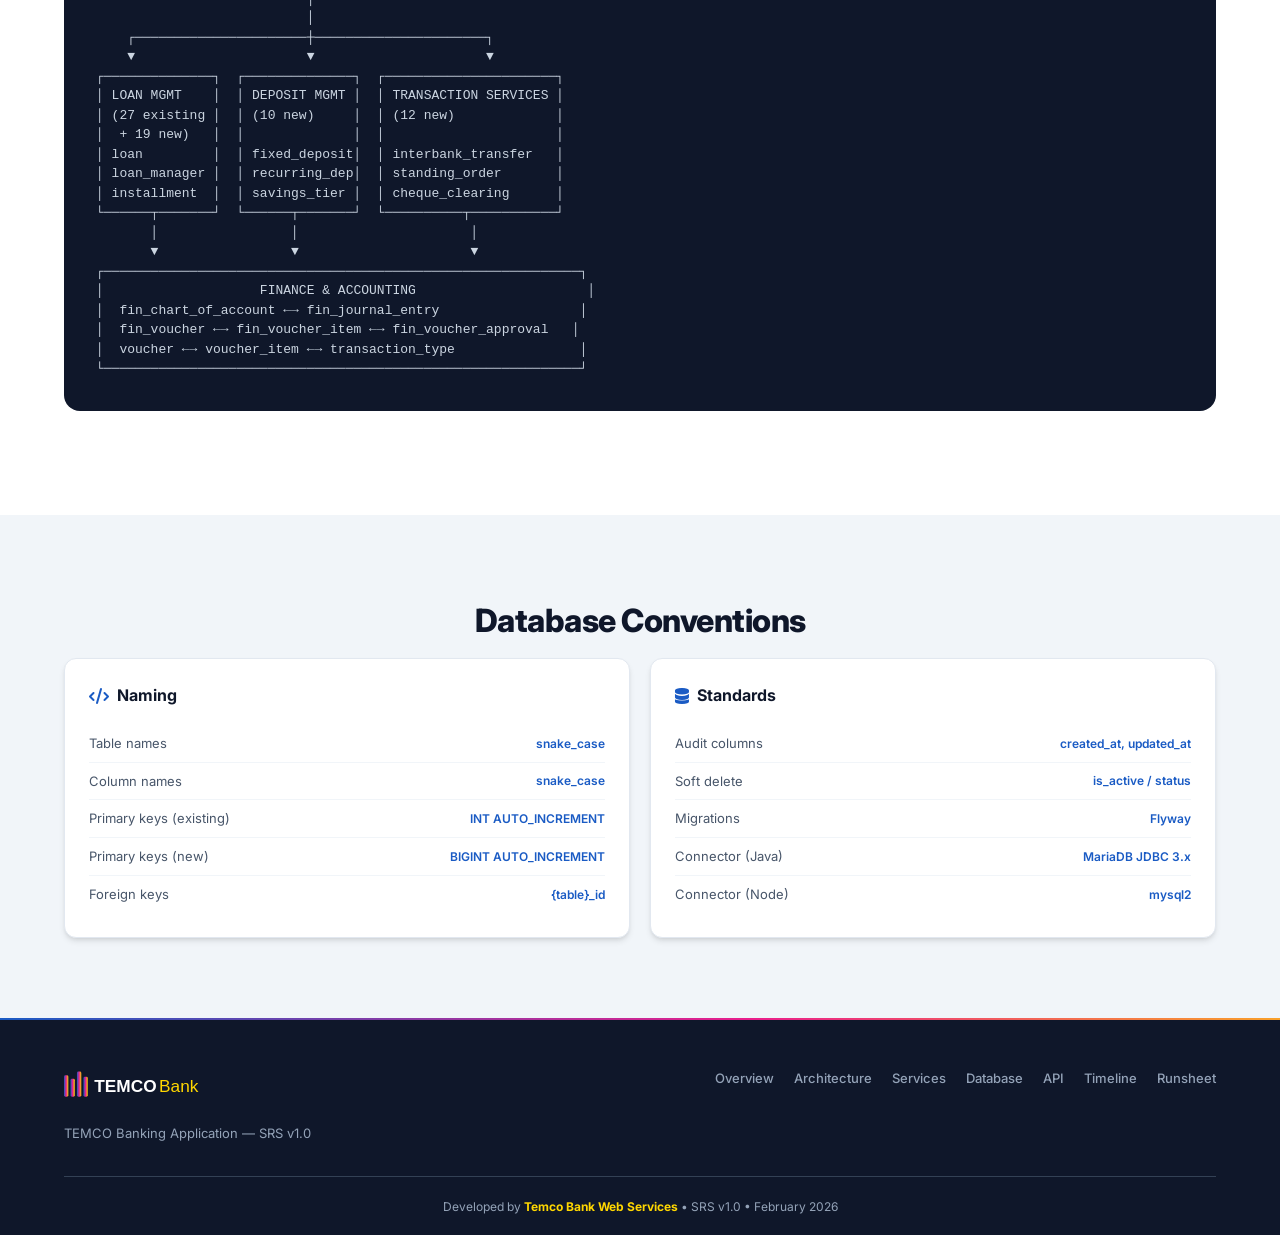
<file: database.html>
<!DOCTYPE html>
<html lang="en">
<head>
    <meta charset="UTF-8">
    <meta name="viewport" content="width=device-width, initial-scale=1.0">
    <title>Database — TEMCO Banking App SRS</title>
    <link rel="stylesheet" href="styles.css">
    <link href="https://fonts.googleapis.com/css2?family=Inter:wght@300;400;500;600;700;800;900&display=swap" rel="stylesheet">
    <link rel="stylesheet" href="https://cdnjs.cloudflare.com/ajax/libs/font-awesome/6.5.1/css/all.min.css">
</head>
<body>
    <nav class="top-nav" id="topNav">
        <div class="nav-container">
            <a href="index.html" class="nav-logo"><img src="logo.svg" alt="TEMCO Bank" class="logo-img"></a>
            <div class="nav-links" id="navLinks">
                <a href="index.html" class="nav-link">Overview</a>
                <a href="architecture.html" class="nav-link">Architecture</a>
                <a href="features.html" class="nav-link">Services</a>
                <a href="database.html" class="nav-link active">Database</a>
                <a href="api.html" class="nav-link">API</a>
                <a href="timeline.html" class="nav-link">Timeline</a>
                <a href="runsheet.html" class="nav-link">Runsheet</a>
            </div>
            <button class="nav-toggle" id="navToggle"><i class="fas fa-bars"></i></button>
        </div>
    </nav>

    <div class="page-hero">
        <h1>Database Design</h1>
        <p>175 existing + 84 new tables across 11 entity groups in MariaDB 10.6</p>
    </div>

    <!-- Summary -->
    <section class="section">
        <div class="container">
            <div class="summary-bar">
                <div class="summary-stat"><div class="stat-num">175</div><div class="stat-lbl">Existing Tables</div></div>
                <div class="summary-stat"><div class="stat-num">84</div><div class="stat-lbl">New Tables</div></div>
                <div class="summary-stat"><div class="stat-num">259</div><div class="stat-lbl">Total After Build</div></div>
                <div class="summary-stat"><div class="stat-num">11</div><div class="stat-lbl">Entity Groups</div></div>
                <div class="summary-stat"><div class="stat-num">2</div><div class="stat-lbl">Database Schemas</div></div>
            </div>

            <table class="data-table mb-48">
                <thead><tr><th>Schema</th><th>Type</th><th>Engine</th><th>Purpose</th></tr></thead>
                <tbody>
                    <tr><td><code>temco_system</code></td><td>Primary (R/W)</td><td>MariaDB 10.6</td><td>All banking operations — 175 existing tables</td></tr>
                    <tr><td><code>ijts_system</code></td><td>Read-only Slave</td><td>MariaDB 10.6</td><td>External master replica — student data source</td></tr>
                    <tr><td><code>admin_callingDB</code></td><td>External</td><td>MariaDB 10.6</td><td>CRM / Calling system</td></tr>
                </tbody>
            </table>
        </div>
    </section>

    <!-- Existing Entity Groups -->
    <section class="section section-alt">
        <div class="container">
            <h2 class="section-title">Existing Entity Groups</h2>
            <p class="section-desc">175 tables currently in <code>temco_system</code> organized into functional groups</p>

            <div class="db-group">
                <div class="db-group-header"><h3><i class="fas fa-user-shield"></i> Group A: User &amp; Authentication</h3><span class="db-count">15 tables</span></div>
                <div class="db-table-list">
                    <span class="db-tag">user_login</span><span class="db-tag">user_role</span><span class="db-tag">user_role_has_system_interface</span>
                    <span class="db-tag">user_role_has_permission</span><span class="db-tag">user_login_has_role</span><span class="db-tag">user_login_has_system_interface</span>
                    <span class="db-tag">user_login_group</span><span class="db-tag">user_role_management</span><span class="db-tag">user_type</span>
                    <span class="db-tag">permission</span><span class="db-tag">login_session</span><span class="db-tag">com_login_attempt</span>
                    <span class="db-tag">com_session_token</span><span class="db-tag">password_reset_token</span><span class="db-tag">otp_tokens</span>
                </div>
            </div>

            <div class="db-group">
                <div class="db-group-header"><h3><i class="fas fa-users"></i> Group B: Member &amp; Profile</h3><span class="db-count">18 tables</span></div>
                <div class="db-table-list">
                    <span class="db-tag">general_user_profile</span><span class="db-tag">member</span><span class="db-tag">member_bank_accounts</span>
                    <span class="db-tag">member_documents</span><span class="db-tag">member_has_member</span><span class="db-tag">member_organizations_history</span>
                    <span class="db-tag">membership_level</span><span class="db-tag">membership_level_has_share_certificate</span><span class="db-tag">member_category</span>
                    <span class="db-tag">member_has_category</span><span class="db-tag">mobile_no</span><span class="db-tag">nominess</span>
                    <span class="db-tag">gender</span><span class="db-tag">education_level</span><span class="db-tag">profeession</span>
                    <span class="db-tag">relationship</span><span class="db-tag">registration_type</span><span class="db-tag">spot_member</span>
                </div>
            </div>

            <div class="db-group">
                <div class="db-group-header"><h3><i class="fas fa-building"></i> Group C: Organization &amp; Branch</h3><span class="db-count">16 tables</span></div>
                <div class="db-table-list">
                    <span class="db-tag">general_organization_profile</span><span class="db-tag">gop_has_member</span><span class="db-tag">organization_branches</span>
                    <span class="db-tag">organization_type</span><span class="db-tag">organization_sub_types</span><span class="db-tag">org_branchers</span>
                    <span class="db-tag">org_category</span><span class="db-tag">org_category_manager</span><span class="db-tag">org_departments</span>
                    <span class="db-tag">org_chat_of_account</span><span class="db-tag">branch_manager</span><span class="db-tag">branch_level</span>
                    <span class="db-tag">business_information</span><span class="db-tag">business_sector</span><span class="db-tag">gross_anual_turnover</span>
                    <span class="db-tag">employee</span>
                </div>
            </div>

            <div class="db-group">
                <div class="db-group-header"><h3><i class="fas fa-hand-holding-usd"></i> Group D: Loan Management</h3><span class="db-count">27 tables</span></div>
                <div class="db-table-list">
                    <span class="db-tag">loan</span><span class="db-tag">loan_manager</span><span class="db-tag">loan_type</span>
                    <span class="db-tag">loan_term</span><span class="db-tag">loan_duration</span><span class="db-tag">loan_status</span>
                    <span class="db-tag">loan_status_manager</span><span class="db-tag">loan_offer</span><span class="db-tag">offer_manager</span>
                    <span class="db-tag">loan_interest_rate</span><span class="db-tag">interest_manager</span><span class="db-tag">loan_installement_plan</span>
                    <span class="db-tag">loan_payment_history</span><span class="db-tag">loan_applicant_gurantor</span><span class="db-tag">loan_applicant_has_branch</span>
                    <span class="db-tag">loan_customer</span><span class="db-tag">loan_doc_comment</span><span class="db-tag">loan_document_status_manager</span>
                    <span class="db-tag">loan_documents_scheduler</span><span class="db-tag">gurantor_manager</span><span class="db-tag">gurantor_salary_info</span>
                    <span class="db-tag">guarantor_documents</span><span class="db-tag">gurantor_count</span><span class="db-tag">penalty</span>
                    <span class="db-tag">approval_level</span><span class="db-tag">approval_status</span><span class="db-tag">repayment_period</span>
                </div>
            </div>

            <div class="db-group">
                <div class="db-group-header"><h3><i class="fas fa-graduation-cap"></i> Group E: Student Loan &amp; Eligibility</h3><span class="db-count">6 tables</span></div>
                <div class="db-table-list">
                    <span class="db-tag">materialized_student_loan_eligible_student_table</span><span class="db-tag">scholarship_catergory</span>
                    <span class="db-tag">scholarship_manager</span><span class="db-tag">intake</span><span class="db-tag">intake_manager</span>
                    <span class="db-tag">package_manager</span>
                </div>
            </div>

            <div class="db-group">
                <div class="db-group-header"><h3><i class="fas fa-calculator"></i> Group F: Finance &amp; Accounting</h3><span class="db-count">16 tables</span></div>
                <div class="db-table-list">
                    <span class="db-tag">fin_chart_of_account</span><span class="db-tag">fin_account_category</span><span class="db-tag">fin_journal_entry</span>
                    <span class="db-tag">fin_journal_entry_line</span><span class="db-tag">fin_journal_entry_manager</span><span class="db-tag">fin_voucher</span>
                    <span class="db-tag">fin_voucher_item</span><span class="db-tag">fin_voucher_item_manager</span><span class="db-tag">fin_voucher_approval</span>
                    <span class="db-tag">fin_partner</span><span class="db-tag">fin_partner_has_type</span><span class="db-tag">fin_partner_type</span>
                    <span class="db-tag">fin_fiscal_year</span><span class="db-tag">fin_fiscal_period</span><span class="db-tag">fin_revenue_center</span>
                    <span class="db-tag">fin_bank_reconciliation</span>
                </div>
            </div>

            <div class="db-group">
                <div class="db-group-header"><h3><i class="fas fa-file-invoice-dollar"></i> Group G: Voucher &amp; Payment</h3><span class="db-count">14 tables</span></div>
                <div class="db-table-list">
                    <span class="db-tag">voucher</span><span class="db-tag">voucher_item</span><span class="db-tag">voucher_type</span>
                    <span class="db-tag">voucher_status</span><span class="db-tag">voucher_approval_manager</span><span class="db-tag">voucher_attachment</span>
                    <span class="db-tag">transaction_type</span><span class="db-tag">credit_or_debit</span><span class="db-tag">pay_order_settlement_guide</span>
                    <span class="db-tag">pay_order_settlement_statement</span><span class="db-tag">pay_order_settlment_voucher_manager</span>
                    <span class="db-tag">pay_sheet</span><span class="db-tag">general_journal_entry</span><span class="db-tag">general_journal_entry_manager</span>
                </div>
            </div>

            <div class="db-group">
                <div class="db-group-header"><h3><i class="fas fa-file-alt"></i> Group H: Document Management</h3><span class="db-count">14 tables</span></div>
                <div class="db-table-list">
                    <span class="db-tag">universal_user_document</span><span class="db-tag">universal_org_documents_manager</span>
                    <span class="db-tag">document_verification</span><span class="db-tag">document_data_verification</span>
                    <span class="db-tag">document_creator</span><span class="db-tag">document_fields_manager</span>
                    <span class="db-tag">document_image_path</span><span class="db-tag">document_inactive</span>
                    <span class="db-tag">document_items</span><span class="db-tag">documents_submission_status</span>
                    <span class="db-tag">master_documents</span><span class="db-tag">created_document</span>
                    <span class="db-tag">submitted_user_document</span><span class="db-tag">uploaded_document_file_path</span>
                </div>
            </div>

            <div class="db-group">
                <div class="db-group-header"><h3><i class="fas fa-list"></i> Group I: Reference &amp; Lookup</h3><span class="db-count">20+ tables</span></div>
                <div class="db-table-list">
                    <span class="db-tag">bank</span><span class="db-tag">bank_account</span><span class="db-tag">bank_statement</span>
                    <span class="db-tag">branch_of_the_bank</span><span class="db-tag">swift_codes</span><span class="db-tag">account_type</span>
                    <span class="db-tag">country</span><span class="db-tag">province</span><span class="db-tag">district</span>
                    <span class="db-tag">city</span><span class="db-tag">divisional_secretarial</span><span class="db-tag">gn_division</span>
                    <span class="db-tag">currency_rates</span><span class="db-tag">currency_rate_type</span><span class="db-tag">share_certificate</span>
                    <span class="db-tag">share_type</span><span class="db-tag">status</span><span class="db-tag">priority</span>
                    <span class="db-tag">designation</span><span class="db-tag">departments</span>
                </div>
            </div>

            <div class="db-group">
                <div class="db-group-header"><h3><i class="fas fa-cog"></i> Group J: System &amp; Security</h3><span class="db-count">12 tables</span></div>
                <div class="db-table-list">
                    <span class="db-tag">system_interface</span><span class="db-tag">interface_menu</span><span class="db-tag">interface_menu_gop_manager</span>
                    <span class="db-tag">interface_sub_menu</span><span class="db-tag">settings</span><span class="db-tag">settings_type</span>
                    <span class="db-tag">security_activity_logs</span><span class="db-tag">data_changed_log_manager</span>
                    <span class="db-tag">whatsapp_config</span><span class="db-tag">whatsapp_message_log</span>
                    <span class="db-tag">unlock_rate_limit</span><span class="db-tag">flyway_schema_history</span>
                </div>
            </div>
        </div>
    </section>

    <!-- New Tables Required -->
    <section class="section">
        <div class="container">
            <h2 class="section-title">New Tables Required</h2>
            <p class="section-desc">84 new tables across 6 functional categories</p>

            <div class="db-group">
                <div class="db-group-header"><h3><i class="fas fa-piggy-bank"></i> Deposits</h3><span class="db-count">10 new tables</span></div>
                <div class="db-table-list">
                    <span class="db-tag new-table">fixed_deposit</span><span class="db-tag new-table">fd_interest_rate_slab</span>
                    <span class="db-tag new-table">fd_certificate</span><span class="db-tag new-table">fd_renewal_history</span>
                    <span class="db-tag new-table">fd_lien</span><span class="db-tag new-table">recurring_deposit</span>
                    <span class="db-tag new-table">rd_installment_schedule</span><span class="db-tag new-table">rd_payment_history</span>
                    <span class="db-tag new-table">savings_interest_tier</span><span class="db-tag new-table">account_dormancy</span>
                </div>
            </div>

            <div class="db-group">
                <div class="db-group-header"><h3><i class="fas fa-exchange-alt"></i> Transactions</h3><span class="db-count">12 new tables</span></div>
                <div class="db-table-list">
                    <span class="db-tag new-table">interbank_transfer</span><span class="db-tag new-table">ceft_batch</span>
                    <span class="db-tag new-table">slips_batch</span><span class="db-tag new-table">standing_order</span>
                    <span class="db-tag new-table">standing_order_execution_log</span><span class="db-tag new-table">direct_debit_mandate</span>
                    <span class="db-tag new-table">direct_debit_execution_log</span><span class="db-tag new-table">cheque_book</span>
                    <span class="db-tag new-table">cheque_leaf</span><span class="db-tag new-table">cheque_clearing</span>
                    <span class="db-tag new-table">cheque_return_reason</span><span class="db-tag new-table">demand_draft</span>
                </div>
            </div>

            <div class="db-group">
                <div class="db-group-header"><h3><i class="fas fa-credit-card"></i> Payment Gateway</h3><span class="db-count">10 new tables</span></div>
                <div class="db-table-list">
                    <span class="db-tag new-table">merchant</span><span class="db-tag new-table">merchant_api_key</span>
                    <span class="db-tag new-table">payment_transaction</span><span class="db-tag new-table">payment_refund</span>
                    <span class="db-tag new-table">merchant_settlement</span><span class="db-tag new-table">biller</span>
                    <span class="db-tag new-table">biller_category</span><span class="db-tag new-table">bill_payment</span>
                    <span class="db-tag new-table">qr_merchant</span><span class="db-tag new-table">qr_payment_transaction</span>
                </div>
            </div>

            <div class="db-group">
                <div class="db-group-header"><h3><i class="fas fa-handshake"></i> Joint Venture</h3><span class="db-count">11 new tables</span></div>
                <div class="db-table-list">
                    <span class="db-tag new-table">joint_venture</span><span class="db-tag new-table">jv_partner</span>
                    <span class="db-tag new-table">jv_signatory_rule</span><span class="db-tag new-table">jv_agreement</span>
                    <span class="db-tag new-table">jv_pnl_period</span><span class="db-tag new-table">jv_pnl_distribution</span>
                    <span class="db-tag new-table">jv_income_expense</span><span class="db-tag new-table">escrow_account</span>
                    <span class="db-tag new-table">escrow_condition</span><span class="db-tag new-table">escrow_release</span>
                    <span class="db-tag new-table">escrow_dispute</span>
                </div>
            </div>

            <div class="db-group">
                <div class="db-group-header"><h3><i class="fas fa-chart-line"></i> Investments</h3><span class="db-count">22 new tables</span></div>
                <div class="db-table-list">
                    <span class="db-tag new-table">investment_account</span><span class="db-tag new-table">security_master</span>
                    <span class="db-tag new-table">stock_transaction</span><span class="db-tag new-table">portfolio_holding</span>
                    <span class="db-tag new-table">dividend_record</span><span class="db-tag new-table">money_market_instrument</span>
                    <span class="db-tag new-table">mm_transaction</span><span class="db-tag new-table">repo_agreement</span>
                    <span class="db-tag new-table">government_bond</span><span class="db-tag new-table">bond_coupon_schedule</span>
                    <span class="db-tag new-table">bond_transaction</span><span class="db-tag new-table">unit_trust_fund</span>
                    <span class="db-tag new-table">unit_holder</span><span class="db-tag new-table">unit_transaction</span>
                    <span class="db-tag new-table">fund_nav_history</span><span class="db-tag new-table">managed_portfolio</span>
                    <span class="db-tag new-table">portfolio_mandate</span><span class="db-tag new-table">portfolio_allocation</span>
                    <span class="db-tag new-table">portfolio_fee</span><span class="db-tag new-table">corporate_bond</span>
                    <span class="db-tag new-table">bond_issuer</span><span class="db-tag new-table">credit_rating_history</span>
                </div>
            </div>

            <div class="db-group">
                <div class="db-group-header"><h3><i class="fas fa-coins"></i> Specialized Lending</h3><span class="db-count">19 new tables</span></div>
                <div class="db-table-list">
                    <span class="db-tag new-table">property_valuation</span><span class="db-tag new-table">property_details</span>
                    <span class="db-tag new-table">mortgage_registration</span><span class="db-tag new-table">vehicle_details</span>
                    <span class="db-tag new-table">vehicle_valuation</span><span class="db-tag new-table">dealer</span>
                    <span class="db-tag new-table">gold_item</span><span class="db-tag new-table">gold_price_rate</span>
                    <span class="db-tag new-table">pawn_ticket</span><span class="db-tag new-table">vault_storage</span>
                    <span class="db-tag new-table">overdraft_facility</span><span class="db-tag new-table">overdraft_utilization_log</span>
                    <span class="db-tag new-table">lease_asset</span><span class="db-tag new-table">lease_agreement</span>
                    <span class="db-tag new-table">lease_schedule</span><span class="db-tag new-table">micro_group</span>
                    <span class="db-tag new-table">micro_group_member</span><span class="db-tag new-table">repayment_frequency</span>
                    <span class="db-tag new-table">auction</span>
                </div>
            </div>
        </div>
    </section>

    <!-- Data Model Diagram -->
    <section class="section section-alt">
        <div class="container">
            <h2 class="section-title">Entity Relationship Overview</h2>
            <div class="arch-diagram">
<pre>
┌─────────────────────────────────────────────────────────────┐
│                    USER &amp; MEMBER MANAGEMENT                  │
│  general_user_profile ←→ user_login ←→ user_role            │
│  member ←→ member_bank_accounts ←→ membership_level         │
│  nominess ←→ member_has_member ←→ mobile_no                 │
└──────────────────────────┬──────────────────────────────────┘
                           │ FK: general_user_profile.id
┌──────────────────────────▼──────────────────────────────────┐
│                    ORGANIZATION MANAGEMENT                   │
│  general_organization_profile ←→ gop_has_member             │
│  organization_branches ←→ branch_manager                    │
│  business_information ←→ business_sector                    │
└──────────────────────────┬──────────────────────────────────┘
                           │
    ┌──────────────────────┼──────────────────────┐
    ▼                      ▼                      ▼
┌──────────────┐  ┌──────────────┐  ┌──────────────────────┐
│ LOAN MGMT    │  │ DEPOSIT MGMT │  │ TRANSACTION SERVICES │
│ (27 existing │  │ (10 new)     │  │ (12 new)             │
│  + 19 new)   │  │              │  │                      │
│ loan         │  │ fixed_deposit│  │ interbank_transfer   │
│ loan_manager │  │ recurring_dep│  │ standing_order       │
│ installment  │  │ savings_tier │  │ cheque_clearing      │
└──────┬───────┘  └──────┬───────┘  └──────────┬───────────┘
       │                 │                      │
       ▼                 ▼                      ▼
┌─────────────────────────────────────────────────────────────┐
│                    FINANCE &amp; ACCOUNTING                      │
│  fin_chart_of_account ←→ fin_journal_entry                  │
│  fin_voucher ←→ fin_voucher_item ←→ fin_voucher_approval   │
│  voucher ←→ voucher_item ←→ transaction_type                │
└─────────────────────────────────────────────────────────────┘
</pre>
            </div>
        </div>
    </section>

    <!-- Naming Conventions -->
    <section class="section">
        <div class="container">
            <h2 class="section-title">Database Conventions</h2>
            <div class="nfr-grid">
                <div class="nfr-card">
                    <h3><i class="fas fa-code"></i> Naming</h3>
                    <div class="nfr-item"><span class="nfr-label">Table names</span><span class="nfr-value">snake_case</span></div>
                    <div class="nfr-item"><span class="nfr-label">Column names</span><span class="nfr-value">snake_case</span></div>
                    <div class="nfr-item"><span class="nfr-label">Primary keys (existing)</span><span class="nfr-value">INT AUTO_INCREMENT</span></div>
                    <div class="nfr-item"><span class="nfr-label">Primary keys (new)</span><span class="nfr-value">BIGINT AUTO_INCREMENT</span></div>
                    <div class="nfr-item"><span class="nfr-label">Foreign keys</span><span class="nfr-value">{table}_id</span></div>
                </div>
                <div class="nfr-card">
                    <h3><i class="fas fa-database"></i> Standards</h3>
                    <div class="nfr-item"><span class="nfr-label">Audit columns</span><span class="nfr-value">created_at, updated_at</span></div>
                    <div class="nfr-item"><span class="nfr-label">Soft delete</span><span class="nfr-value">is_active / status</span></div>
                    <div class="nfr-item"><span class="nfr-label">Migrations</span><span class="nfr-value">Flyway</span></div>
                    <div class="nfr-item"><span class="nfr-label">Connector (Java)</span><span class="nfr-value">MariaDB JDBC 3.x</span></div>
                    <div class="nfr-item"><span class="nfr-label">Connector (Node)</span><span class="nfr-value">mysql2</span></div>
                </div>
            </div>
        </div>
    </section>

    <footer class="footer">
        <div class="container">
            <div class="footer-content">
                <div class="footer-brand"><img src="logo.svg" alt="TEMCO Bank" class="footer-logo"><p>TEMCO Banking Application — SRS v1.0</p></div>
                <div class="footer-links">
                    <a href="index.html">Overview</a><a href="architecture.html">Architecture</a><a href="features.html">Services</a>
                    <a href="database.html">Database</a><a href="api.html">API</a><a href="timeline.html">Timeline</a><a href="runsheet.html">Runsheet</a>
                </div>
            </div>
            <div class="footer-bottom"><p>Developed by <strong>Temco Bank Web Services</strong> &bull; SRS v1.0 &bull; February 2026</p></div>
        </div>
    </footer>
    <script src="script.js"></script>
</body>
</html>
</file>
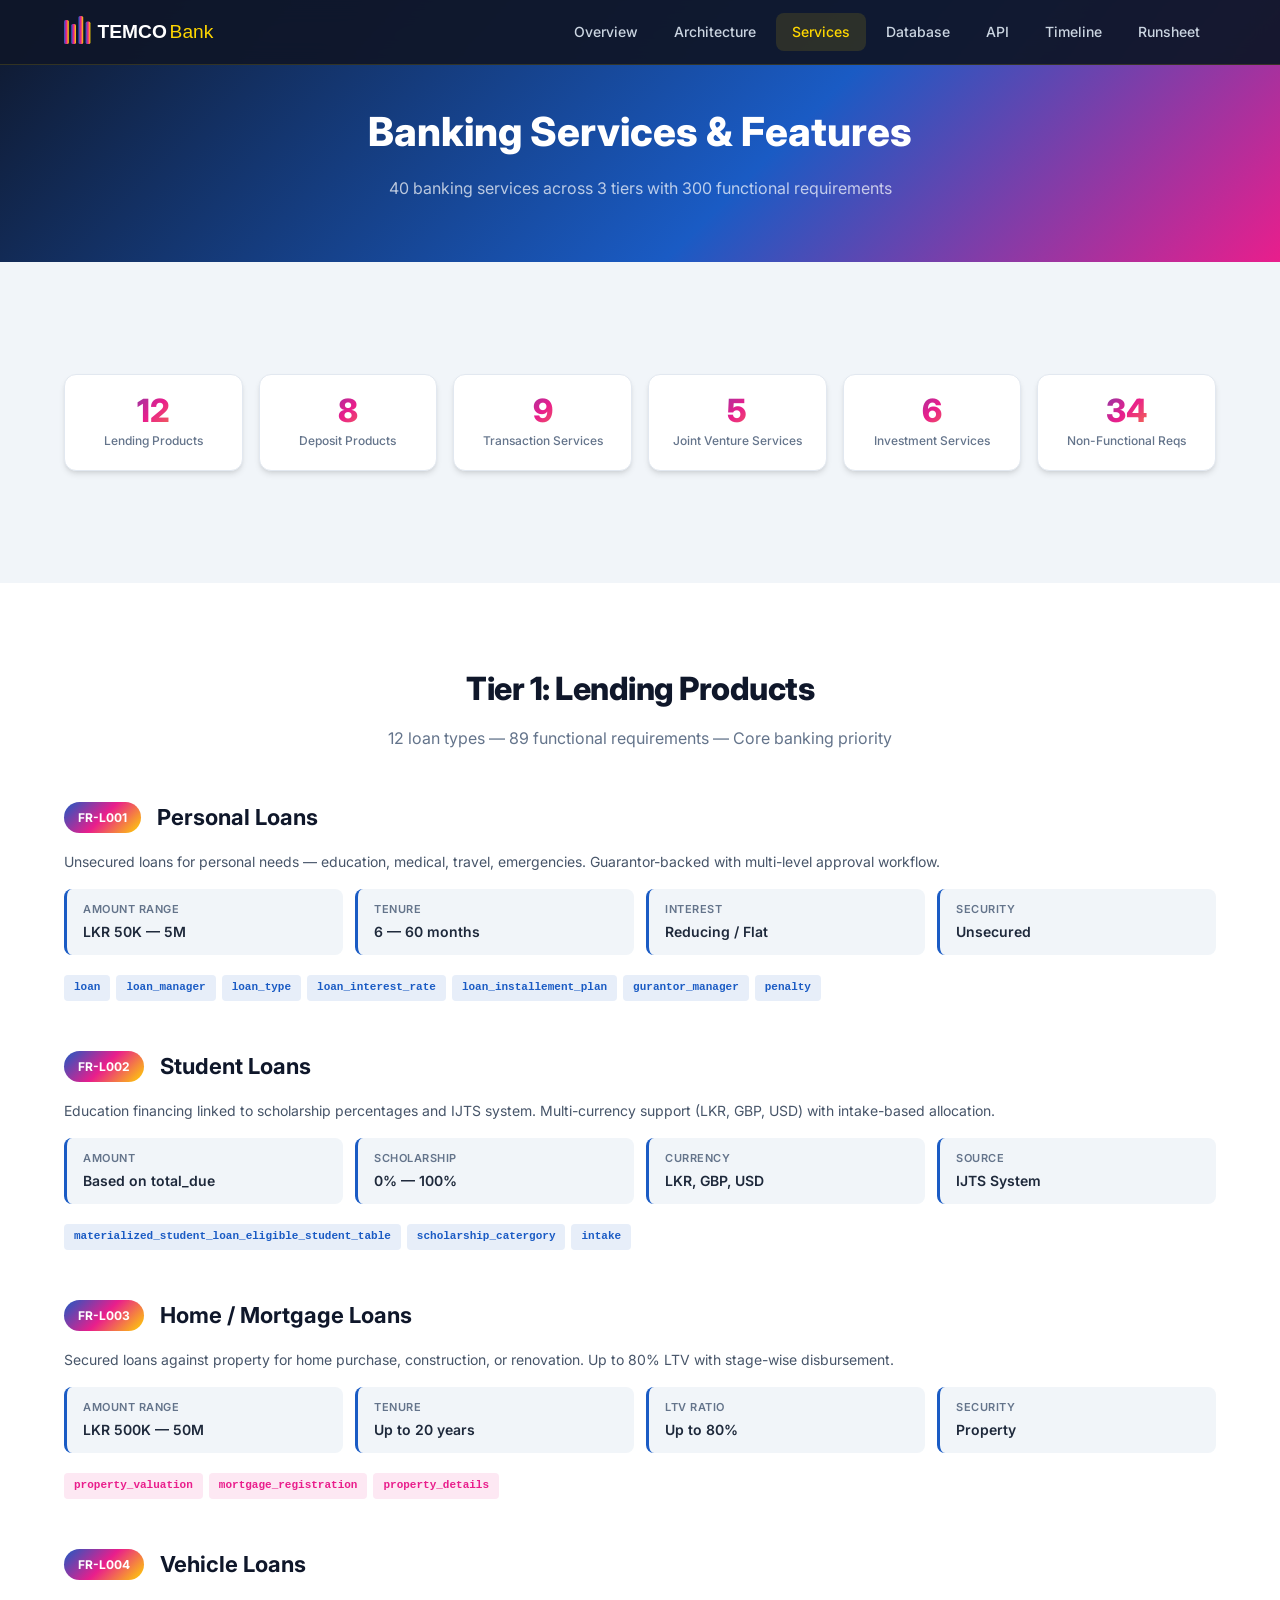
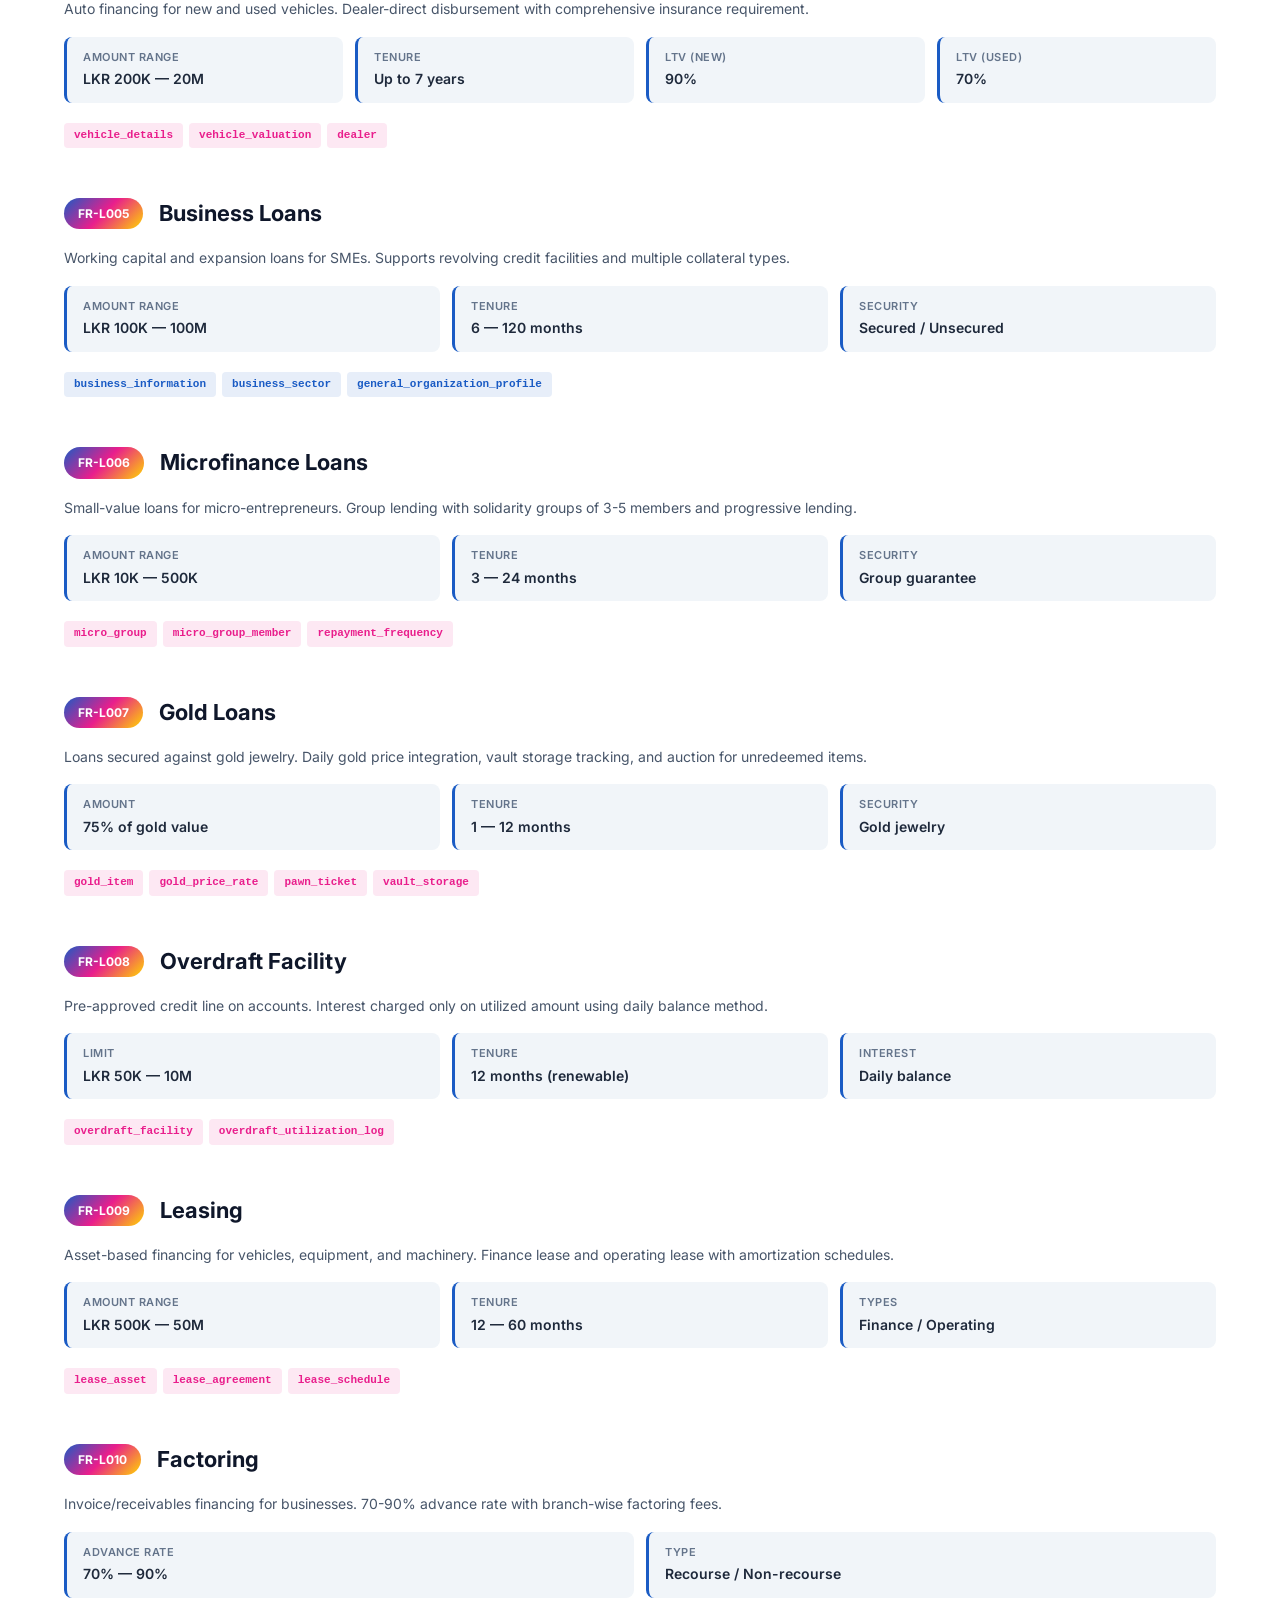
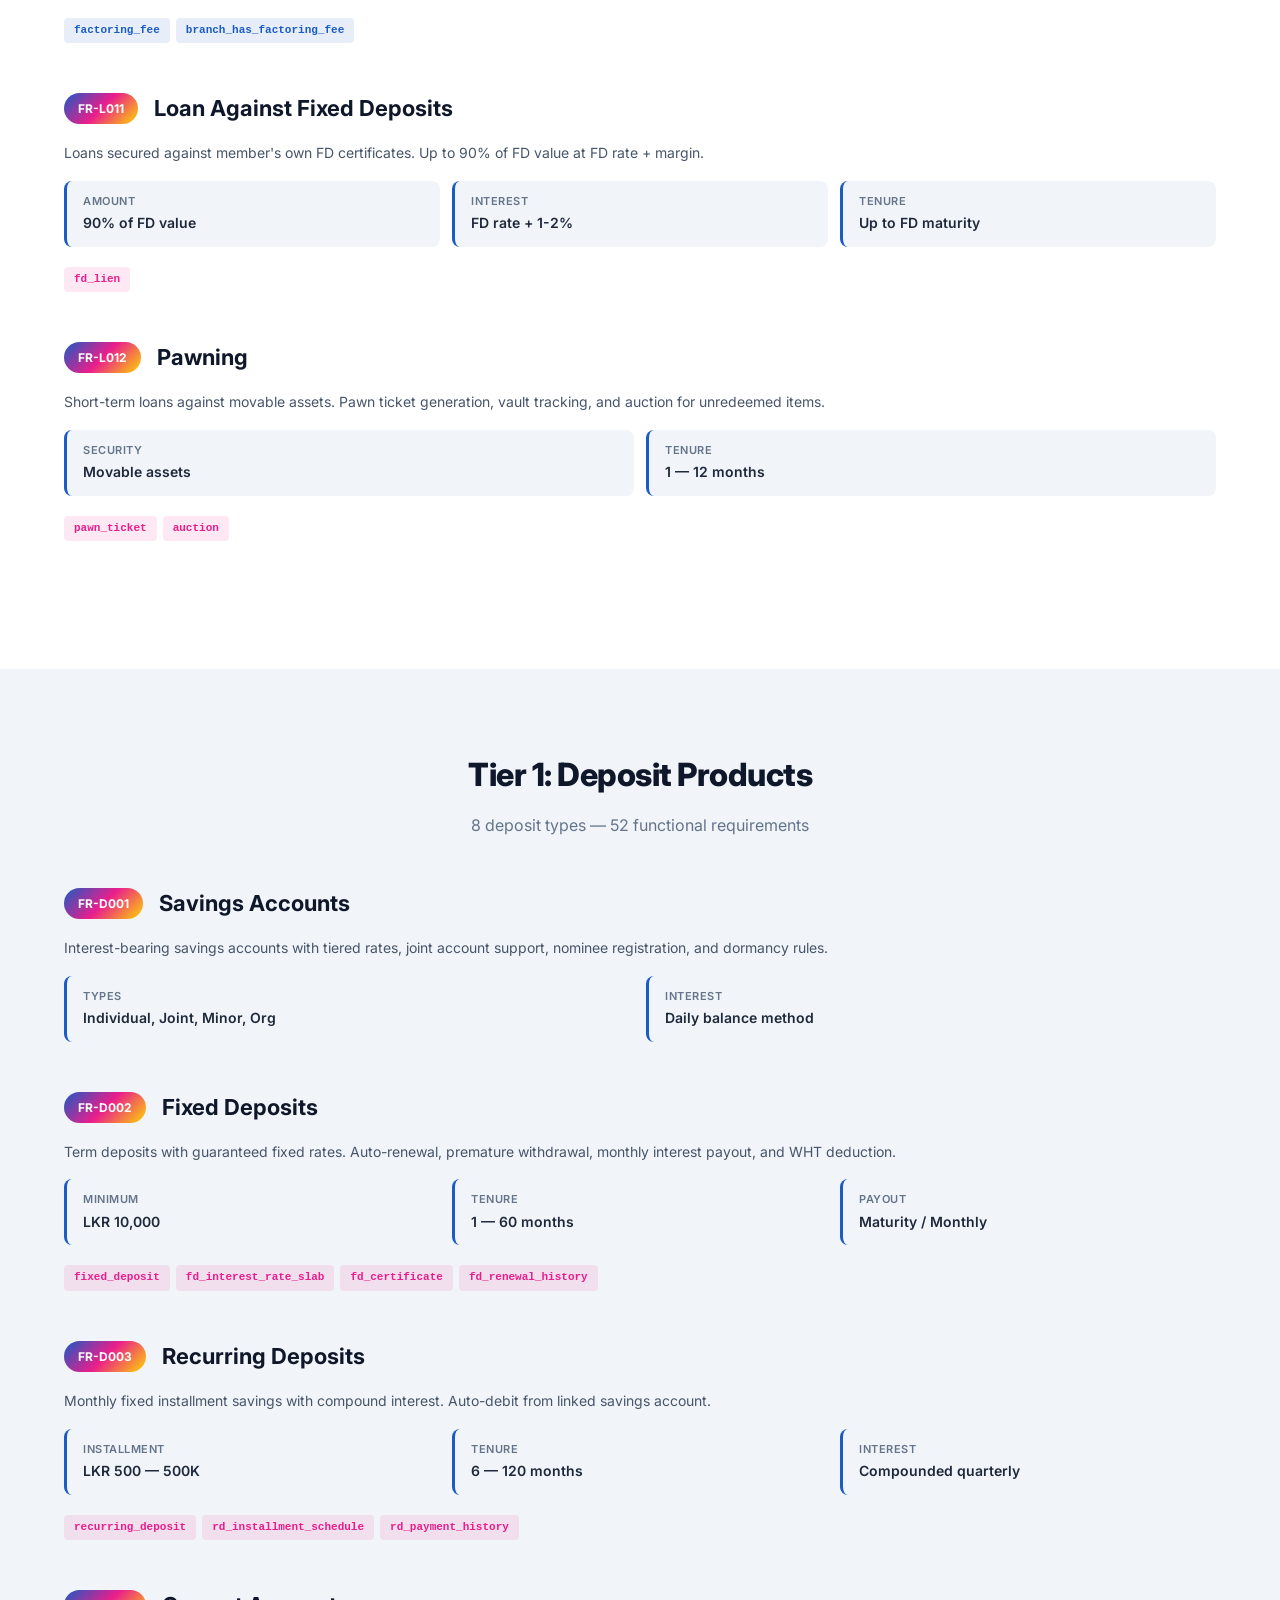
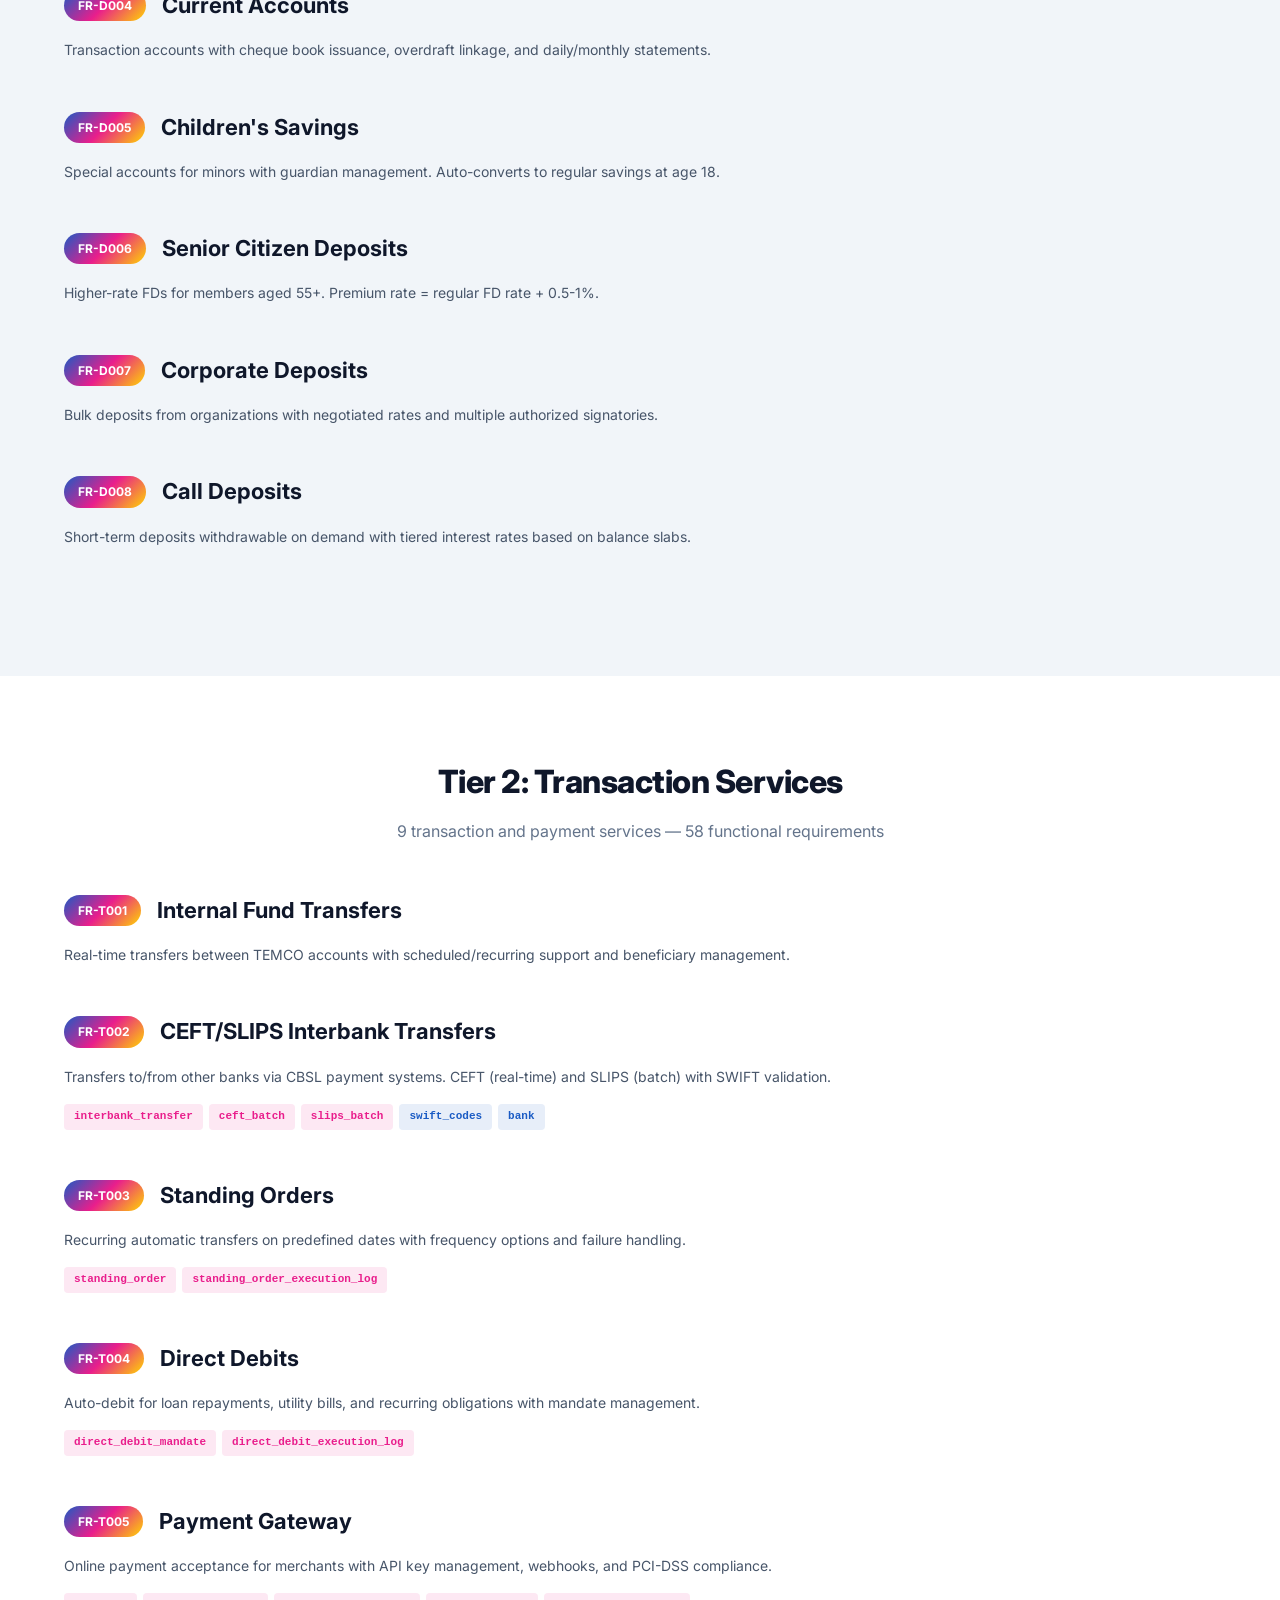
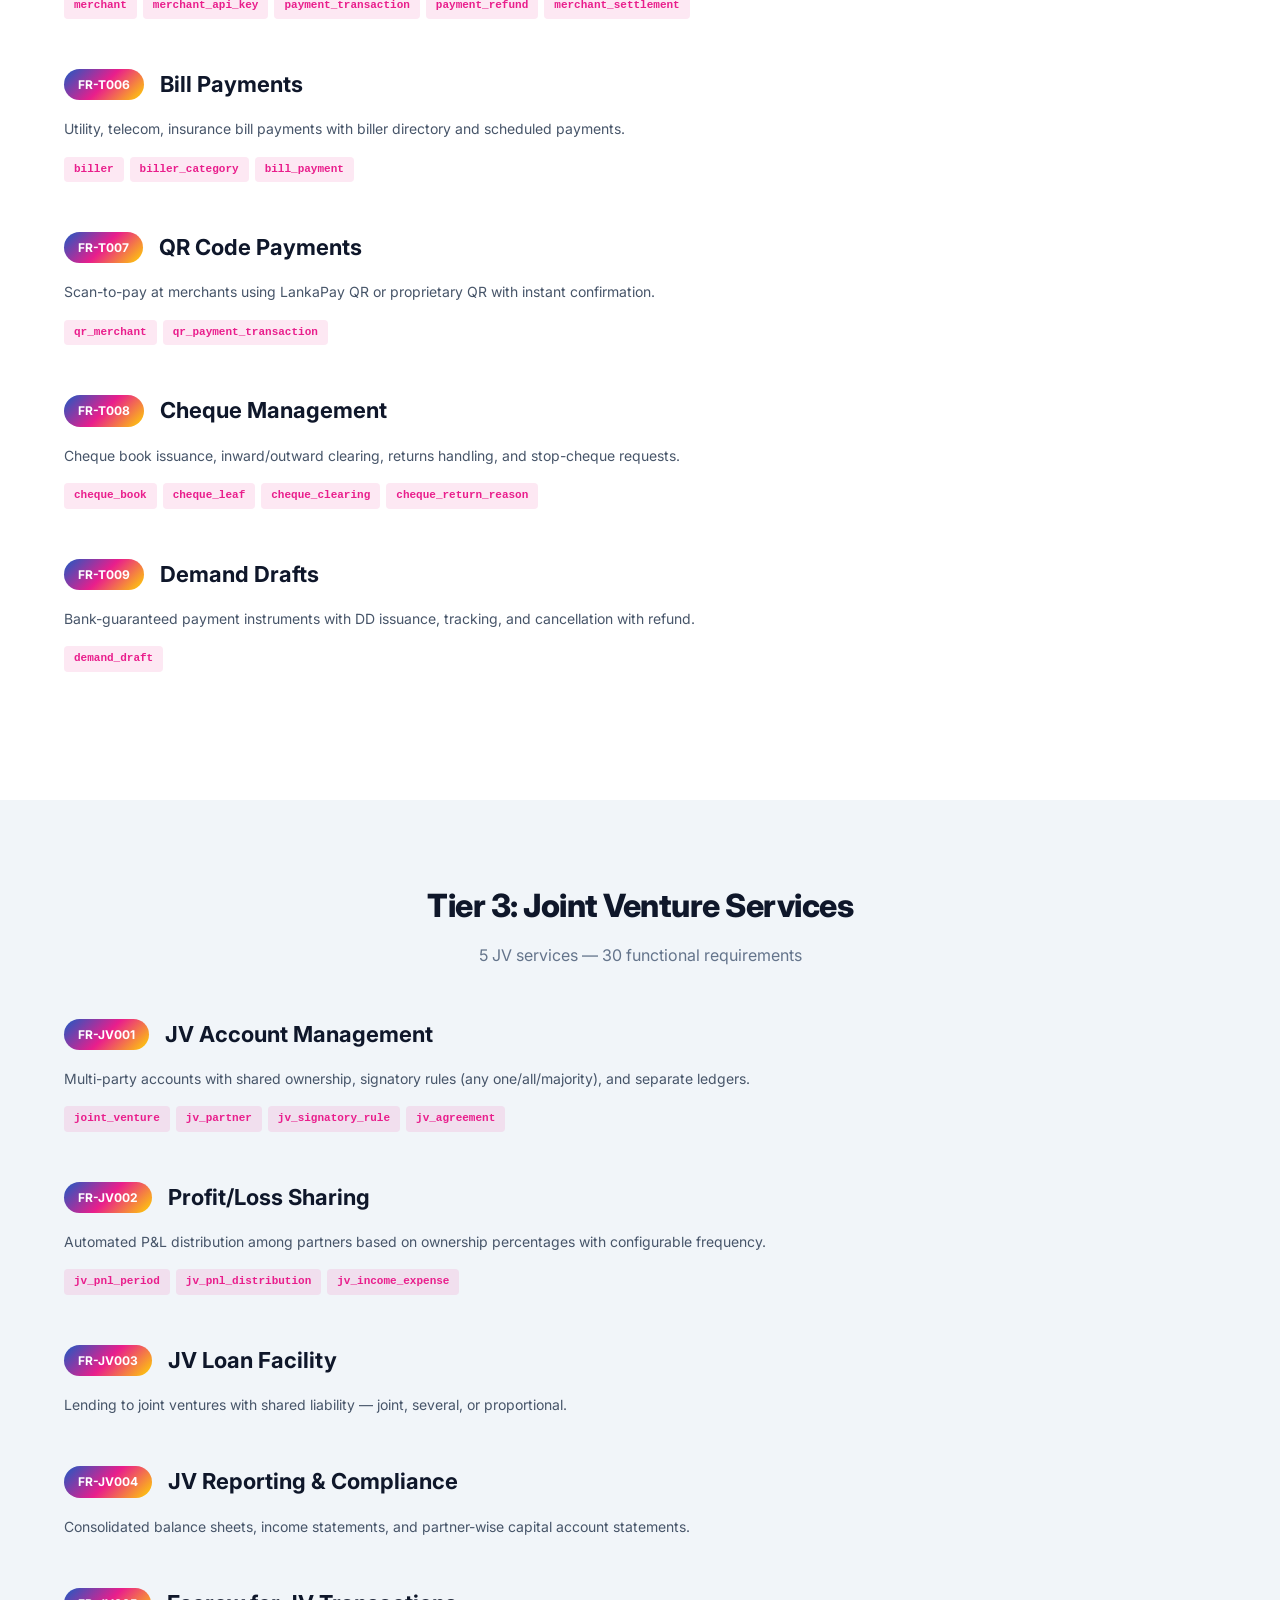
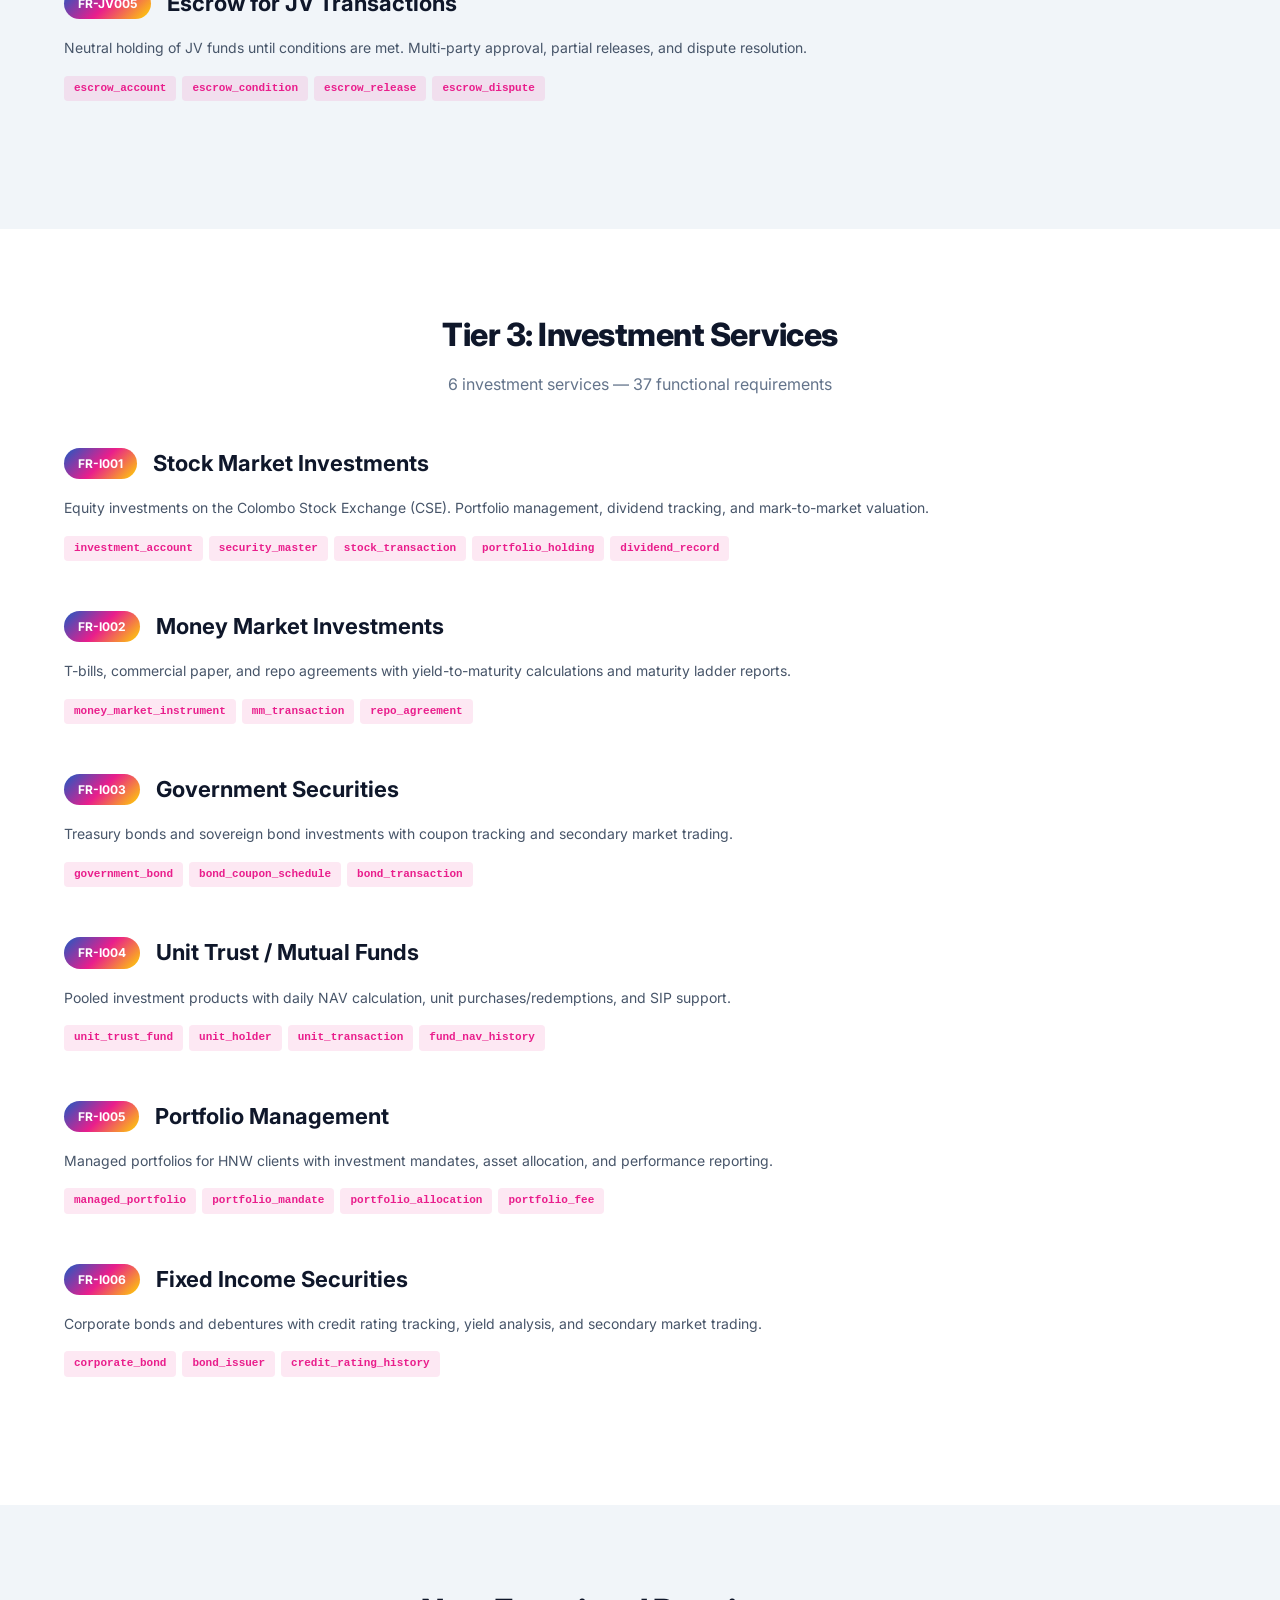
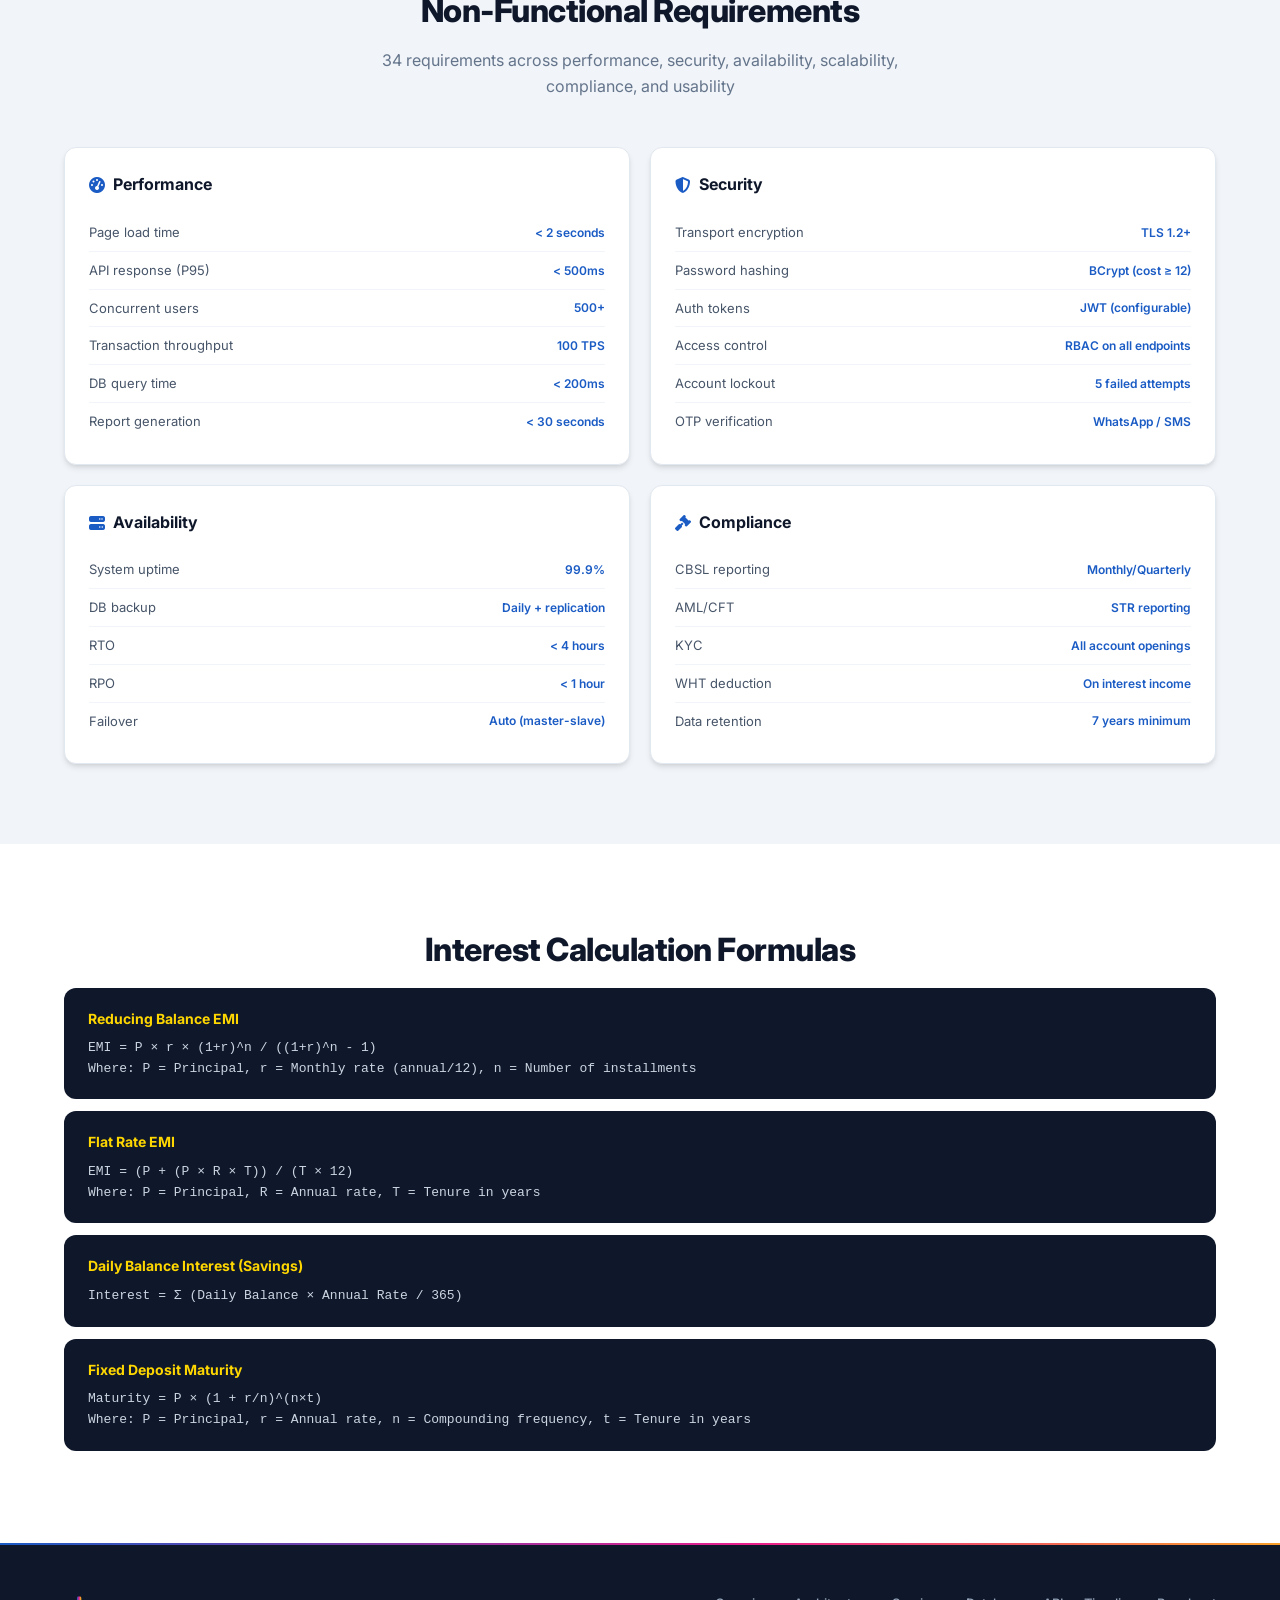
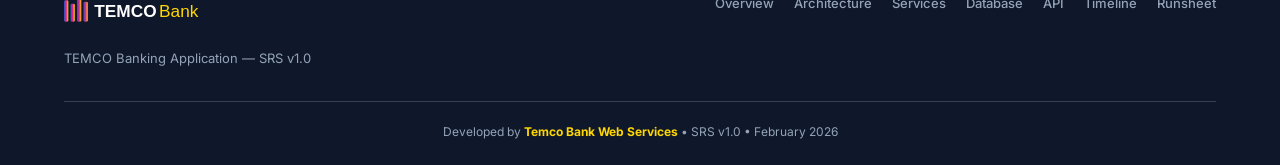
<file: features.html>
<!DOCTYPE html>
<html lang="en">
<head>
    <meta charset="UTF-8">
    <meta name="viewport" content="width=device-width, initial-scale=1.0">
    <title>Services &amp; Features — TEMCO Banking App SRS</title>
    <link rel="stylesheet" href="styles.css">
    <link href="https://fonts.googleapis.com/css2?family=Inter:wght@300;400;500;600;700;800;900&display=swap" rel="stylesheet">
    <link rel="stylesheet" href="https://cdnjs.cloudflare.com/ajax/libs/font-awesome/6.5.1/css/all.min.css">
</head>
<body>
    <nav class="top-nav" id="topNav">
        <div class="nav-container">
            <a href="index.html" class="nav-logo"><img src="logo.svg" alt="TEMCO Bank" class="logo-img"></a>
            <div class="nav-links" id="navLinks">
                <a href="index.html" class="nav-link">Overview</a>
                <a href="architecture.html" class="nav-link">Architecture</a>
                <a href="features.html" class="nav-link active">Services</a>
                <a href="database.html" class="nav-link">Database</a>
                <a href="api.html" class="nav-link">API</a>
                <a href="timeline.html" class="nav-link">Timeline</a>
                <a href="runsheet.html" class="nav-link">Runsheet</a>
            </div>
            <button class="nav-toggle" id="navToggle"><i class="fas fa-bars"></i></button>
        </div>
    </nav>

    <div class="page-hero">
        <h1>Banking Services &amp; Features</h1>
        <p>40 banking services across 3 tiers with 300 functional requirements</p>
    </div>

    <!-- Summary Stats -->
    <section class="section">
        <div class="container">
            <div class="summary-bar">
                <div class="summary-stat"><div class="stat-num">12</div><div class="stat-lbl">Lending Products</div></div>
                <div class="summary-stat"><div class="stat-num">8</div><div class="stat-lbl">Deposit Products</div></div>
                <div class="summary-stat"><div class="stat-num">9</div><div class="stat-lbl">Transaction Services</div></div>
                <div class="summary-stat"><div class="stat-num">5</div><div class="stat-lbl">Joint Venture Services</div></div>
                <div class="summary-stat"><div class="stat-num">6</div><div class="stat-lbl">Investment Services</div></div>
                <div class="summary-stat"><div class="stat-num">34</div><div class="stat-lbl">Non-Functional Reqs</div></div>
            </div>
        </div>
    </section>

    <!-- TIER 1: LENDING -->
    <section class="section section-alt">
        <div class="container">
            <h2 class="section-title">Tier 1: Lending Products</h2>
            <p class="section-desc">12 loan types — 89 functional requirements — Core banking priority</p>

            <div class="service-section">
                <div class="service-header">
                    <span class="service-id">FR-L001</span>
                    <h3>Personal Loans</h3>
                </div>
                <p class="service-desc">Unsecured loans for personal needs — education, medical, travel, emergencies. Guarantor-backed with multi-level approval workflow.</p>
                <div class="service-attrs">
                    <div class="attr-card"><div class="attr-label">Amount Range</div><div class="attr-value">LKR 50K — 5M</div></div>
                    <div class="attr-card"><div class="attr-label">Tenure</div><div class="attr-value">6 — 60 months</div></div>
                    <div class="attr-card"><div class="attr-label">Interest</div><div class="attr-value">Reducing / Flat</div></div>
                    <div class="attr-card"><div class="attr-label">Security</div><div class="attr-value">Unsecured</div></div>
                </div>
                <div class="tables-used">
                    <span class="table-tag existing">loan</span>
                    <span class="table-tag existing">loan_manager</span>
                    <span class="table-tag existing">loan_type</span>
                    <span class="table-tag existing">loan_interest_rate</span>
                    <span class="table-tag existing">loan_installement_plan</span>
                    <span class="table-tag existing">gurantor_manager</span>
                    <span class="table-tag existing">penalty</span>
                </div>
            </div>

            <div class="service-section">
                <div class="service-header">
                    <span class="service-id">FR-L002</span>
                    <h3>Student Loans</h3>
                </div>
                <p class="service-desc">Education financing linked to scholarship percentages and IJTS system. Multi-currency support (LKR, GBP, USD) with intake-based allocation.</p>
                <div class="service-attrs">
                    <div class="attr-card"><div class="attr-label">Amount</div><div class="attr-value">Based on total_due</div></div>
                    <div class="attr-card"><div class="attr-label">Scholarship</div><div class="attr-value">0% — 100%</div></div>
                    <div class="attr-card"><div class="attr-label">Currency</div><div class="attr-value">LKR, GBP, USD</div></div>
                    <div class="attr-card"><div class="attr-label">Source</div><div class="attr-value">IJTS System</div></div>
                </div>
                <div class="tables-used">
                    <span class="table-tag existing">materialized_student_loan_eligible_student_table</span>
                    <span class="table-tag existing">scholarship_catergory</span>
                    <span class="table-tag existing">intake</span>
                </div>
            </div>

            <div class="service-section">
                <div class="service-header">
                    <span class="service-id">FR-L003</span>
                    <h3>Home / Mortgage Loans</h3>
                </div>
                <p class="service-desc">Secured loans against property for home purchase, construction, or renovation. Up to 80% LTV with stage-wise disbursement.</p>
                <div class="service-attrs">
                    <div class="attr-card"><div class="attr-label">Amount Range</div><div class="attr-value">LKR 500K — 50M</div></div>
                    <div class="attr-card"><div class="attr-label">Tenure</div><div class="attr-value">Up to 20 years</div></div>
                    <div class="attr-card"><div class="attr-label">LTV Ratio</div><div class="attr-value">Up to 80%</div></div>
                    <div class="attr-card"><div class="attr-label">Security</div><div class="attr-value">Property</div></div>
                </div>
                <div class="tables-used">
                    <span class="table-tag new">property_valuation</span>
                    <span class="table-tag new">mortgage_registration</span>
                    <span class="table-tag new">property_details</span>
                </div>
            </div>

            <div class="service-section">
                <div class="service-header">
                    <span class="service-id">FR-L004</span>
                    <h3>Vehicle Loans</h3>
                </div>
                <p class="service-desc">Auto financing for new and used vehicles. Dealer-direct disbursement with comprehensive insurance requirement.</p>
                <div class="service-attrs">
                    <div class="attr-card"><div class="attr-label">Amount Range</div><div class="attr-value">LKR 200K — 20M</div></div>
                    <div class="attr-card"><div class="attr-label">Tenure</div><div class="attr-value">Up to 7 years</div></div>
                    <div class="attr-card"><div class="attr-label">LTV (New)</div><div class="attr-value">90%</div></div>
                    <div class="attr-card"><div class="attr-label">LTV (Used)</div><div class="attr-value">70%</div></div>
                </div>
                <div class="tables-used">
                    <span class="table-tag new">vehicle_details</span>
                    <span class="table-tag new">vehicle_valuation</span>
                    <span class="table-tag new">dealer</span>
                </div>
            </div>

            <div class="service-section">
                <div class="service-header">
                    <span class="service-id">FR-L005</span>
                    <h3>Business Loans</h3>
                </div>
                <p class="service-desc">Working capital and expansion loans for SMEs. Supports revolving credit facilities and multiple collateral types.</p>
                <div class="service-attrs">
                    <div class="attr-card"><div class="attr-label">Amount Range</div><div class="attr-value">LKR 100K — 100M</div></div>
                    <div class="attr-card"><div class="attr-label">Tenure</div><div class="attr-value">6 — 120 months</div></div>
                    <div class="attr-card"><div class="attr-label">Security</div><div class="attr-value">Secured / Unsecured</div></div>
                </div>
                <div class="tables-used">
                    <span class="table-tag existing">business_information</span>
                    <span class="table-tag existing">business_sector</span>
                    <span class="table-tag existing">general_organization_profile</span>
                </div>
            </div>

            <div class="service-section">
                <div class="service-header">
                    <span class="service-id">FR-L006</span>
                    <h3>Microfinance Loans</h3>
                </div>
                <p class="service-desc">Small-value loans for micro-entrepreneurs. Group lending with solidarity groups of 3-5 members and progressive lending.</p>
                <div class="service-attrs">
                    <div class="attr-card"><div class="attr-label">Amount Range</div><div class="attr-value">LKR 10K — 500K</div></div>
                    <div class="attr-card"><div class="attr-label">Tenure</div><div class="attr-value">3 — 24 months</div></div>
                    <div class="attr-card"><div class="attr-label">Security</div><div class="attr-value">Group guarantee</div></div>
                </div>
                <div class="tables-used">
                    <span class="table-tag new">micro_group</span>
                    <span class="table-tag new">micro_group_member</span>
                    <span class="table-tag new">repayment_frequency</span>
                </div>
            </div>

            <div class="service-section">
                <div class="service-header">
                    <span class="service-id">FR-L007</span>
                    <h3>Gold Loans</h3>
                </div>
                <p class="service-desc">Loans secured against gold jewelry. Daily gold price integration, vault storage tracking, and auction for unredeemed items.</p>
                <div class="service-attrs">
                    <div class="attr-card"><div class="attr-label">Amount</div><div class="attr-value">75% of gold value</div></div>
                    <div class="attr-card"><div class="attr-label">Tenure</div><div class="attr-value">1 — 12 months</div></div>
                    <div class="attr-card"><div class="attr-label">Security</div><div class="attr-value">Gold jewelry</div></div>
                </div>
                <div class="tables-used">
                    <span class="table-tag new">gold_item</span>
                    <span class="table-tag new">gold_price_rate</span>
                    <span class="table-tag new">pawn_ticket</span>
                    <span class="table-tag new">vault_storage</span>
                </div>
            </div>

            <div class="service-section">
                <div class="service-header">
                    <span class="service-id">FR-L008</span>
                    <h3>Overdraft Facility</h3>
                </div>
                <p class="service-desc">Pre-approved credit line on accounts. Interest charged only on utilized amount using daily balance method.</p>
                <div class="service-attrs">
                    <div class="attr-card"><div class="attr-label">Limit</div><div class="attr-value">LKR 50K — 10M</div></div>
                    <div class="attr-card"><div class="attr-label">Tenure</div><div class="attr-value">12 months (renewable)</div></div>
                    <div class="attr-card"><div class="attr-label">Interest</div><div class="attr-value">Daily balance</div></div>
                </div>
                <div class="tables-used">
                    <span class="table-tag new">overdraft_facility</span>
                    <span class="table-tag new">overdraft_utilization_log</span>
                </div>
            </div>

            <div class="service-section">
                <div class="service-header">
                    <span class="service-id">FR-L009</span>
                    <h3>Leasing</h3>
                </div>
                <p class="service-desc">Asset-based financing for vehicles, equipment, and machinery. Finance lease and operating lease with amortization schedules.</p>
                <div class="service-attrs">
                    <div class="attr-card"><div class="attr-label">Amount Range</div><div class="attr-value">LKR 500K — 50M</div></div>
                    <div class="attr-card"><div class="attr-label">Tenure</div><div class="attr-value">12 — 60 months</div></div>
                    <div class="attr-card"><div class="attr-label">Types</div><div class="attr-value">Finance / Operating</div></div>
                </div>
                <div class="tables-used">
                    <span class="table-tag new">lease_asset</span>
                    <span class="table-tag new">lease_agreement</span>
                    <span class="table-tag new">lease_schedule</span>
                </div>
            </div>

            <div class="service-section">
                <div class="service-header">
                    <span class="service-id">FR-L010</span>
                    <h3>Factoring</h3>
                </div>
                <p class="service-desc">Invoice/receivables financing for businesses. 70-90% advance rate with branch-wise factoring fees.</p>
                <div class="service-attrs">
                    <div class="attr-card"><div class="attr-label">Advance Rate</div><div class="attr-value">70% — 90%</div></div>
                    <div class="attr-card"><div class="attr-label">Type</div><div class="attr-value">Recourse / Non-recourse</div></div>
                </div>
                <div class="tables-used">
                    <span class="table-tag existing">factoring_fee</span>
                    <span class="table-tag existing">branch_has_factoring_fee</span>
                </div>
            </div>

            <div class="service-section">
                <div class="service-header">
                    <span class="service-id">FR-L011</span>
                    <h3>Loan Against Fixed Deposits</h3>
                </div>
                <p class="service-desc">Loans secured against member's own FD certificates. Up to 90% of FD value at FD rate + margin.</p>
                <div class="service-attrs">
                    <div class="attr-card"><div class="attr-label">Amount</div><div class="attr-value">90% of FD value</div></div>
                    <div class="attr-card"><div class="attr-label">Interest</div><div class="attr-value">FD rate + 1-2%</div></div>
                    <div class="attr-card"><div class="attr-label">Tenure</div><div class="attr-value">Up to FD maturity</div></div>
                </div>
                <div class="tables-used">
                    <span class="table-tag new">fd_lien</span>
                </div>
            </div>

            <div class="service-section">
                <div class="service-header">
                    <span class="service-id">FR-L012</span>
                    <h3>Pawning</h3>
                </div>
                <p class="service-desc">Short-term loans against movable assets. Pawn ticket generation, vault tracking, and auction for unredeemed items.</p>
                <div class="service-attrs">
                    <div class="attr-card"><div class="attr-label">Security</div><div class="attr-value">Movable assets</div></div>
                    <div class="attr-card"><div class="attr-label">Tenure</div><div class="attr-value">1 — 12 months</div></div>
                </div>
                <div class="tables-used">
                    <span class="table-tag new">pawn_ticket</span>
                    <span class="table-tag new">auction</span>
                </div>
            </div>
        </div>
    </section>

    <!-- TIER 1: DEPOSITS -->
    <section class="section">
        <div class="container">
            <h2 class="section-title">Tier 1: Deposit Products</h2>
            <p class="section-desc">8 deposit types — 52 functional requirements</p>

            <div class="service-section">
                <div class="service-header"><span class="service-id">FR-D001</span><h3>Savings Accounts</h3></div>
                <p class="service-desc">Interest-bearing savings accounts with tiered rates, joint account support, nominee registration, and dormancy rules.</p>
                <div class="service-attrs">
                    <div class="attr-card"><div class="attr-label">Types</div><div class="attr-value">Individual, Joint, Minor, Org</div></div>
                    <div class="attr-card"><div class="attr-label">Interest</div><div class="attr-value">Daily balance method</div></div>
                </div>
            </div>

            <div class="service-section">
                <div class="service-header"><span class="service-id">FR-D002</span><h3>Fixed Deposits</h3></div>
                <p class="service-desc">Term deposits with guaranteed fixed rates. Auto-renewal, premature withdrawal, monthly interest payout, and WHT deduction.</p>
                <div class="service-attrs">
                    <div class="attr-card"><div class="attr-label">Minimum</div><div class="attr-value">LKR 10,000</div></div>
                    <div class="attr-card"><div class="attr-label">Tenure</div><div class="attr-value">1 — 60 months</div></div>
                    <div class="attr-card"><div class="attr-label">Payout</div><div class="attr-value">Maturity / Monthly</div></div>
                </div>
                <div class="tables-used">
                    <span class="table-tag new">fixed_deposit</span>
                    <span class="table-tag new">fd_interest_rate_slab</span>
                    <span class="table-tag new">fd_certificate</span>
                    <span class="table-tag new">fd_renewal_history</span>
                </div>
            </div>

            <div class="service-section">
                <div class="service-header"><span class="service-id">FR-D003</span><h3>Recurring Deposits</h3></div>
                <p class="service-desc">Monthly fixed installment savings with compound interest. Auto-debit from linked savings account.</p>
                <div class="service-attrs">
                    <div class="attr-card"><div class="attr-label">Installment</div><div class="attr-value">LKR 500 — 500K</div></div>
                    <div class="attr-card"><div class="attr-label">Tenure</div><div class="attr-value">6 — 120 months</div></div>
                    <div class="attr-card"><div class="attr-label">Interest</div><div class="attr-value">Compounded quarterly</div></div>
                </div>
                <div class="tables-used">
                    <span class="table-tag new">recurring_deposit</span>
                    <span class="table-tag new">rd_installment_schedule</span>
                    <span class="table-tag new">rd_payment_history</span>
                </div>
            </div>

            <div class="service-section">
                <div class="service-header"><span class="service-id">FR-D004</span><h3>Current Accounts</h3></div>
                <p class="service-desc">Transaction accounts with cheque book issuance, overdraft linkage, and daily/monthly statements.</p>
            </div>

            <div class="service-section">
                <div class="service-header"><span class="service-id">FR-D005</span><h3>Children's Savings</h3></div>
                <p class="service-desc">Special accounts for minors with guardian management. Auto-converts to regular savings at age 18.</p>
            </div>

            <div class="service-section">
                <div class="service-header"><span class="service-id">FR-D006</span><h3>Senior Citizen Deposits</h3></div>
                <p class="service-desc">Higher-rate FDs for members aged 55+. Premium rate = regular FD rate + 0.5-1%.</p>
            </div>

            <div class="service-section">
                <div class="service-header"><span class="service-id">FR-D007</span><h3>Corporate Deposits</h3></div>
                <p class="service-desc">Bulk deposits from organizations with negotiated rates and multiple authorized signatories.</p>
            </div>

            <div class="service-section">
                <div class="service-header"><span class="service-id">FR-D008</span><h3>Call Deposits</h3></div>
                <p class="service-desc">Short-term deposits withdrawable on demand with tiered interest rates based on balance slabs.</p>
            </div>
        </div>
    </section>

    <!-- TIER 2: TRANSACTIONS -->
    <section class="section section-alt">
        <div class="container">
            <h2 class="section-title">Tier 2: Transaction Services</h2>
            <p class="section-desc">9 transaction and payment services — 58 functional requirements</p>

            <div class="service-section">
                <div class="service-header"><span class="service-id">FR-T001</span><h3>Internal Fund Transfers</h3></div>
                <p class="service-desc">Real-time transfers between TEMCO accounts with scheduled/recurring support and beneficiary management.</p>
            </div>
            <div class="service-section">
                <div class="service-header"><span class="service-id">FR-T002</span><h3>CEFT/SLIPS Interbank Transfers</h3></div>
                <p class="service-desc">Transfers to/from other banks via CBSL payment systems. CEFT (real-time) and SLIPS (batch) with SWIFT validation.</p>
                <div class="tables-used">
                    <span class="table-tag new">interbank_transfer</span>
                    <span class="table-tag new">ceft_batch</span>
                    <span class="table-tag new">slips_batch</span>
                    <span class="table-tag existing">swift_codes</span>
                    <span class="table-tag existing">bank</span>
                </div>
            </div>
            <div class="service-section">
                <div class="service-header"><span class="service-id">FR-T003</span><h3>Standing Orders</h3></div>
                <p class="service-desc">Recurring automatic transfers on predefined dates with frequency options and failure handling.</p>
                <div class="tables-used">
                    <span class="table-tag new">standing_order</span>
                    <span class="table-tag new">standing_order_execution_log</span>
                </div>
            </div>
            <div class="service-section">
                <div class="service-header"><span class="service-id">FR-T004</span><h3>Direct Debits</h3></div>
                <p class="service-desc">Auto-debit for loan repayments, utility bills, and recurring obligations with mandate management.</p>
                <div class="tables-used">
                    <span class="table-tag new">direct_debit_mandate</span>
                    <span class="table-tag new">direct_debit_execution_log</span>
                </div>
            </div>
            <div class="service-section">
                <div class="service-header"><span class="service-id">FR-T005</span><h3>Payment Gateway</h3></div>
                <p class="service-desc">Online payment acceptance for merchants with API key management, webhooks, and PCI-DSS compliance.</p>
                <div class="tables-used">
                    <span class="table-tag new">merchant</span>
                    <span class="table-tag new">merchant_api_key</span>
                    <span class="table-tag new">payment_transaction</span>
                    <span class="table-tag new">payment_refund</span>
                    <span class="table-tag new">merchant_settlement</span>
                </div>
            </div>
            <div class="service-section">
                <div class="service-header"><span class="service-id">FR-T006</span><h3>Bill Payments</h3></div>
                <p class="service-desc">Utility, telecom, insurance bill payments with biller directory and scheduled payments.</p>
                <div class="tables-used">
                    <span class="table-tag new">biller</span>
                    <span class="table-tag new">biller_category</span>
                    <span class="table-tag new">bill_payment</span>
                </div>
            </div>
            <div class="service-section">
                <div class="service-header"><span class="service-id">FR-T007</span><h3>QR Code Payments</h3></div>
                <p class="service-desc">Scan-to-pay at merchants using LankaPay QR or proprietary QR with instant confirmation.</p>
                <div class="tables-used">
                    <span class="table-tag new">qr_merchant</span>
                    <span class="table-tag new">qr_payment_transaction</span>
                </div>
            </div>
            <div class="service-section">
                <div class="service-header"><span class="service-id">FR-T008</span><h3>Cheque Management</h3></div>
                <p class="service-desc">Cheque book issuance, inward/outward clearing, returns handling, and stop-cheque requests.</p>
                <div class="tables-used">
                    <span class="table-tag new">cheque_book</span>
                    <span class="table-tag new">cheque_leaf</span>
                    <span class="table-tag new">cheque_clearing</span>
                    <span class="table-tag new">cheque_return_reason</span>
                </div>
            </div>
            <div class="service-section">
                <div class="service-header"><span class="service-id">FR-T009</span><h3>Demand Drafts</h3></div>
                <p class="service-desc">Bank-guaranteed payment instruments with DD issuance, tracking, and cancellation with refund.</p>
                <div class="tables-used"><span class="table-tag new">demand_draft</span></div>
            </div>
        </div>
    </section>

    <!-- TIER 3: JV -->
    <section class="section">
        <div class="container">
            <h2 class="section-title">Tier 3: Joint Venture Services</h2>
            <p class="section-desc">5 JV services — 30 functional requirements</p>

            <div class="service-section">
                <div class="service-header"><span class="service-id">FR-JV001</span><h3>JV Account Management</h3></div>
                <p class="service-desc">Multi-party accounts with shared ownership, signatory rules (any one/all/majority), and separate ledgers.</p>
                <div class="tables-used">
                    <span class="table-tag new">joint_venture</span>
                    <span class="table-tag new">jv_partner</span>
                    <span class="table-tag new">jv_signatory_rule</span>
                    <span class="table-tag new">jv_agreement</span>
                </div>
            </div>
            <div class="service-section">
                <div class="service-header"><span class="service-id">FR-JV002</span><h3>Profit/Loss Sharing</h3></div>
                <p class="service-desc">Automated P&L distribution among partners based on ownership percentages with configurable frequency.</p>
                <div class="tables-used">
                    <span class="table-tag new">jv_pnl_period</span>
                    <span class="table-tag new">jv_pnl_distribution</span>
                    <span class="table-tag new">jv_income_expense</span>
                </div>
            </div>
            <div class="service-section">
                <div class="service-header"><span class="service-id">FR-JV003</span><h3>JV Loan Facility</h3></div>
                <p class="service-desc">Lending to joint ventures with shared liability — joint, several, or proportional.</p>
            </div>
            <div class="service-section">
                <div class="service-header"><span class="service-id">FR-JV004</span><h3>JV Reporting &amp; Compliance</h3></div>
                <p class="service-desc">Consolidated balance sheets, income statements, and partner-wise capital account statements.</p>
            </div>
            <div class="service-section">
                <div class="service-header"><span class="service-id">FR-JV005</span><h3>Escrow for JV Transactions</h3></div>
                <p class="service-desc">Neutral holding of JV funds until conditions are met. Multi-party approval, partial releases, and dispute resolution.</p>
                <div class="tables-used">
                    <span class="table-tag new">escrow_account</span>
                    <span class="table-tag new">escrow_condition</span>
                    <span class="table-tag new">escrow_release</span>
                    <span class="table-tag new">escrow_dispute</span>
                </div>
            </div>
        </div>
    </section>

    <!-- TIER 3: INVESTMENTS -->
    <section class="section section-alt">
        <div class="container">
            <h2 class="section-title">Tier 3: Investment Services</h2>
            <p class="section-desc">6 investment services — 37 functional requirements</p>

            <div class="service-section">
                <div class="service-header"><span class="service-id">FR-I001</span><h3>Stock Market Investments</h3></div>
                <p class="service-desc">Equity investments on the Colombo Stock Exchange (CSE). Portfolio management, dividend tracking, and mark-to-market valuation.</p>
                <div class="tables-used">
                    <span class="table-tag new">investment_account</span>
                    <span class="table-tag new">security_master</span>
                    <span class="table-tag new">stock_transaction</span>
                    <span class="table-tag new">portfolio_holding</span>
                    <span class="table-tag new">dividend_record</span>
                </div>
            </div>
            <div class="service-section">
                <div class="service-header"><span class="service-id">FR-I002</span><h3>Money Market Investments</h3></div>
                <p class="service-desc">T-bills, commercial paper, and repo agreements with yield-to-maturity calculations and maturity ladder reports.</p>
                <div class="tables-used">
                    <span class="table-tag new">money_market_instrument</span>
                    <span class="table-tag new">mm_transaction</span>
                    <span class="table-tag new">repo_agreement</span>
                </div>
            </div>
            <div class="service-section">
                <div class="service-header"><span class="service-id">FR-I003</span><h3>Government Securities</h3></div>
                <p class="service-desc">Treasury bonds and sovereign bond investments with coupon tracking and secondary market trading.</p>
                <div class="tables-used">
                    <span class="table-tag new">government_bond</span>
                    <span class="table-tag new">bond_coupon_schedule</span>
                    <span class="table-tag new">bond_transaction</span>
                </div>
            </div>
            <div class="service-section">
                <div class="service-header"><span class="service-id">FR-I004</span><h3>Unit Trust / Mutual Funds</h3></div>
                <p class="service-desc">Pooled investment products with daily NAV calculation, unit purchases/redemptions, and SIP support.</p>
                <div class="tables-used">
                    <span class="table-tag new">unit_trust_fund</span>
                    <span class="table-tag new">unit_holder</span>
                    <span class="table-tag new">unit_transaction</span>
                    <span class="table-tag new">fund_nav_history</span>
                </div>
            </div>
            <div class="service-section">
                <div class="service-header"><span class="service-id">FR-I005</span><h3>Portfolio Management</h3></div>
                <p class="service-desc">Managed portfolios for HNW clients with investment mandates, asset allocation, and performance reporting.</p>
                <div class="tables-used">
                    <span class="table-tag new">managed_portfolio</span>
                    <span class="table-tag new">portfolio_mandate</span>
                    <span class="table-tag new">portfolio_allocation</span>
                    <span class="table-tag new">portfolio_fee</span>
                </div>
            </div>
            <div class="service-section">
                <div class="service-header"><span class="service-id">FR-I006</span><h3>Fixed Income Securities</h3></div>
                <p class="service-desc">Corporate bonds and debentures with credit rating tracking, yield analysis, and secondary market trading.</p>
                <div class="tables-used">
                    <span class="table-tag new">corporate_bond</span>
                    <span class="table-tag new">bond_issuer</span>
                    <span class="table-tag new">credit_rating_history</span>
                </div>
            </div>
        </div>
    </section>

    <!-- Non-Functional Requirements -->
    <section class="section">
        <div class="container">
            <h2 class="section-title">Non-Functional Requirements</h2>
            <p class="section-desc">34 requirements across performance, security, availability, scalability, compliance, and usability</p>
            <div class="nfr-grid">
                <div class="nfr-card">
                    <h3><i class="fas fa-tachometer-alt"></i> Performance</h3>
                    <div class="nfr-item"><span class="nfr-label">Page load time</span><span class="nfr-value">&lt; 2 seconds</span></div>
                    <div class="nfr-item"><span class="nfr-label">API response (P95)</span><span class="nfr-value">&lt; 500ms</span></div>
                    <div class="nfr-item"><span class="nfr-label">Concurrent users</span><span class="nfr-value">500+</span></div>
                    <div class="nfr-item"><span class="nfr-label">Transaction throughput</span><span class="nfr-value">100 TPS</span></div>
                    <div class="nfr-item"><span class="nfr-label">DB query time</span><span class="nfr-value">&lt; 200ms</span></div>
                    <div class="nfr-item"><span class="nfr-label">Report generation</span><span class="nfr-value">&lt; 30 seconds</span></div>
                </div>
                <div class="nfr-card">
                    <h3><i class="fas fa-shield-halved"></i> Security</h3>
                    <div class="nfr-item"><span class="nfr-label">Transport encryption</span><span class="nfr-value">TLS 1.2+</span></div>
                    <div class="nfr-item"><span class="nfr-label">Password hashing</span><span class="nfr-value">BCrypt (cost ≥ 12)</span></div>
                    <div class="nfr-item"><span class="nfr-label">Auth tokens</span><span class="nfr-value">JWT (configurable)</span></div>
                    <div class="nfr-item"><span class="nfr-label">Access control</span><span class="nfr-value">RBAC on all endpoints</span></div>
                    <div class="nfr-item"><span class="nfr-label">Account lockout</span><span class="nfr-value">5 failed attempts</span></div>
                    <div class="nfr-item"><span class="nfr-label">OTP verification</span><span class="nfr-value">WhatsApp / SMS</span></div>
                </div>
                <div class="nfr-card">
                    <h3><i class="fas fa-server"></i> Availability</h3>
                    <div class="nfr-item"><span class="nfr-label">System uptime</span><span class="nfr-value">99.9%</span></div>
                    <div class="nfr-item"><span class="nfr-label">DB backup</span><span class="nfr-value">Daily + replication</span></div>
                    <div class="nfr-item"><span class="nfr-label">RTO</span><span class="nfr-value">&lt; 4 hours</span></div>
                    <div class="nfr-item"><span class="nfr-label">RPO</span><span class="nfr-value">&lt; 1 hour</span></div>
                    <div class="nfr-item"><span class="nfr-label">Failover</span><span class="nfr-value">Auto (master-slave)</span></div>
                </div>
                <div class="nfr-card">
                    <h3><i class="fas fa-gavel"></i> Compliance</h3>
                    <div class="nfr-item"><span class="nfr-label">CBSL reporting</span><span class="nfr-value">Monthly/Quarterly</span></div>
                    <div class="nfr-item"><span class="nfr-label">AML/CFT</span><span class="nfr-value">STR reporting</span></div>
                    <div class="nfr-item"><span class="nfr-label">KYC</span><span class="nfr-value">All account openings</span></div>
                    <div class="nfr-item"><span class="nfr-label">WHT deduction</span><span class="nfr-value">On interest income</span></div>
                    <div class="nfr-item"><span class="nfr-label">Data retention</span><span class="nfr-value">7 years minimum</span></div>
                </div>
            </div>
        </div>
    </section>

    <!-- Interest Formulas -->
    <section class="section section-alt">
        <div class="container">
            <h2 class="section-title">Interest Calculation Formulas</h2>
            <div class="formula-card">
                <h4>Reducing Balance EMI</h4>
                <pre>EMI = P × r × (1+r)^n / ((1+r)^n - 1)
Where: P = Principal, r = Monthly rate (annual/12), n = Number of installments</pre>
            </div>
            <div class="formula-card">
                <h4>Flat Rate EMI</h4>
                <pre>EMI = (P + (P × R × T)) / (T × 12)
Where: P = Principal, R = Annual rate, T = Tenure in years</pre>
            </div>
            <div class="formula-card">
                <h4>Daily Balance Interest (Savings)</h4>
                <pre>Interest = Σ (Daily Balance × Annual Rate / 365)</pre>
            </div>
            <div class="formula-card">
                <h4>Fixed Deposit Maturity</h4>
                <pre>Maturity = P × (1 + r/n)^(n×t)
Where: P = Principal, r = Annual rate, n = Compounding frequency, t = Tenure in years</pre>
            </div>
        </div>
    </section>

    <footer class="footer">
        <div class="container">
            <div class="footer-content">
                <div class="footer-brand"><img src="logo.svg" alt="TEMCO Bank" class="footer-logo"><p>TEMCO Banking Application — SRS v1.0</p></div>
                <div class="footer-links">
                    <a href="index.html">Overview</a><a href="architecture.html">Architecture</a><a href="features.html">Services</a>
                    <a href="database.html">Database</a><a href="api.html">API</a><a href="timeline.html">Timeline</a><a href="runsheet.html">Runsheet</a>
                </div>
            </div>
            <div class="footer-bottom"><p>Developed by <strong>Temco Bank Web Services</strong> &bull; SRS v1.0 &bull; February 2026</p></div>
        </div>
    </footer>
    <script src="script.js"></script>
</body>
</html>
</file>
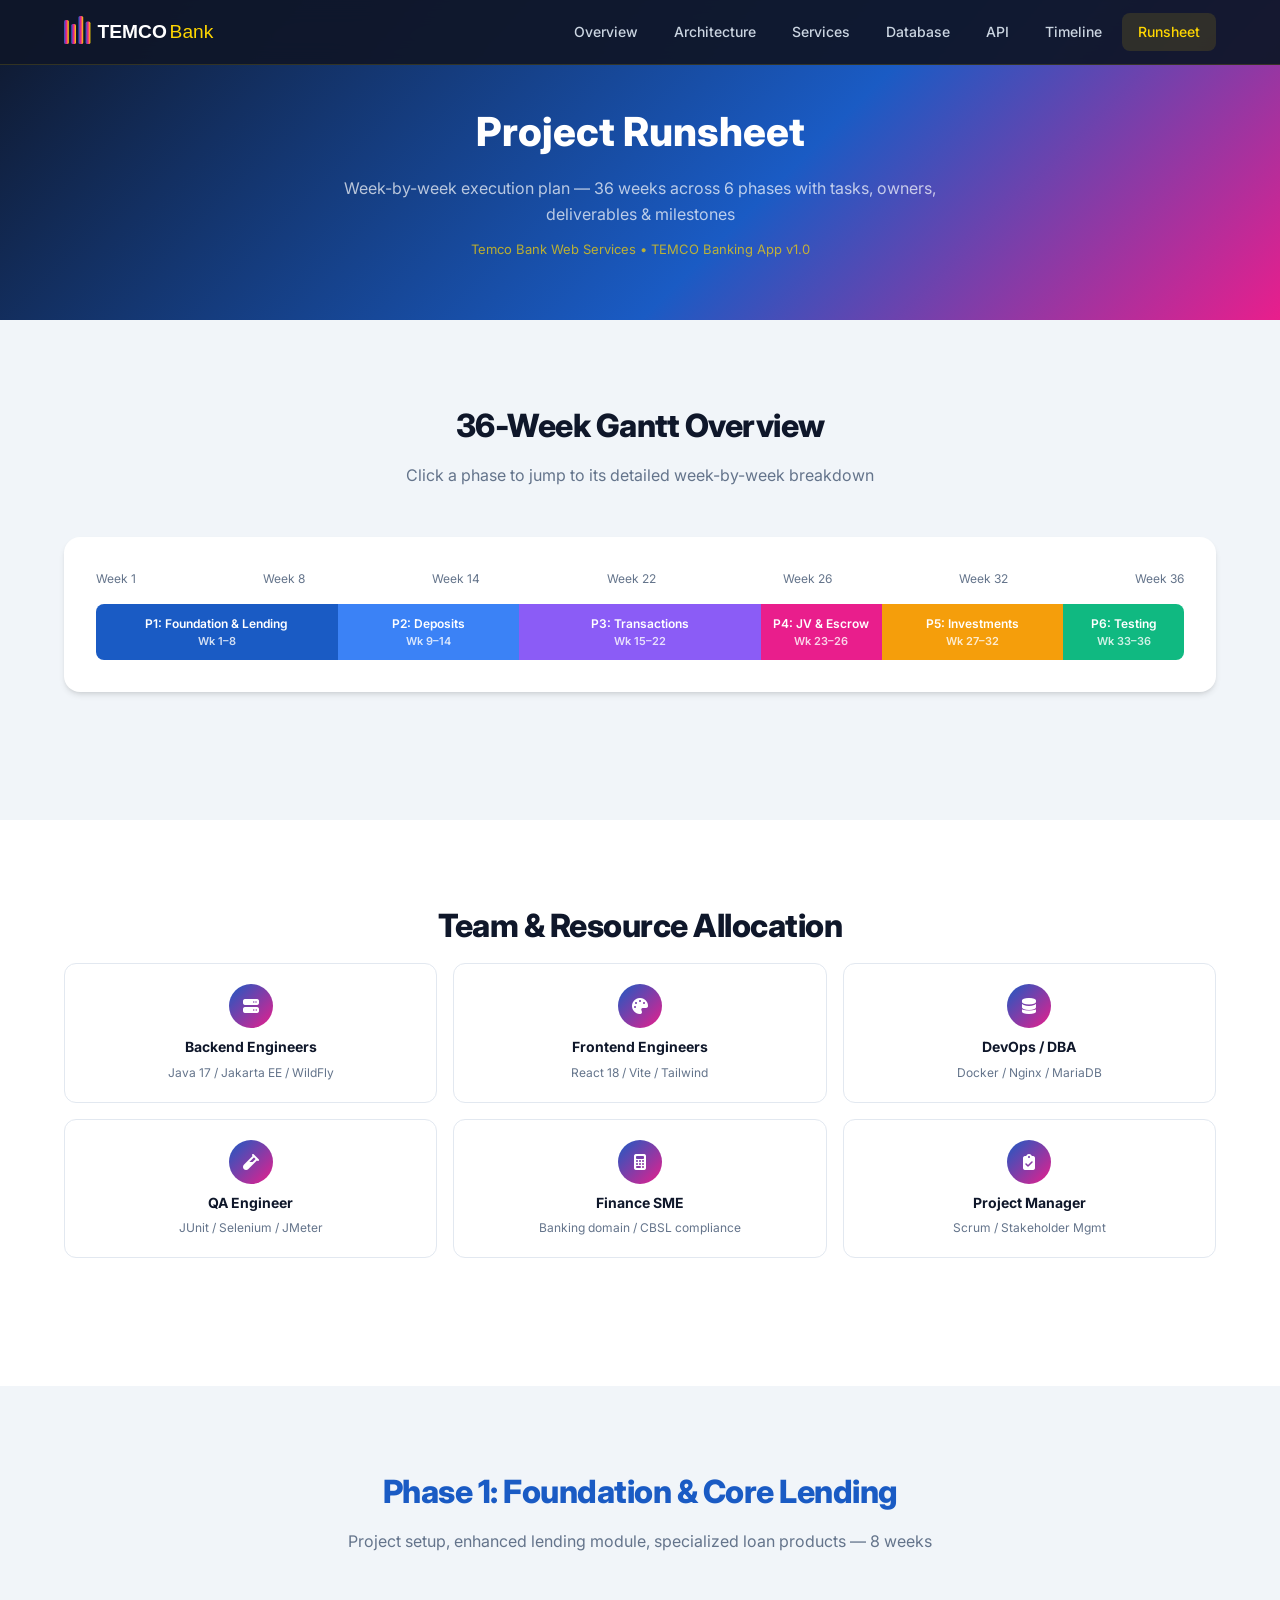
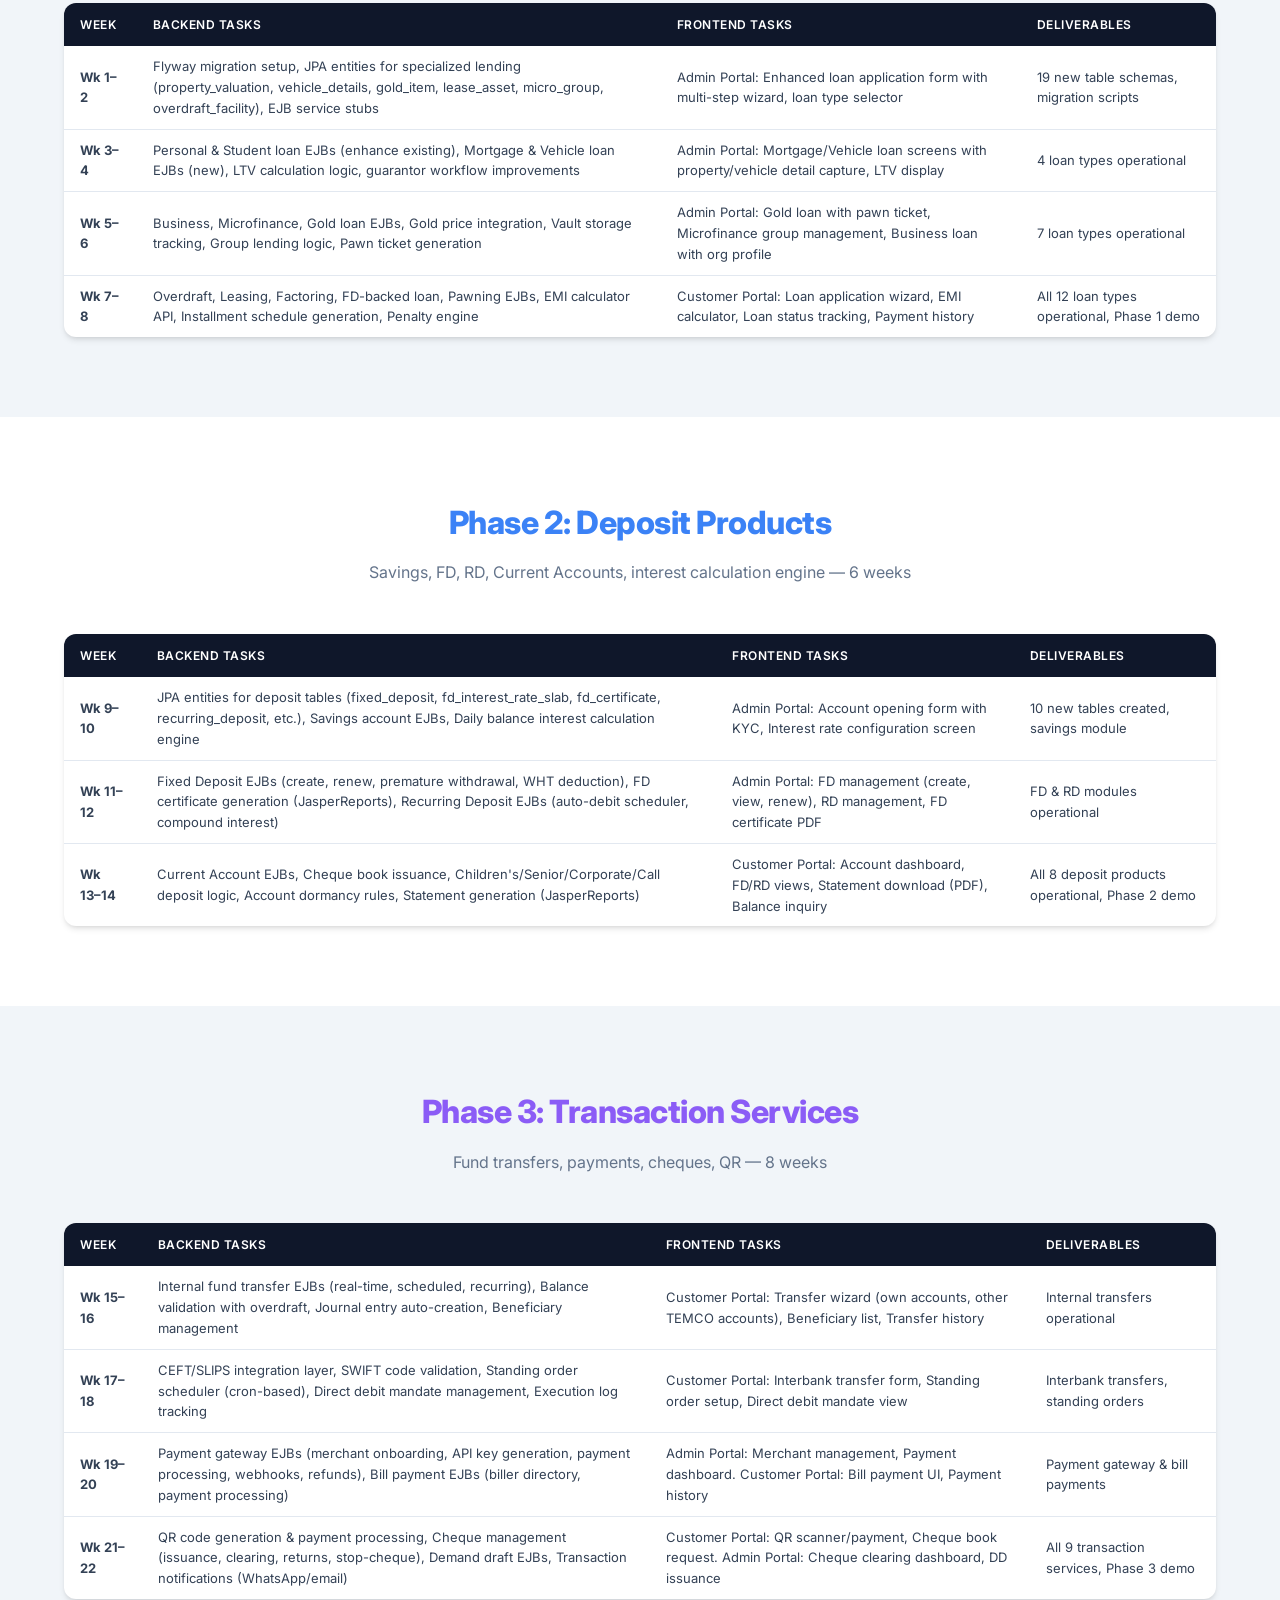
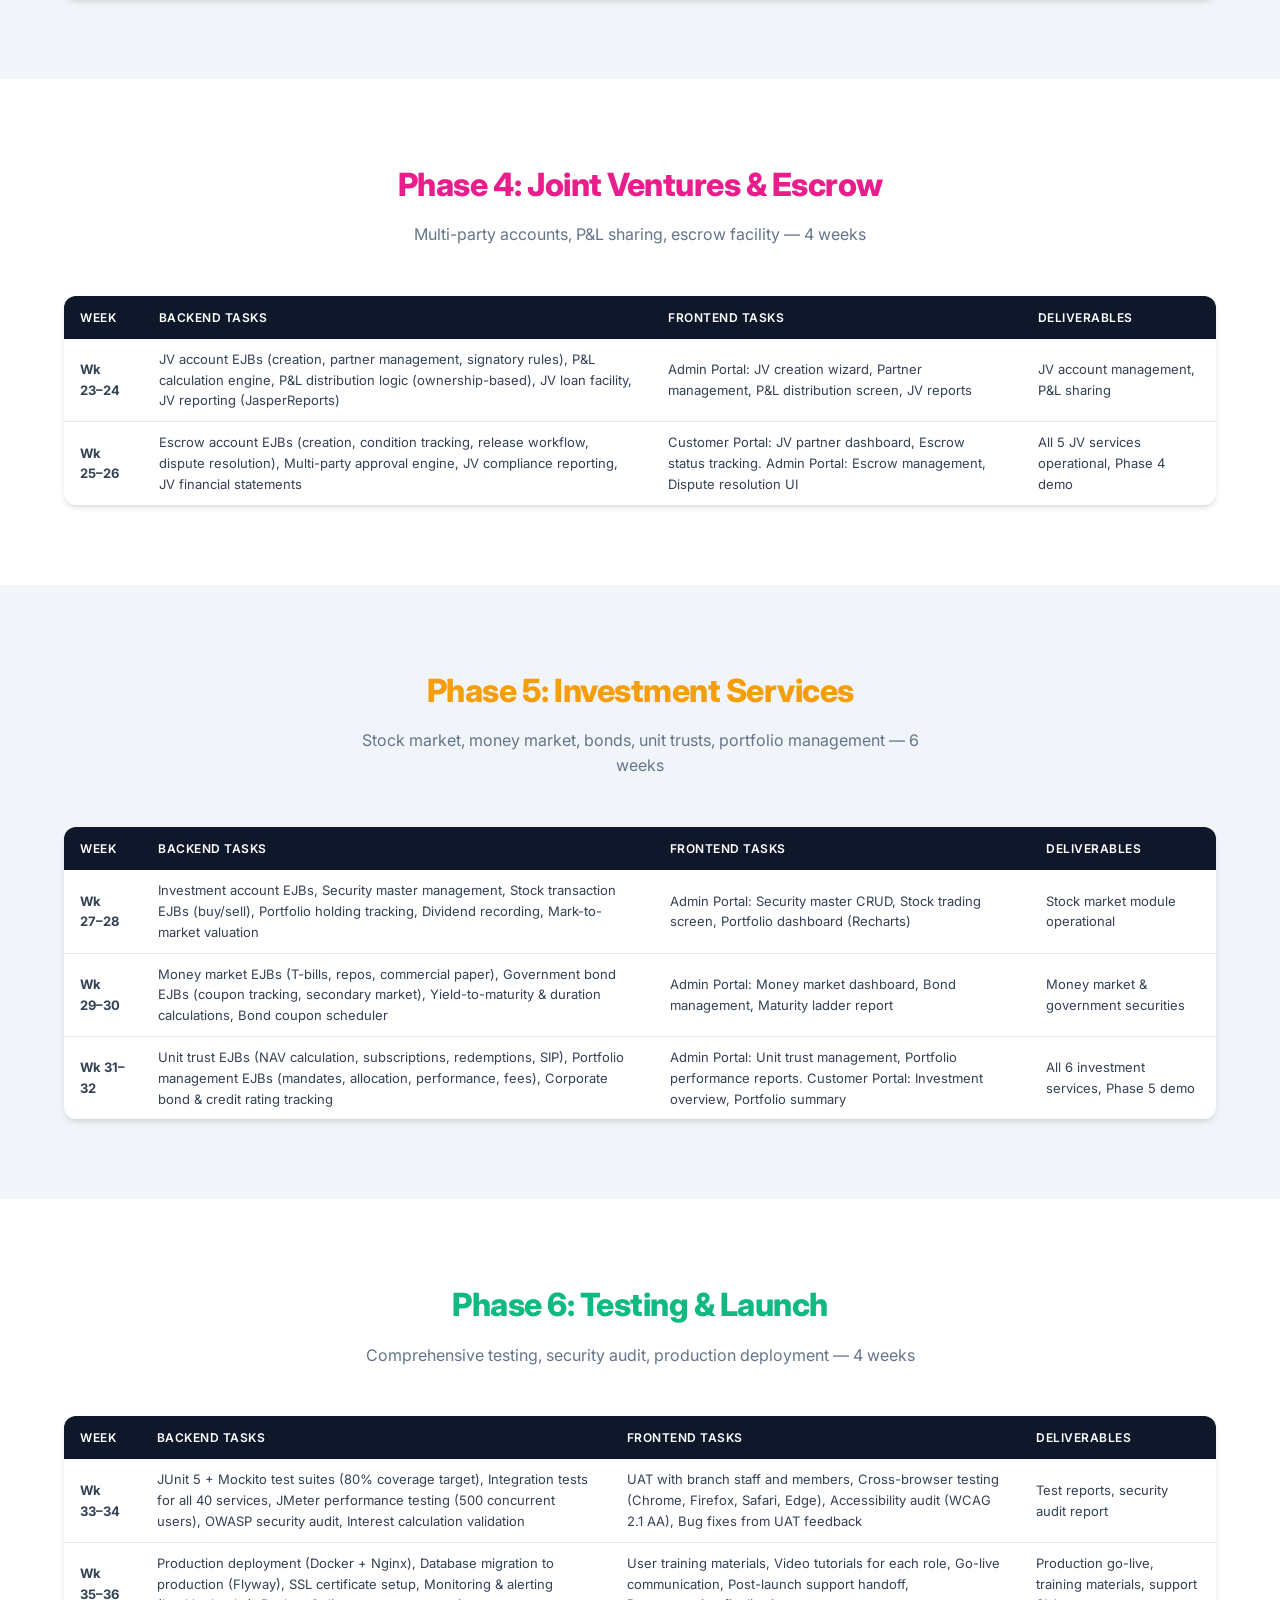
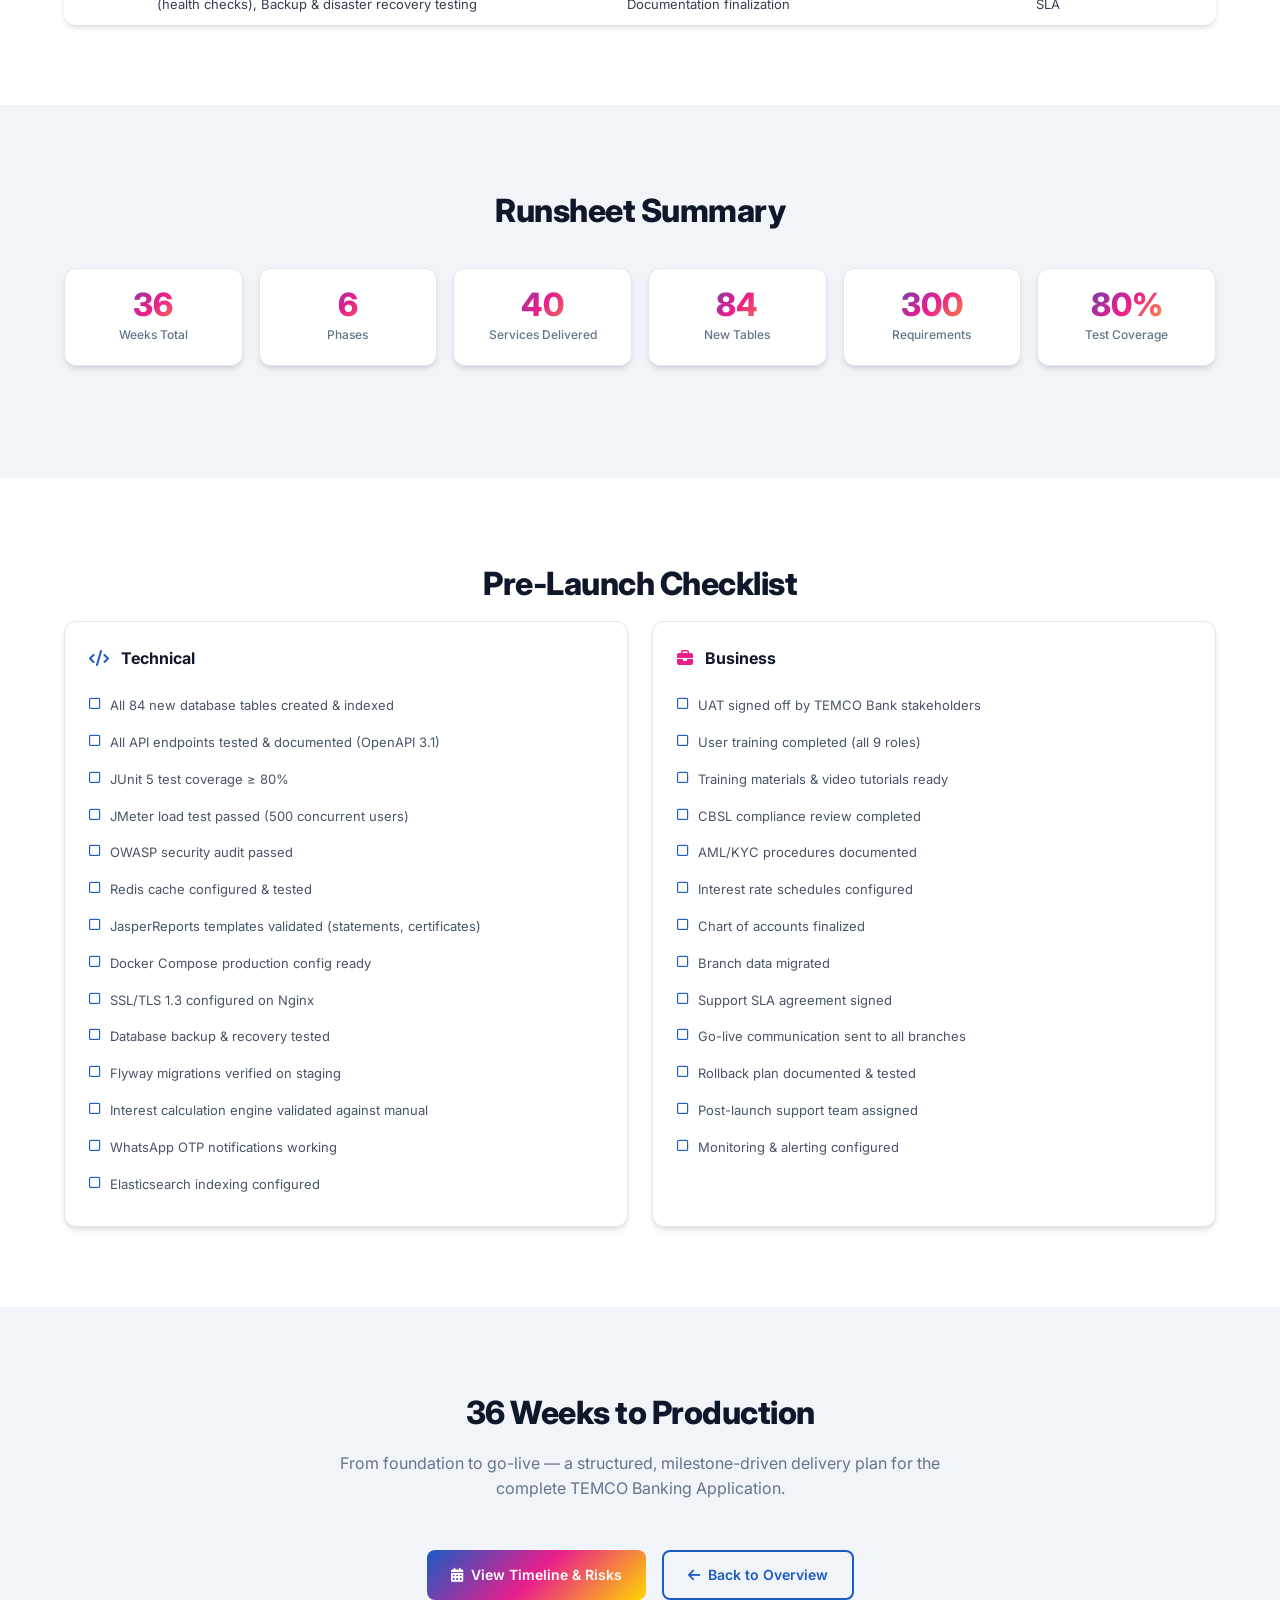
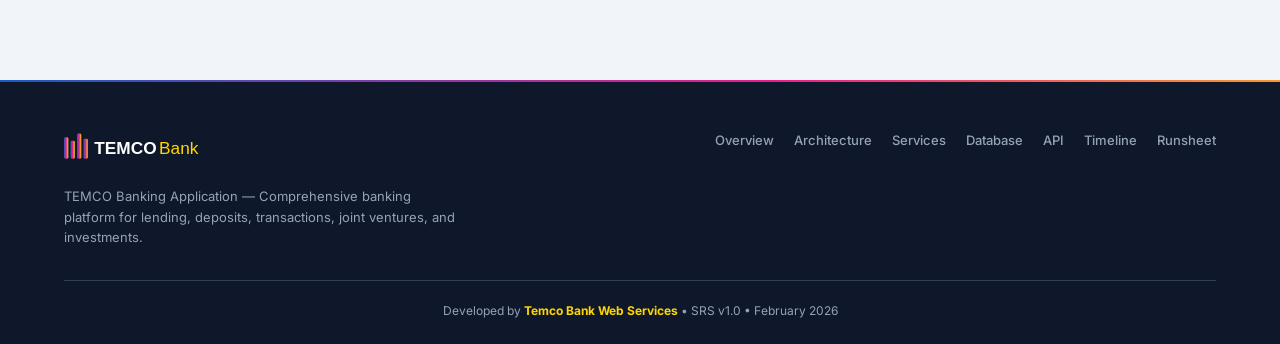
<file: runsheet.html>
<!DOCTYPE html>
<html lang="en">
<head>
    <meta charset="UTF-8">
    <meta name="viewport" content="width=device-width, initial-scale=1.0">
    <title>Runsheet — TEMCO Banking App SRS</title>
    <link rel="stylesheet" href="styles.css">
    <link href="https://fonts.googleapis.com/css2?family=Inter:wght@300;400;500;600;700;800;900&display=swap" rel="stylesheet">
    <link rel="stylesheet" href="https://cdnjs.cloudflare.com/ajax/libs/font-awesome/6.5.1/css/all.min.css">
</head>
<body>
    <nav class="top-nav" id="topNav">
        <div class="nav-container">
            <a href="index.html" class="nav-logo"><img src="logo.svg" alt="TEMCO Bank" class="logo-img"></a>
            <div class="nav-links" id="navLinks">
                <a href="index.html" class="nav-link">Overview</a>
                <a href="architecture.html" class="nav-link">Architecture</a>
                <a href="features.html" class="nav-link">Services</a>
                <a href="database.html" class="nav-link">Database</a>
                <a href="api.html" class="nav-link">API</a>
                <a href="timeline.html" class="nav-link">Timeline</a>
                <a href="runsheet.html" class="nav-link active">Runsheet</a>
            </div>
            <button class="nav-toggle" id="navToggle"><i class="fas fa-bars"></i></button>
        </div>
    </nav>

    <div class="page-hero">
        <h1>Project Runsheet</h1>
        <p>Week-by-week execution plan — 36 weeks across 6 phases with tasks, owners, deliverables &amp; milestones</p>
        <div style="margin-top:12px;font-size:13px;color:rgba(255,215,0,0.7);">Temco Bank Web Services &bull; TEMCO Banking App v1.0</div>
    </div>

    <!-- Gantt Overview -->
    <section class="section">
        <div class="container">
            <h2 class="section-title">36-Week Gantt Overview</h2>
            <p class="section-desc">Click a phase to jump to its detailed week-by-week breakdown</p>
            <div class="gantt-container">
                <div style="display:flex;justify-content:space-between;font-size:12px;color:var(--gray-500);margin-bottom:4px;">
                    <span>Week 1</span><span>Week 8</span><span>Week 14</span><span>Week 22</span><span>Week 26</span><span>Week 32</span><span>Week 36</span>
                </div>
                <div class="gantt-bar">
                    <a href="#rs-p1" class="gantt-phase gantt-p1" style="text-decoration:none;color:white;">
                        <span>P1: Foundation &amp; Lending</span>
                        <span class="phase-label">Wk 1–8</span>
                    </a>
                    <a href="#rs-p2" class="gantt-phase gantt-p2" style="text-decoration:none;color:white;">
                        <span>P2: Deposits</span>
                        <span class="phase-label">Wk 9–14</span>
                    </a>
                    <a href="#rs-p3" class="gantt-phase gantt-p3" style="text-decoration:none;color:white;">
                        <span>P3: Transactions</span>
                        <span class="phase-label">Wk 15–22</span>
                    </a>
                    <a href="#rs-p4" class="gantt-phase gantt-p4" style="text-decoration:none;color:white;">
                        <span>P4: JV &amp; Escrow</span>
                        <span class="phase-label">Wk 23–26</span>
                    </a>
                    <a href="#rs-p5" class="gantt-phase gantt-p5" style="text-decoration:none;color:white;">
                        <span>P5: Investments</span>
                        <span class="phase-label">Wk 27–32</span>
                    </a>
                    <a href="#rs-p6" class="gantt-phase gantt-p6" style="text-decoration:none;color:white;">
                        <span>P6: Testing</span>
                        <span class="phase-label">Wk 33–36</span>
                    </a>
                </div>
            </div>
        </div>
    </section>

    <!-- Team Allocation -->
    <section class="section section-alt">
        <div class="container">
            <h2 class="section-title">Team &amp; Resource Allocation</h2>
            <div class="team-grid">
                <div class="team-card">
                    <div class="role-icon" style="margin:0 auto 8px;width:44px;height:44px;font-size:16px;"><i class="fas fa-server"></i></div>
                    <h4>Backend Engineers</h4>
                    <p>Java 17 / Jakarta EE / WildFly</p>
                </div>
                <div class="team-card">
                    <div class="role-icon" style="margin:0 auto 8px;width:44px;height:44px;font-size:16px;"><i class="fas fa-palette"></i></div>
                    <h4>Frontend Engineers</h4>
                    <p>React 18 / Vite / Tailwind</p>
                </div>
                <div class="team-card">
                    <div class="role-icon" style="margin:0 auto 8px;width:44px;height:44px;font-size:16px;"><i class="fas fa-database"></i></div>
                    <h4>DevOps / DBA</h4>
                    <p>Docker / Nginx / MariaDB</p>
                </div>
                <div class="team-card">
                    <div class="role-icon" style="margin:0 auto 8px;width:44px;height:44px;font-size:16px;"><i class="fas fa-vial"></i></div>
                    <h4>QA Engineer</h4>
                    <p>JUnit / Selenium / JMeter</p>
                </div>
                <div class="team-card">
                    <div class="role-icon" style="margin:0 auto 8px;width:44px;height:44px;font-size:16px;"><i class="fas fa-calculator"></i></div>
                    <h4>Finance SME</h4>
                    <p>Banking domain / CBSL compliance</p>
                </div>
                <div class="team-card">
                    <div class="role-icon" style="margin:0 auto 8px;width:44px;height:44px;font-size:16px;"><i class="fas fa-clipboard-check"></i></div>
                    <h4>Project Manager</h4>
                    <p>Scrum / Stakeholder Mgmt</p>
                </div>
            </div>
        </div>
    </section>

    <!-- Phase 1 Detail -->
    <section class="section" id="rs-p1">
        <div class="container">
            <h2 class="section-title" style="color:var(--blue);">Phase 1: Foundation &amp; Core Lending</h2>
            <p class="section-desc">Project setup, enhanced lending module, specialized loan products — 8 weeks</p>
            <table class="data-table">
                <thead><tr><th>Week</th><th>Backend Tasks</th><th>Frontend Tasks</th><th>Deliverables</th></tr></thead>
                <tbody>
                    <tr><td><strong>Wk 1–2</strong></td><td>Flyway migration setup, JPA entities for specialized lending (property_valuation, vehicle_details, gold_item, lease_asset, micro_group, overdraft_facility), EJB service stubs</td><td>Admin Portal: Enhanced loan application form with multi-step wizard, loan type selector</td><td>19 new table schemas, migration scripts</td></tr>
                    <tr><td><strong>Wk 3–4</strong></td><td>Personal &amp; Student loan EJBs (enhance existing), Mortgage &amp; Vehicle loan EJBs (new), LTV calculation logic, guarantor workflow improvements</td><td>Admin Portal: Mortgage/Vehicle loan screens with property/vehicle detail capture, LTV display</td><td>4 loan types operational</td></tr>
                    <tr><td><strong>Wk 5–6</strong></td><td>Business, Microfinance, Gold loan EJBs, Gold price integration, Vault storage tracking, Group lending logic, Pawn ticket generation</td><td>Admin Portal: Gold loan with pawn ticket, Microfinance group management, Business loan with org profile</td><td>7 loan types operational</td></tr>
                    <tr><td><strong>Wk 7–8</strong></td><td>Overdraft, Leasing, Factoring, FD-backed loan, Pawning EJBs, EMI calculator API, Installment schedule generation, Penalty engine</td><td>Customer Portal: Loan application wizard, EMI calculator, Loan status tracking, Payment history</td><td>All 12 loan types operational, Phase 1 demo</td></tr>
                </tbody>
            </table>
        </div>
    </section>

    <!-- Phase 2 Detail -->
    <section class="section section-alt" id="rs-p2">
        <div class="container">
            <h2 class="section-title" style="color:#3B82F6;">Phase 2: Deposit Products</h2>
            <p class="section-desc">Savings, FD, RD, Current Accounts, interest calculation engine — 6 weeks</p>
            <table class="data-table">
                <thead><tr><th>Week</th><th>Backend Tasks</th><th>Frontend Tasks</th><th>Deliverables</th></tr></thead>
                <tbody>
                    <tr><td><strong>Wk 9–10</strong></td><td>JPA entities for deposit tables (fixed_deposit, fd_interest_rate_slab, fd_certificate, recurring_deposit, etc.), Savings account EJBs, Daily balance interest calculation engine</td><td>Admin Portal: Account opening form with KYC, Interest rate configuration screen</td><td>10 new tables created, savings module</td></tr>
                    <tr><td><strong>Wk 11–12</strong></td><td>Fixed Deposit EJBs (create, renew, premature withdrawal, WHT deduction), FD certificate generation (JasperReports), Recurring Deposit EJBs (auto-debit scheduler, compound interest)</td><td>Admin Portal: FD management (create, view, renew), RD management, FD certificate PDF</td><td>FD &amp; RD modules operational</td></tr>
                    <tr><td><strong>Wk 13–14</strong></td><td>Current Account EJBs, Cheque book issuance, Children's/Senior/Corporate/Call deposit logic, Account dormancy rules, Statement generation (JasperReports)</td><td>Customer Portal: Account dashboard, FD/RD views, Statement download (PDF), Balance inquiry</td><td>All 8 deposit products operational, Phase 2 demo</td></tr>
                </tbody>
            </table>
        </div>
    </section>

    <!-- Phase 3 Detail -->
    <section class="section" id="rs-p3">
        <div class="container">
            <h2 class="section-title" style="color:#8B5CF6;">Phase 3: Transaction Services</h2>
            <p class="section-desc">Fund transfers, payments, cheques, QR — 8 weeks</p>
            <table class="data-table">
                <thead><tr><th>Week</th><th>Backend Tasks</th><th>Frontend Tasks</th><th>Deliverables</th></tr></thead>
                <tbody>
                    <tr><td><strong>Wk 15–16</strong></td><td>Internal fund transfer EJBs (real-time, scheduled, recurring), Balance validation with overdraft, Journal entry auto-creation, Beneficiary management</td><td>Customer Portal: Transfer wizard (own accounts, other TEMCO accounts), Beneficiary list, Transfer history</td><td>Internal transfers operational</td></tr>
                    <tr><td><strong>Wk 17–18</strong></td><td>CEFT/SLIPS integration layer, SWIFT code validation, Standing order scheduler (cron-based), Direct debit mandate management, Execution log tracking</td><td>Customer Portal: Interbank transfer form, Standing order setup, Direct debit mandate view</td><td>Interbank transfers, standing orders</td></tr>
                    <tr><td><strong>Wk 19–20</strong></td><td>Payment gateway EJBs (merchant onboarding, API key generation, payment processing, webhooks, refunds), Bill payment EJBs (biller directory, payment processing)</td><td>Admin Portal: Merchant management, Payment dashboard. Customer Portal: Bill payment UI, Payment history</td><td>Payment gateway &amp; bill payments</td></tr>
                    <tr><td><strong>Wk 21–22</strong></td><td>QR code generation &amp; payment processing, Cheque management (issuance, clearing, returns, stop-cheque), Demand draft EJBs, Transaction notifications (WhatsApp/email)</td><td>Customer Portal: QR scanner/payment, Cheque book request. Admin Portal: Cheque clearing dashboard, DD issuance</td><td>All 9 transaction services, Phase 3 demo</td></tr>
                </tbody>
            </table>
        </div>
    </section>

    <!-- Phase 4 Detail -->
    <section class="section section-alt" id="rs-p4">
        <div class="container">
            <h2 class="section-title" style="color:var(--magenta);">Phase 4: Joint Ventures &amp; Escrow</h2>
            <p class="section-desc">Multi-party accounts, P&amp;L sharing, escrow facility — 4 weeks</p>
            <table class="data-table">
                <thead><tr><th>Week</th><th>Backend Tasks</th><th>Frontend Tasks</th><th>Deliverables</th></tr></thead>
                <tbody>
                    <tr><td><strong>Wk 23–24</strong></td><td>JV account EJBs (creation, partner management, signatory rules), P&L calculation engine, P&L distribution logic (ownership-based), JV loan facility, JV reporting (JasperReports)</td><td>Admin Portal: JV creation wizard, Partner management, P&L distribution screen, JV reports</td><td>JV account management, P&L sharing</td></tr>
                    <tr><td><strong>Wk 25–26</strong></td><td>Escrow account EJBs (creation, condition tracking, release workflow, dispute resolution), Multi-party approval engine, JV compliance reporting, JV financial statements</td><td>Customer Portal: JV partner dashboard, Escrow status tracking. Admin Portal: Escrow management, Dispute resolution UI</td><td>All 5 JV services operational, Phase 4 demo</td></tr>
                </tbody>
            </table>
        </div>
    </section>

    <!-- Phase 5 Detail -->
    <section class="section" id="rs-p5">
        <div class="container">
            <h2 class="section-title" style="color:#F59E0B;">Phase 5: Investment Services</h2>
            <p class="section-desc">Stock market, money market, bonds, unit trusts, portfolio management — 6 weeks</p>
            <table class="data-table">
                <thead><tr><th>Week</th><th>Backend Tasks</th><th>Frontend Tasks</th><th>Deliverables</th></tr></thead>
                <tbody>
                    <tr><td><strong>Wk 27–28</strong></td><td>Investment account EJBs, Security master management, Stock transaction EJBs (buy/sell), Portfolio holding tracking, Dividend recording, Mark-to-market valuation</td><td>Admin Portal: Security master CRUD, Stock trading screen, Portfolio dashboard (Recharts)</td><td>Stock market module operational</td></tr>
                    <tr><td><strong>Wk 29–30</strong></td><td>Money market EJBs (T-bills, repos, commercial paper), Government bond EJBs (coupon tracking, secondary market), Yield-to-maturity &amp; duration calculations, Bond coupon scheduler</td><td>Admin Portal: Money market dashboard, Bond management, Maturity ladder report</td><td>Money market &amp; government securities</td></tr>
                    <tr><td><strong>Wk 31–32</strong></td><td>Unit trust EJBs (NAV calculation, subscriptions, redemptions, SIP), Portfolio management EJBs (mandates, allocation, performance, fees), Corporate bond &amp; credit rating tracking</td><td>Admin Portal: Unit trust management, Portfolio performance reports. Customer Portal: Investment overview, Portfolio summary</td><td>All 6 investment services, Phase 5 demo</td></tr>
                </tbody>
            </table>
        </div>
    </section>

    <!-- Phase 6 Detail -->
    <section class="section section-alt" id="rs-p6">
        <div class="container">
            <h2 class="section-title" style="color:#10B981;">Phase 6: Testing &amp; Launch</h2>
            <p class="section-desc">Comprehensive testing, security audit, production deployment — 4 weeks</p>
            <table class="data-table">
                <thead><tr><th>Week</th><th>Backend Tasks</th><th>Frontend Tasks</th><th>Deliverables</th></tr></thead>
                <tbody>
                    <tr><td><strong>Wk 33–34</strong></td><td>JUnit 5 + Mockito test suites (80% coverage target), Integration tests for all 40 services, JMeter performance testing (500 concurrent users), OWASP security audit, Interest calculation validation</td><td>UAT with branch staff and members, Cross-browser testing (Chrome, Firefox, Safari, Edge), Accessibility audit (WCAG 2.1 AA), Bug fixes from UAT feedback</td><td>Test reports, security audit report</td></tr>
                    <tr><td><strong>Wk 35–36</strong></td><td>Production deployment (Docker + Nginx), Database migration to production (Flyway), SSL certificate setup, Monitoring &amp; alerting (health checks), Backup &amp; disaster recovery testing</td><td>User training materials, Video tutorials for each role, Go-live communication, Post-launch support handoff, Documentation finalization</td><td>Production go-live, training materials, support SLA</td></tr>
                </tbody>
            </table>
        </div>
    </section>

    <!-- Runsheet Summary -->
    <section class="section">
        <div class="container">
            <h2 class="section-title">Runsheet Summary</h2>
            <div class="summary-bar">
                <div class="summary-stat"><div class="stat-num">36</div><div class="stat-lbl">Weeks Total</div></div>
                <div class="summary-stat"><div class="stat-num">6</div><div class="stat-lbl">Phases</div></div>
                <div class="summary-stat"><div class="stat-num">40</div><div class="stat-lbl">Services Delivered</div></div>
                <div class="summary-stat"><div class="stat-num">84</div><div class="stat-lbl">New Tables</div></div>
                <div class="summary-stat"><div class="stat-num">300</div><div class="stat-lbl">Requirements</div></div>
                <div class="summary-stat"><div class="stat-num">80%</div><div class="stat-lbl">Test Coverage</div></div>
            </div>
        </div>
    </section>

    <!-- Pre-Launch Checklist -->
    <section class="section section-alt">
        <div class="container">
            <h2 class="section-title">Pre-Launch Checklist</h2>
            <div class="checklist-grid">
                <div class="checklist-card">
                    <h3><i class="fas fa-code" style="color:var(--blue);margin-right:8px;"></i> Technical</h3>
                    <div class="checklist-item"><i class="far fa-square"></i> All 84 new database tables created &amp; indexed</div>
                    <div class="checklist-item"><i class="far fa-square"></i> All API endpoints tested &amp; documented (OpenAPI 3.1)</div>
                    <div class="checklist-item"><i class="far fa-square"></i> JUnit 5 test coverage ≥ 80%</div>
                    <div class="checklist-item"><i class="far fa-square"></i> JMeter load test passed (500 concurrent users)</div>
                    <div class="checklist-item"><i class="far fa-square"></i> OWASP security audit passed</div>
                    <div class="checklist-item"><i class="far fa-square"></i> Redis cache configured &amp; tested</div>
                    <div class="checklist-item"><i class="far fa-square"></i> JasperReports templates validated (statements, certificates)</div>
                    <div class="checklist-item"><i class="far fa-square"></i> Docker Compose production config ready</div>
                    <div class="checklist-item"><i class="far fa-square"></i> SSL/TLS 1.3 configured on Nginx</div>
                    <div class="checklist-item"><i class="far fa-square"></i> Database backup &amp; recovery tested</div>
                    <div class="checklist-item"><i class="far fa-square"></i> Flyway migrations verified on staging</div>
                    <div class="checklist-item"><i class="far fa-square"></i> Interest calculation engine validated against manual</div>
                    <div class="checklist-item"><i class="far fa-square"></i> WhatsApp OTP notifications working</div>
                    <div class="checklist-item"><i class="far fa-square"></i> Elasticsearch indexing configured</div>
                </div>
                <div class="checklist-card">
                    <h3><i class="fas fa-briefcase" style="color:var(--magenta);margin-right:8px;"></i> Business</h3>
                    <div class="checklist-item"><i class="far fa-square"></i> UAT signed off by TEMCO Bank stakeholders</div>
                    <div class="checklist-item"><i class="far fa-square"></i> User training completed (all 9 roles)</div>
                    <div class="checklist-item"><i class="far fa-square"></i> Training materials &amp; video tutorials ready</div>
                    <div class="checklist-item"><i class="far fa-square"></i> CBSL compliance review completed</div>
                    <div class="checklist-item"><i class="far fa-square"></i> AML/KYC procedures documented</div>
                    <div class="checklist-item"><i class="far fa-square"></i> Interest rate schedules configured</div>
                    <div class="checklist-item"><i class="far fa-square"></i> Chart of accounts finalized</div>
                    <div class="checklist-item"><i class="far fa-square"></i> Branch data migrated</div>
                    <div class="checklist-item"><i class="far fa-square"></i> Support SLA agreement signed</div>
                    <div class="checklist-item"><i class="far fa-square"></i> Go-live communication sent to all branches</div>
                    <div class="checklist-item"><i class="far fa-square"></i> Rollback plan documented &amp; tested</div>
                    <div class="checklist-item"><i class="far fa-square"></i> Post-launch support team assigned</div>
                    <div class="checklist-item"><i class="far fa-square"></i> Monitoring &amp; alerting configured</div>
                </div>
            </div>
        </div>
    </section>

    <!-- CTA -->
    <section class="section">
        <div class="container text-center">
            <h2 class="section-title">36 Weeks to Production</h2>
            <p class="section-desc">From foundation to go-live — a structured, milestone-driven delivery plan for the complete TEMCO Banking Application.</p>
            <div style="display:flex;gap:16px;justify-content:center;flex-wrap:wrap;">
                <a href="timeline.html" class="btn btn-primary"><i class="fas fa-calendar-days"></i> View Timeline &amp; Risks</a>
                <a href="index.html" class="btn btn-outline"><i class="fas fa-arrow-left"></i> Back to Overview</a>
            </div>
        </div>
    </section>

    <footer class="footer">
        <div class="container">
            <div class="footer-content">
                <div class="footer-brand">
                    <img src="logo.svg" alt="TEMCO Bank" class="footer-logo">
                    <p>TEMCO Banking Application — Comprehensive banking platform for lending, deposits, transactions, joint ventures, and investments.</p>
                </div>
                <div class="footer-links">
                    <a href="index.html">Overview</a><a href="architecture.html">Architecture</a><a href="features.html">Services</a>
                    <a href="database.html">Database</a><a href="api.html">API</a><a href="timeline.html">Timeline</a><a href="runsheet.html">Runsheet</a>
                </div>
            </div>
            <div class="footer-bottom">
                <p>Developed by <strong>Temco Bank Web Services</strong> &bull; SRS v1.0 &bull; February 2026</p>
            </div>
        </div>
    </footer>
    <script src="script.js"></script>
</body>
</html>
</file>
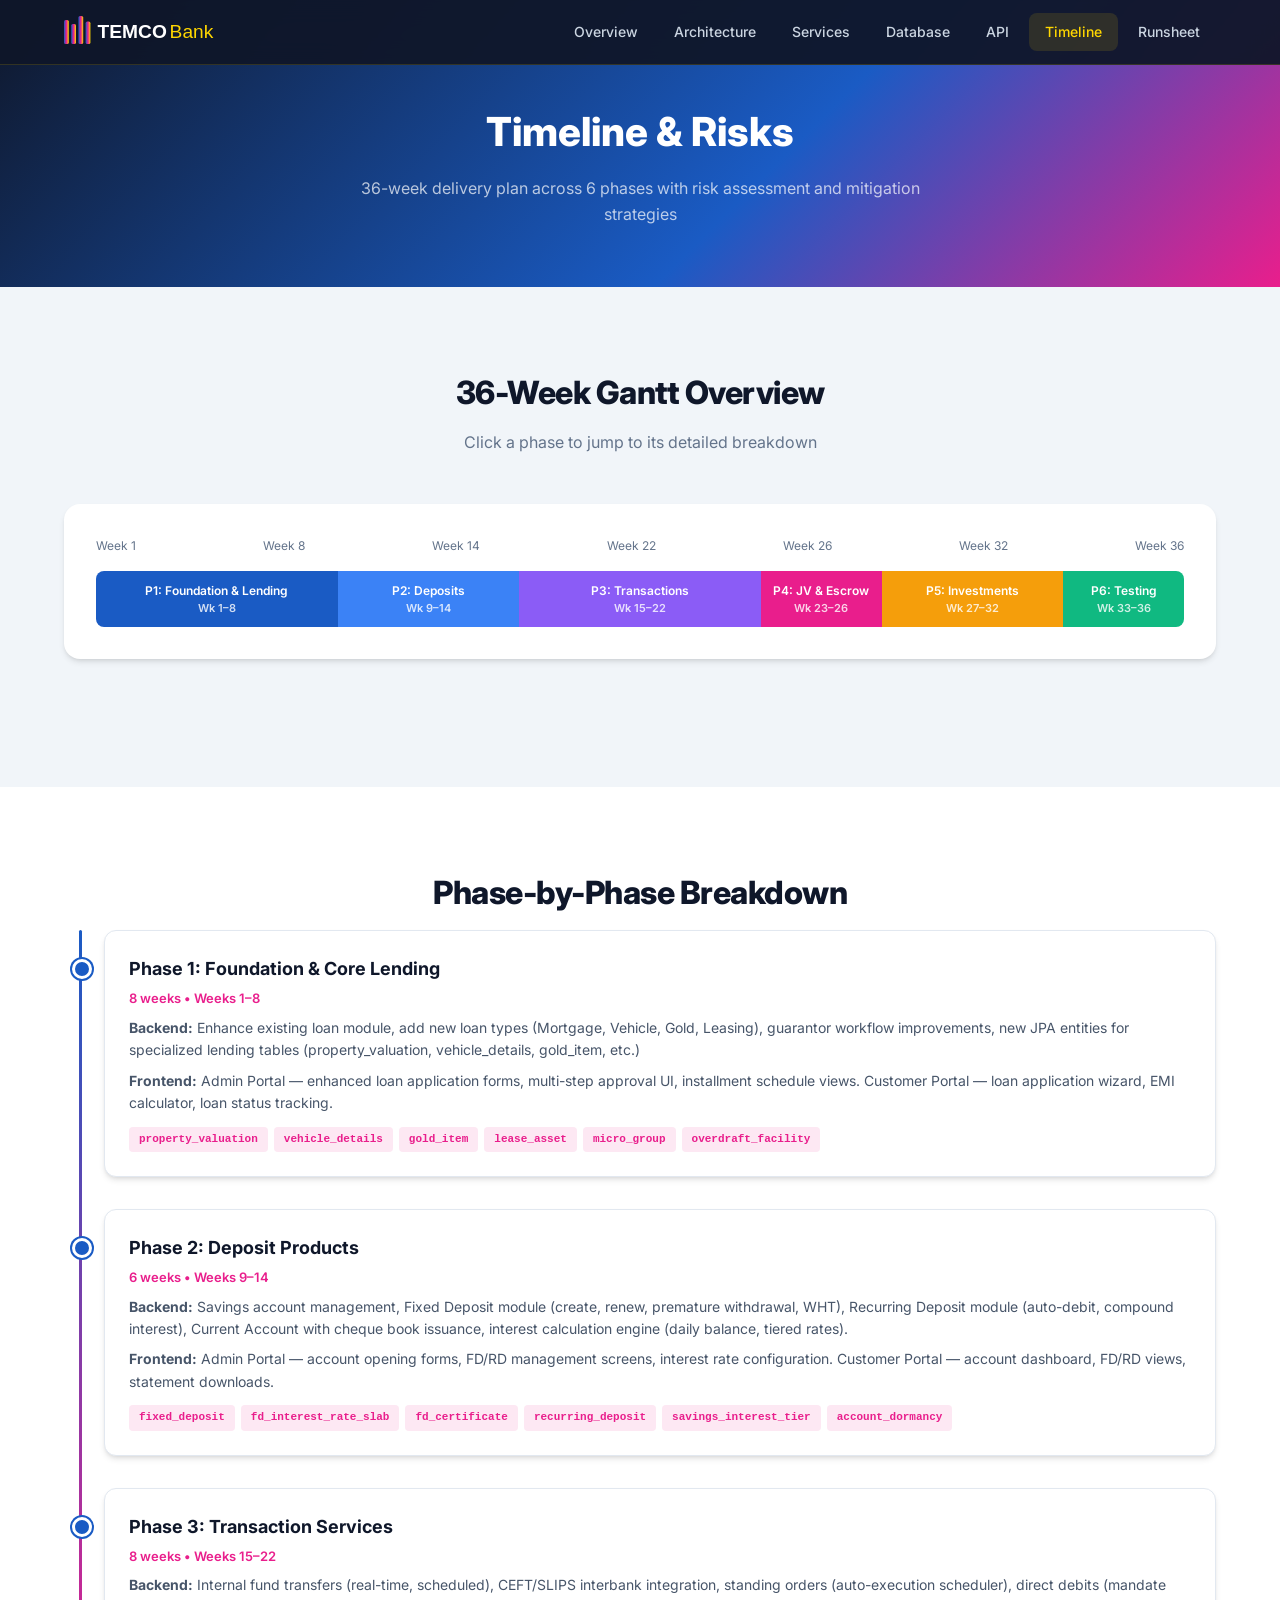
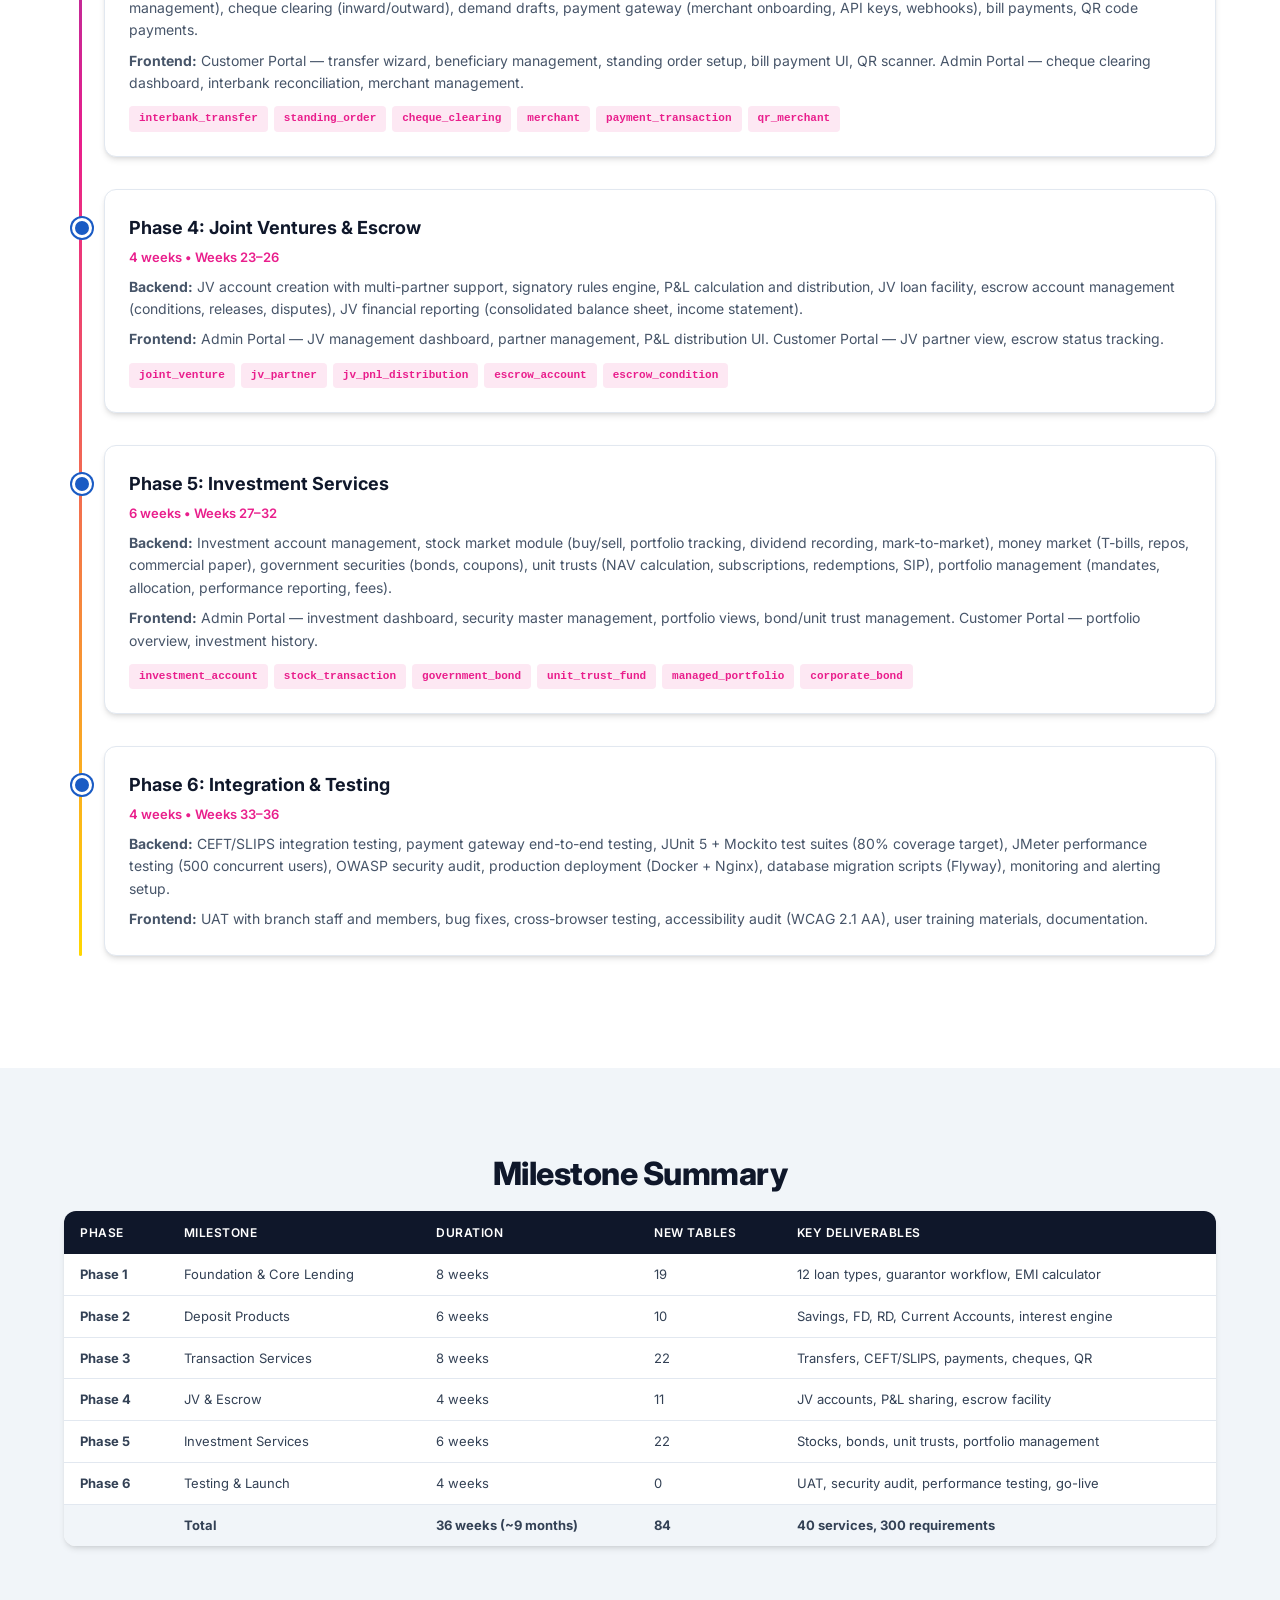
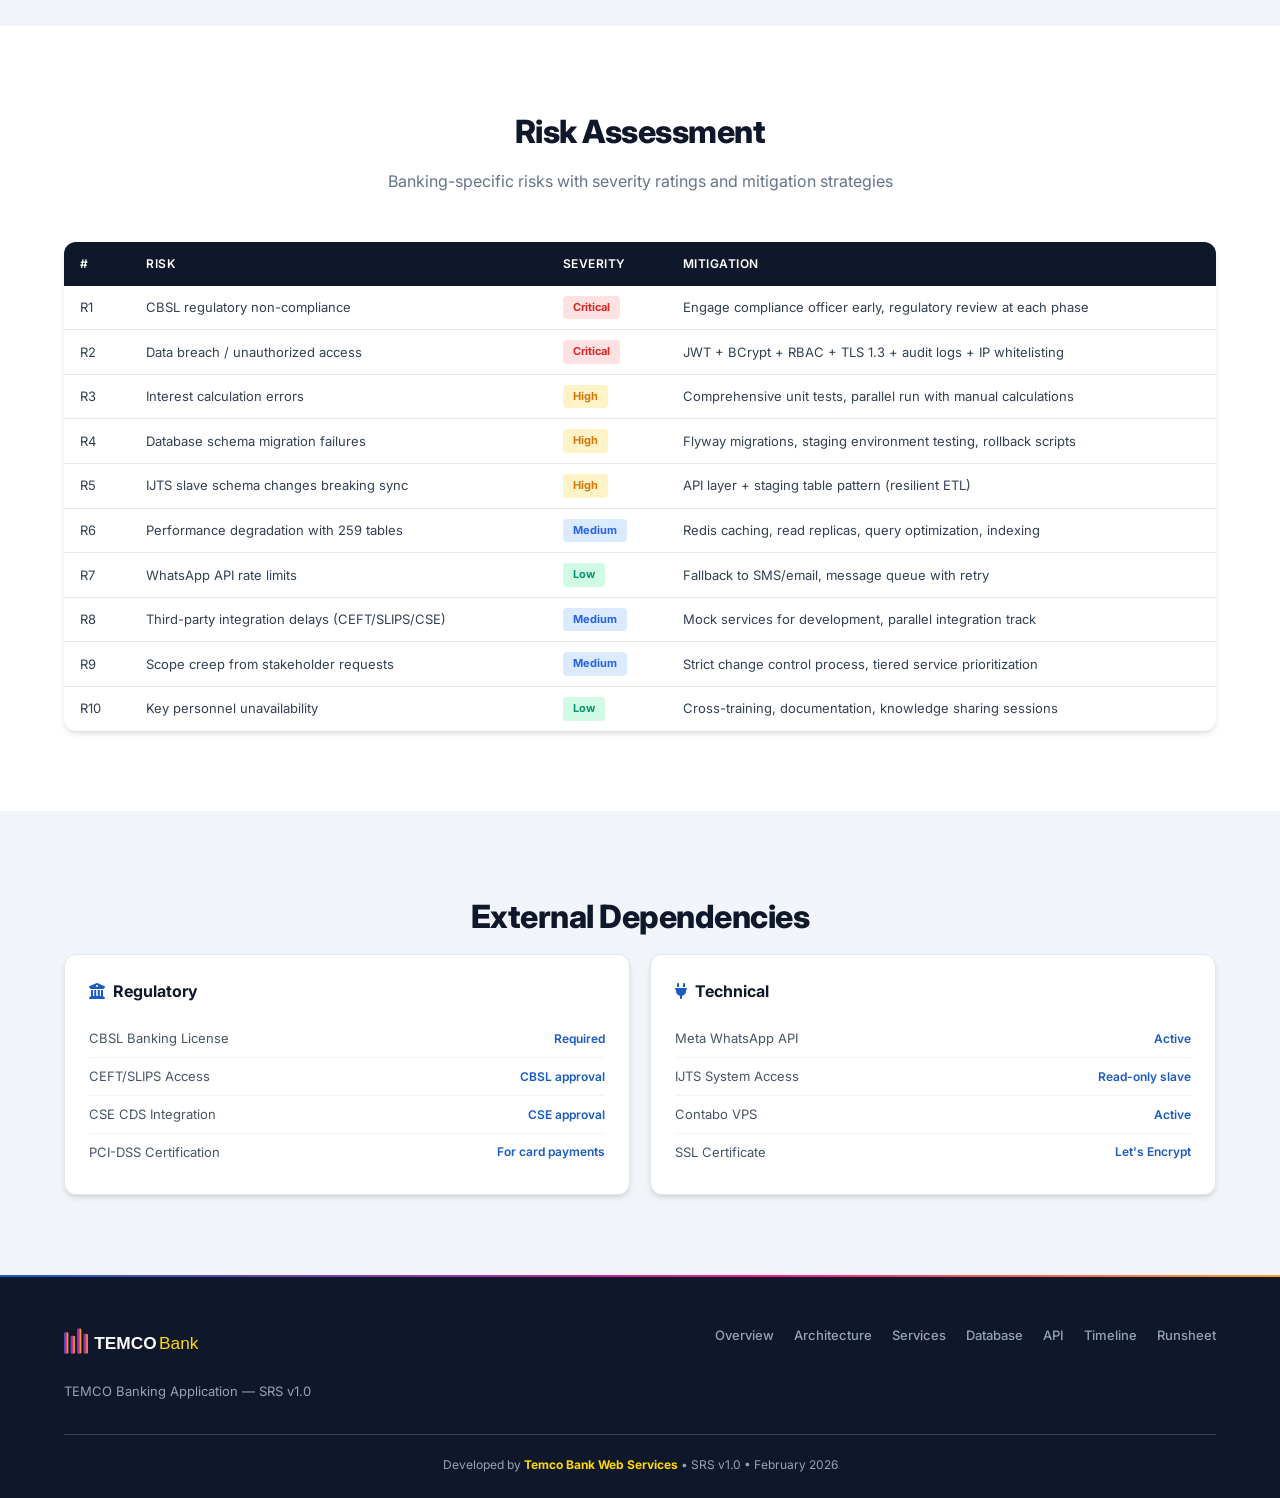
<file: timeline.html>
<!DOCTYPE html>
<html lang="en">
<head>
    <meta charset="UTF-8">
    <meta name="viewport" content="width=device-width, initial-scale=1.0">
    <title>Timeline &amp; Risks — TEMCO Banking App SRS</title>
    <link rel="stylesheet" href="styles.css">
    <link href="https://fonts.googleapis.com/css2?family=Inter:wght@300;400;500;600;700;800;900&display=swap" rel="stylesheet">
    <link rel="stylesheet" href="https://cdnjs.cloudflare.com/ajax/libs/font-awesome/6.5.1/css/all.min.css">
</head>
<body>
    <nav class="top-nav" id="topNav">
        <div class="nav-container">
            <a href="index.html" class="nav-logo"><img src="logo.svg" alt="TEMCO Bank" class="logo-img"></a>
            <div class="nav-links" id="navLinks">
                <a href="index.html" class="nav-link">Overview</a>
                <a href="architecture.html" class="nav-link">Architecture</a>
                <a href="features.html" class="nav-link">Services</a>
                <a href="database.html" class="nav-link">Database</a>
                <a href="api.html" class="nav-link">API</a>
                <a href="timeline.html" class="nav-link active">Timeline</a>
                <a href="runsheet.html" class="nav-link">Runsheet</a>
            </div>
            <button class="nav-toggle" id="navToggle"><i class="fas fa-bars"></i></button>
        </div>
    </nav>

    <div class="page-hero">
        <h1>Timeline &amp; Risks</h1>
        <p>36-week delivery plan across 6 phases with risk assessment and mitigation strategies</p>
    </div>

    <!-- Gantt Overview -->
    <section class="section">
        <div class="container">
            <h2 class="section-title">36-Week Gantt Overview</h2>
            <p class="section-desc">Click a phase to jump to its detailed breakdown</p>
            <div class="gantt-container">
                <div style="display:flex;justify-content:space-between;font-size:12px;color:var(--gray-500);margin-bottom:4px;">
                    <span>Week 1</span><span>Week 8</span><span>Week 14</span><span>Week 22</span><span>Week 26</span><span>Week 32</span><span>Week 36</span>
                </div>
                <div class="gantt-bar">
                    <a href="#phase1" class="gantt-phase gantt-p1" style="text-decoration:none;color:white;">
                        <span>P1: Foundation &amp; Lending</span>
                        <span class="phase-label">Wk 1–8</span>
                    </a>
                    <a href="#phase2" class="gantt-phase gantt-p2" style="text-decoration:none;color:white;">
                        <span>P2: Deposits</span>
                        <span class="phase-label">Wk 9–14</span>
                    </a>
                    <a href="#phase3" class="gantt-phase gantt-p3" style="text-decoration:none;color:white;">
                        <span>P3: Transactions</span>
                        <span class="phase-label">Wk 15–22</span>
                    </a>
                    <a href="#phase4" class="gantt-phase gantt-p4" style="text-decoration:none;color:white;">
                        <span>P4: JV &amp; Escrow</span>
                        <span class="phase-label">Wk 23–26</span>
                    </a>
                    <a href="#phase5" class="gantt-phase gantt-p5" style="text-decoration:none;color:white;">
                        <span>P5: Investments</span>
                        <span class="phase-label">Wk 27–32</span>
                    </a>
                    <a href="#phase6" class="gantt-phase gantt-p6" style="text-decoration:none;color:white;">
                        <span>P6: Testing</span>
                        <span class="phase-label">Wk 33–36</span>
                    </a>
                </div>
            </div>
        </div>
    </section>

    <!-- Phase Timeline -->
    <section class="section section-alt">
        <div class="container">
            <h2 class="section-title">Phase-by-Phase Breakdown</h2>
            <div class="timeline">
                <div class="timeline-item" id="phase1">
                    <h4>Phase 1: Foundation &amp; Core Lending</h4>
                    <div class="timeline-meta">8 weeks &bull; Weeks 1–8</div>
                    <p><strong>Backend:</strong> Enhance existing loan module, add new loan types (Mortgage, Vehicle, Gold, Leasing), guarantor workflow improvements, new JPA entities for specialized lending tables (property_valuation, vehicle_details, gold_item, etc.)</p>
                    <p style="margin-top:8px;"><strong>Frontend:</strong> Admin Portal — enhanced loan application forms, multi-step approval UI, installment schedule views. Customer Portal — loan application wizard, EMI calculator, loan status tracking.</p>
                    <div class="tables-used" style="margin-top:12px;">
                        <span class="table-tag new">property_valuation</span>
                        <span class="table-tag new">vehicle_details</span>
                        <span class="table-tag new">gold_item</span>
                        <span class="table-tag new">lease_asset</span>
                        <span class="table-tag new">micro_group</span>
                        <span class="table-tag new">overdraft_facility</span>
                    </div>
                </div>

                <div class="timeline-item" id="phase2">
                    <h4>Phase 2: Deposit Products</h4>
                    <div class="timeline-meta">6 weeks &bull; Weeks 9–14</div>
                    <p><strong>Backend:</strong> Savings account management, Fixed Deposit module (create, renew, premature withdrawal, WHT), Recurring Deposit module (auto-debit, compound interest), Current Account with cheque book issuance, interest calculation engine (daily balance, tiered rates).</p>
                    <p style="margin-top:8px;"><strong>Frontend:</strong> Admin Portal — account opening forms, FD/RD management screens, interest rate configuration. Customer Portal — account dashboard, FD/RD views, statement downloads.</p>
                    <div class="tables-used" style="margin-top:12px;">
                        <span class="table-tag new">fixed_deposit</span>
                        <span class="table-tag new">fd_interest_rate_slab</span>
                        <span class="table-tag new">fd_certificate</span>
                        <span class="table-tag new">recurring_deposit</span>
                        <span class="table-tag new">savings_interest_tier</span>
                        <span class="table-tag new">account_dormancy</span>
                    </div>
                </div>

                <div class="timeline-item" id="phase3">
                    <h4>Phase 3: Transaction Services</h4>
                    <div class="timeline-meta">8 weeks &bull; Weeks 15–22</div>
                    <p><strong>Backend:</strong> Internal fund transfers (real-time, scheduled), CEFT/SLIPS interbank integration, standing orders (auto-execution scheduler), direct debits (mandate management), cheque clearing (inward/outward), demand drafts, payment gateway (merchant onboarding, API keys, webhooks), bill payments, QR code payments.</p>
                    <p style="margin-top:8px;"><strong>Frontend:</strong> Customer Portal — transfer wizard, beneficiary management, standing order setup, bill payment UI, QR scanner. Admin Portal — cheque clearing dashboard, interbank reconciliation, merchant management.</p>
                    <div class="tables-used" style="margin-top:12px;">
                        <span class="table-tag new">interbank_transfer</span>
                        <span class="table-tag new">standing_order</span>
                        <span class="table-tag new">cheque_clearing</span>
                        <span class="table-tag new">merchant</span>
                        <span class="table-tag new">payment_transaction</span>
                        <span class="table-tag new">qr_merchant</span>
                    </div>
                </div>

                <div class="timeline-item" id="phase4">
                    <h4>Phase 4: Joint Ventures &amp; Escrow</h4>
                    <div class="timeline-meta">4 weeks &bull; Weeks 23–26</div>
                    <p><strong>Backend:</strong> JV account creation with multi-partner support, signatory rules engine, P&L calculation and distribution, JV loan facility, escrow account management (conditions, releases, disputes), JV financial reporting (consolidated balance sheet, income statement).</p>
                    <p style="margin-top:8px;"><strong>Frontend:</strong> Admin Portal — JV management dashboard, partner management, P&L distribution UI. Customer Portal — JV partner view, escrow status tracking.</p>
                    <div class="tables-used" style="margin-top:12px;">
                        <span class="table-tag new">joint_venture</span>
                        <span class="table-tag new">jv_partner</span>
                        <span class="table-tag new">jv_pnl_distribution</span>
                        <span class="table-tag new">escrow_account</span>
                        <span class="table-tag new">escrow_condition</span>
                    </div>
                </div>

                <div class="timeline-item" id="phase5">
                    <h4>Phase 5: Investment Services</h4>
                    <div class="timeline-meta">6 weeks &bull; Weeks 27–32</div>
                    <p><strong>Backend:</strong> Investment account management, stock market module (buy/sell, portfolio tracking, dividend recording, mark-to-market), money market (T-bills, repos, commercial paper), government securities (bonds, coupons), unit trusts (NAV calculation, subscriptions, redemptions, SIP), portfolio management (mandates, allocation, performance reporting, fees).</p>
                    <p style="margin-top:8px;"><strong>Frontend:</strong> Admin Portal — investment dashboard, security master management, portfolio views, bond/unit trust management. Customer Portal — portfolio overview, investment history.</p>
                    <div class="tables-used" style="margin-top:12px;">
                        <span class="table-tag new">investment_account</span>
                        <span class="table-tag new">stock_transaction</span>
                        <span class="table-tag new">government_bond</span>
                        <span class="table-tag new">unit_trust_fund</span>
                        <span class="table-tag new">managed_portfolio</span>
                        <span class="table-tag new">corporate_bond</span>
                    </div>
                </div>

                <div class="timeline-item" id="phase6">
                    <h4>Phase 6: Integration &amp; Testing</h4>
                    <div class="timeline-meta">4 weeks &bull; Weeks 33–36</div>
                    <p><strong>Backend:</strong> CEFT/SLIPS integration testing, payment gateway end-to-end testing, JUnit 5 + Mockito test suites (80% coverage target), JMeter performance testing (500 concurrent users), OWASP security audit, production deployment (Docker + Nginx), database migration scripts (Flyway), monitoring and alerting setup.</p>
                    <p style="margin-top:8px;"><strong>Frontend:</strong> UAT with branch staff and members, bug fixes, cross-browser testing, accessibility audit (WCAG 2.1 AA), user training materials, documentation.</p>
                </div>
            </div>
        </div>
    </section>

    <!-- Milestone Summary Table -->
    <section class="section">
        <div class="container">
            <h2 class="section-title">Milestone Summary</h2>
            <table class="data-table">
                <thead>
                    <tr><th>Phase</th><th>Milestone</th><th>Duration</th><th>New Tables</th><th>Key Deliverables</th></tr>
                </thead>
                <tbody>
                    <tr><td><strong>Phase 1</strong></td><td>Foundation &amp; Core Lending</td><td>8 weeks</td><td>19</td><td>12 loan types, guarantor workflow, EMI calculator</td></tr>
                    <tr><td><strong>Phase 2</strong></td><td>Deposit Products</td><td>6 weeks</td><td>10</td><td>Savings, FD, RD, Current Accounts, interest engine</td></tr>
                    <tr><td><strong>Phase 3</strong></td><td>Transaction Services</td><td>8 weeks</td><td>22</td><td>Transfers, CEFT/SLIPS, payments, cheques, QR</td></tr>
                    <tr><td><strong>Phase 4</strong></td><td>JV &amp; Escrow</td><td>4 weeks</td><td>11</td><td>JV accounts, P&L sharing, escrow facility</td></tr>
                    <tr><td><strong>Phase 5</strong></td><td>Investment Services</td><td>6 weeks</td><td>22</td><td>Stocks, bonds, unit trusts, portfolio management</td></tr>
                    <tr><td><strong>Phase 6</strong></td><td>Testing &amp; Launch</td><td>4 weeks</td><td>0</td><td>UAT, security audit, performance testing, go-live</td></tr>
                    <tr style="background:var(--gray-100);font-weight:700;"><td></td><td>Total</td><td>36 weeks (~9 months)</td><td>84</td><td>40 services, 300 requirements</td></tr>
                </tbody>
            </table>
        </div>
    </section>

    <!-- Risk Assessment -->
    <section class="section section-alt">
        <div class="container">
            <h2 class="section-title">Risk Assessment</h2>
            <p class="section-desc">Banking-specific risks with severity ratings and mitigation strategies</p>
            <table class="data-table">
                <thead>
                    <tr><th>#</th><th>Risk</th><th>Severity</th><th>Mitigation</th></tr>
                </thead>
                <tbody>
                    <tr>
                        <td>R1</td>
                        <td>CBSL regulatory non-compliance</td>
                        <td><span class="risk-badge risk-critical">Critical</span></td>
                        <td>Engage compliance officer early, regulatory review at each phase</td>
                    </tr>
                    <tr>
                        <td>R2</td>
                        <td>Data breach / unauthorized access</td>
                        <td><span class="risk-badge risk-critical">Critical</span></td>
                        <td>JWT + BCrypt + RBAC + TLS 1.3 + audit logs + IP whitelisting</td>
                    </tr>
                    <tr>
                        <td>R3</td>
                        <td>Interest calculation errors</td>
                        <td><span class="risk-badge risk-high">High</span></td>
                        <td>Comprehensive unit tests, parallel run with manual calculations</td>
                    </tr>
                    <tr>
                        <td>R4</td>
                        <td>Database schema migration failures</td>
                        <td><span class="risk-badge risk-high">High</span></td>
                        <td>Flyway migrations, staging environment testing, rollback scripts</td>
                    </tr>
                    <tr>
                        <td>R5</td>
                        <td>IJTS slave schema changes breaking sync</td>
                        <td><span class="risk-badge risk-high">High</span></td>
                        <td>API layer + staging table pattern (resilient ETL)</td>
                    </tr>
                    <tr>
                        <td>R6</td>
                        <td>Performance degradation with 259 tables</td>
                        <td><span class="risk-badge risk-medium">Medium</span></td>
                        <td>Redis caching, read replicas, query optimization, indexing</td>
                    </tr>
                    <tr>
                        <td>R7</td>
                        <td>WhatsApp API rate limits</td>
                        <td><span class="risk-badge risk-low">Low</span></td>
                        <td>Fallback to SMS/email, message queue with retry</td>
                    </tr>
                    <tr>
                        <td>R8</td>
                        <td>Third-party integration delays (CEFT/SLIPS/CSE)</td>
                        <td><span class="risk-badge risk-medium">Medium</span></td>
                        <td>Mock services for development, parallel integration track</td>
                    </tr>
                    <tr>
                        <td>R9</td>
                        <td>Scope creep from stakeholder requests</td>
                        <td><span class="risk-badge risk-medium">Medium</span></td>
                        <td>Strict change control process, tiered service prioritization</td>
                    </tr>
                    <tr>
                        <td>R10</td>
                        <td>Key personnel unavailability</td>
                        <td><span class="risk-badge risk-low">Low</span></td>
                        <td>Cross-training, documentation, knowledge sharing sessions</td>
                    </tr>
                </tbody>
            </table>
        </div>
    </section>

    <!-- Dependencies -->
    <section class="section">
        <div class="container">
            <h2 class="section-title">External Dependencies</h2>
            <div class="nfr-grid">
                <div class="nfr-card">
                    <h3><i class="fas fa-building-columns"></i> Regulatory</h3>
                    <div class="nfr-item"><span class="nfr-label">CBSL Banking License</span><span class="nfr-value">Required</span></div>
                    <div class="nfr-item"><span class="nfr-label">CEFT/SLIPS Access</span><span class="nfr-value">CBSL approval</span></div>
                    <div class="nfr-item"><span class="nfr-label">CSE CDS Integration</span><span class="nfr-value">CSE approval</span></div>
                    <div class="nfr-item"><span class="nfr-label">PCI-DSS Certification</span><span class="nfr-value">For card payments</span></div>
                </div>
                <div class="nfr-card">
                    <h3><i class="fas fa-plug"></i> Technical</h3>
                    <div class="nfr-item"><span class="nfr-label">Meta WhatsApp API</span><span class="nfr-value">Active</span></div>
                    <div class="nfr-item"><span class="nfr-label">IJTS System Access</span><span class="nfr-value">Read-only slave</span></div>
                    <div class="nfr-item"><span class="nfr-label">Contabo VPS</span><span class="nfr-value">Active</span></div>
                    <div class="nfr-item"><span class="nfr-label">SSL Certificate</span><span class="nfr-value">Let's Encrypt</span></div>
                </div>
            </div>
        </div>
    </section>

    <footer class="footer">
        <div class="container">
            <div class="footer-content">
                <div class="footer-brand"><img src="logo.svg" alt="TEMCO Bank" class="footer-logo"><p>TEMCO Banking Application — SRS v1.0</p></div>
                <div class="footer-links">
                    <a href="index.html">Overview</a><a href="architecture.html">Architecture</a><a href="features.html">Services</a>
                    <a href="database.html">Database</a><a href="api.html">API</a><a href="timeline.html">Timeline</a><a href="runsheet.html">Runsheet</a>
                </div>
            </div>
            <div class="footer-bottom"><p>Developed by <strong>Temco Bank Web Services</strong> &bull; SRS v1.0 &bull; February 2026</p></div>
        </div>
    </footer>
    <script src="script.js"></script>
</body>
</html>
</file>
<file: styles.css>
/* ===== TEMCO Banking App SRS Website — Styles ===== */
/* Brand Colors: Yellow #FFD700, Blue #1A5BC4, Magenta #E91E8C, Dark #1a1a2e */

:root {
    --yellow: #FFD700;
    --blue: #1A5BC4;
    --blue-dark: #0F3A8A;
    --blue-light: #3B82F6;
    --magenta: #E91E8C;
    --magenta-dark: #C4167A;
    --gradient: linear-gradient(135deg, #1A5BC4 0%, #E91E8C 50%, #FFD700 100%);
    --gradient-subtle: linear-gradient(135deg, #1A5BC4 0%, #3B82F6 100%);
    --gradient-warm: linear-gradient(135deg, #E91E8C 0%, #FFD700 100%);
    --dark: #0f172a;
    --dark-2: #1e293b;
    --dark-3: #334155;
    --gray-100: #f1f5f9;
    --gray-200: #e2e8f0;
    --gray-300: #cbd5e1;
    --gray-400: #94a3b8;
    --gray-500: #64748b;
    --gray-600: #475569;
    --gray-700: #334155;
    --gray-800: #1e293b;
    --gray-900: #0f172a;
    --white: #ffffff;
    --radius: 12px;
    --radius-sm: 8px;
    --radius-lg: 16px;
    --shadow: 0 4px 6px -1px rgba(0,0,0,0.1), 0 2px 4px -2px rgba(0,0,0,0.1);
    --shadow-lg: 0 10px 15px -3px rgba(0,0,0,0.1), 0 4px 6px -4px rgba(0,0,0,0.1);
    --shadow-xl: 0 20px 25px -5px rgba(0,0,0,0.1), 0 8px 10px -6px rgba(0,0,0,0.1);
}

* { margin: 0; padding: 0; box-sizing: border-box; }

body {
    font-family: 'Inter', -apple-system, BlinkMacSystemFont, sans-serif;
    background: var(--gray-100);
    color: var(--gray-800);
    line-height: 1.6;
    -webkit-font-smoothing: antialiased;
}

.container {
    max-width: 1200px;
    margin: 0 auto;
    padding: 0 24px;
}

/* ===== TOP NAVIGATION ===== */
.top-nav {
    position: fixed;
    top: 0;
    left: 0;
    right: 0;
    z-index: 1000;
    background: rgba(15, 23, 42, 0.95);
    backdrop-filter: blur(12px);
    border-bottom: 1px solid rgba(255, 215, 0, 0.15);
    transition: all 0.3s ease;
}

.top-nav.scrolled {
    background: rgba(15, 23, 42, 0.98);
    box-shadow: 0 4px 30px rgba(0,0,0,0.3);
}

.nav-container {
    max-width: 1200px;
    margin: 0 auto;
    padding: 0 24px;
    display: flex;
    align-items: center;
    justify-content: space-between;
    height: 64px;
}

.nav-logo { display: flex; align-items: center; text-decoration: none; }
.logo-img { height: 40px; width: auto; }

.nav-links {
    display: flex;
    gap: 4px;
}

.nav-link {
    color: var(--gray-300);
    text-decoration: none;
    font-size: 14px;
    font-weight: 500;
    padding: 8px 16px;
    border-radius: var(--radius-sm);
    transition: all 0.2s ease;
}

.nav-link:hover {
    color: var(--yellow);
    background: rgba(255, 215, 0, 0.08);
}

.nav-link.active {
    color: var(--yellow);
    background: rgba(255, 215, 0, 0.12);
}

.nav-toggle {
    display: none;
    background: none;
    border: none;
    color: var(--gray-300);
    font-size: 20px;
    cursor: pointer;
    padding: 8px;
}

/* Mobile Nav */
@media (max-width: 768px) {
    .nav-toggle { display: block; }
    .nav-links {
        display: none;
        position: absolute;
        top: 64px;
        left: 0;
        right: 0;
        background: rgba(15, 23, 42, 0.98);
        flex-direction: column;
        padding: 16px;
        border-bottom: 1px solid rgba(255, 215, 0, 0.15);
    }
    .nav-links.open { display: flex; }
    .nav-link { padding: 12px 16px; }
}

/* ===== HERO SECTION ===== */
.hero {
    position: relative;
    min-height: 600px;
    display: flex;
    align-items: center;
    justify-content: center;
    padding: 120px 24px 80px;
    overflow: hidden;
}

.hero-bg {
    position: absolute;
    inset: 0;
    background: linear-gradient(135deg, #0f172a 0%, #1A5BC4 40%, #E91E8C 70%, #FFD700 100%);
    opacity: 0.95;
}

.hero-bg::after {
    content: '';
    position: absolute;
    inset: 0;
    background: radial-gradient(circle at 30% 50%, rgba(26, 91, 196, 0.3) 0%, transparent 60%),
                radial-gradient(circle at 70% 50%, rgba(233, 30, 140, 0.2) 0%, transparent 60%);
}

.hero-content {
    position: relative;
    z-index: 1;
    text-align: center;
    max-width: 800px;
}

.hero-badge {
    display: inline-block;
    background: rgba(255, 215, 0, 0.15);
    border: 1px solid rgba(255, 215, 0, 0.3);
    color: var(--yellow);
    font-size: 13px;
    font-weight: 600;
    padding: 6px 20px;
    border-radius: 100px;
    margin-bottom: 24px;
    letter-spacing: 0.5px;
}

.hero-title {
    font-size: 56px;
    font-weight: 900;
    color: var(--white);
    line-height: 1.1;
    margin-bottom: 20px;
    letter-spacing: -1px;
}

.hero-subtitle {
    font-size: 18px;
    color: rgba(255, 255, 255, 0.8);
    line-height: 1.7;
    margin-bottom: 12px;
    max-width: 650px;
    margin-left: auto;
    margin-right: auto;
}

.hero-meta {
    font-size: 14px;
    color: rgba(255, 215, 0, 0.7);
    margin-bottom: 40px;
}

.hero-stats {
    display: flex;
    justify-content: center;
    gap: 40px;
    flex-wrap: wrap;
}

.hero-stat {
    display: flex;
    flex-direction: column;
    align-items: center;
}

.stat-number {
    font-size: 42px;
    font-weight: 800;
    color: var(--yellow);
    line-height: 1;
}

.stat-label {
    font-size: 13px;
    color: rgba(255, 255, 255, 0.6);
    margin-top: 6px;
    font-weight: 500;
}

@media (max-width: 768px) {
    .hero { min-height: auto; padding: 100px 16px 60px; }
    .hero-title { font-size: 36px; }
    .hero-subtitle { font-size: 15px; }
    .hero-stats { gap: 24px; }
    .stat-number { font-size: 32px; }
}

/* ===== SECTIONS ===== */
.section {
    padding: 80px 0;
}

.section-alt {
    background: var(--white);
}

.section-dark {
    background: var(--dark);
    color: var(--gray-200);
}

.section-title {
    font-size: 32px;
    font-weight: 800;
    text-align: center;
    margin-bottom: 12px;
    color: var(--gray-900);
    letter-spacing: -0.5px;
}

.section-dark .section-title { color: var(--white); }

.section-desc {
    text-align: center;
    color: var(--gray-500);
    font-size: 16px;
    margin-bottom: 48px;
    max-width: 600px;
    margin-left: auto;
    margin-right: auto;
}

.section-dark .section-desc { color: var(--gray-400); }

/* ===== TIER CARDS ===== */
.tier-cards {
    display: grid;
    grid-template-columns: repeat(3, 1fr);
    gap: 24px;
}

@media (max-width: 900px) {
    .tier-cards { grid-template-columns: 1fr; }
}

.tier-card {
    background: var(--white);
    border-radius: var(--radius-lg);
    padding: 32px;
    box-shadow: var(--shadow);
    border: 1px solid var(--gray-200);
    transition: transform 0.2s ease, box-shadow 0.2s ease;
}

.tier-card:hover {
    transform: translateY(-4px);
    box-shadow: var(--shadow-xl);
}

.tier-header {
    display: flex;
    align-items: center;
    gap: 12px;
    margin-bottom: 16px;
}

.tier-icon {
    width: 48px;
    height: 48px;
    border-radius: var(--radius);
    display: flex;
    align-items: center;
    justify-content: center;
    font-size: 20px;
    color: var(--white);
}

.tier-1 .tier-icon { background: var(--gradient-subtle); }
.tier-2 .tier-icon { background: var(--gradient-warm); }
.tier-3 .tier-icon { background: linear-gradient(135deg, #FFD700, #1A5BC4); }

.tier-badge {
    font-size: 12px;
    font-weight: 700;
    text-transform: uppercase;
    letter-spacing: 0.5px;
    color: var(--gray-500);
}

.tier-card h3 {
    font-size: 22px;
    font-weight: 700;
    margin-bottom: 8px;
    color: var(--gray-900);
}

.tier-card > p {
    color: var(--gray-500);
    font-size: 14px;
    margin-bottom: 16px;
}

.tier-stats {
    display: flex;
    gap: 16px;
    margin-bottom: 16px;
    padding: 12px 0;
    border-top: 1px solid var(--gray-200);
    border-bottom: 1px solid var(--gray-200);
}

.tier-stats span {
    font-size: 13px;
    color: var(--gray-600);
}

.tier-stats strong {
    color: var(--blue);
    font-weight: 700;
}

.tier-list {
    list-style: none;
    padding: 0;
}

.tier-list li {
    font-size: 13px;
    color: var(--gray-600);
    padding: 6px 0;
    padding-left: 20px;
    position: relative;
}

.tier-list li::before {
    content: '';
    position: absolute;
    left: 0;
    top: 12px;
    width: 8px;
    height: 8px;
    border-radius: 50%;
    background: var(--gradient);
}

/* ===== FEATURE GRID ===== */
.feature-grid {
    display: grid;
    grid-template-columns: repeat(4, 1fr);
    gap: 20px;
}

@media (max-width: 900px) { .feature-grid { grid-template-columns: repeat(2, 1fr); } }
@media (max-width: 500px) { .feature-grid { grid-template-columns: 1fr; } }

.feature-card {
    background: var(--gray-100);
    border-radius: var(--radius);
    padding: 24px;
    border: 1px solid var(--gray-200);
    transition: all 0.2s ease;
}

.section-alt .feature-card { background: var(--gray-100); }

.feature-card:hover {
    border-color: var(--blue-light);
    box-shadow: var(--shadow);
}

.feature-icon {
    width: 44px;
    height: 44px;
    border-radius: var(--radius-sm);
    background: var(--gradient);
    display: flex;
    align-items: center;
    justify-content: center;
    color: var(--white);
    font-size: 18px;
    margin-bottom: 14px;
}

.feature-card h4 {
    font-size: 15px;
    font-weight: 700;
    margin-bottom: 6px;
    color: var(--gray-900);
}

.feature-card p {
    font-size: 13px;
    color: var(--gray-500);
    line-height: 1.5;
}

/* ===== ROLE GRID ===== */
.role-grid {
    display: grid;
    grid-template-columns: repeat(3, 1fr);
    gap: 20px;
}

@media (max-width: 768px) { .role-grid { grid-template-columns: repeat(2, 1fr); } }
@media (max-width: 500px) { .role-grid { grid-template-columns: 1fr; } }

.role-card {
    background: var(--white);
    border-radius: var(--radius);
    padding: 24px;
    border: 1px solid var(--gray-200);
    text-align: center;
    transition: all 0.2s ease;
}

.role-card:hover {
    border-color: var(--magenta);
    box-shadow: var(--shadow);
}

.role-icon {
    width: 52px;
    height: 52px;
    border-radius: 50%;
    background: linear-gradient(135deg, var(--blue), var(--magenta));
    display: flex;
    align-items: center;
    justify-content: center;
    color: var(--white);
    font-size: 20px;
    margin: 0 auto 12px;
}

.role-card h4 {
    font-size: 15px;
    font-weight: 700;
    margin-bottom: 4px;
    color: var(--gray-900);
}

.role-card p {
    font-size: 13px;
    color: var(--gray-500);
    margin-bottom: 12px;
}

.role-portal {
    display: inline-block;
    font-size: 11px;
    font-weight: 600;
    padding: 4px 12px;
    border-radius: 100px;
    background: rgba(26, 91, 196, 0.1);
    color: var(--blue);
}

.portal-customer {
    background: rgba(233, 30, 140, 0.1);
    color: var(--magenta);
}

/* ===== COMPONENT GRID ===== */
.component-grid {
    display: grid;
    grid-template-columns: repeat(4, 1fr);
    gap: 20px;
}

@media (max-width: 900px) { .component-grid { grid-template-columns: repeat(2, 1fr); } }
@media (max-width: 500px) { .component-grid { grid-template-columns: 1fr; } }

.component-card {
    background: var(--gray-100);
    border-radius: var(--radius);
    padding: 24px;
    border: 1px solid var(--gray-200);
    position: relative;
    overflow: hidden;
}

.component-card::before {
    content: '';
    position: absolute;
    top: 0;
    left: 0;
    right: 0;
    height: 3px;
    background: var(--gradient);
}

.component-port {
    font-size: 13px;
    font-weight: 700;
    color: var(--magenta);
    font-family: 'Courier New', monospace;
    margin-bottom: 8px;
}

.component-card h4 {
    font-size: 16px;
    font-weight: 700;
    margin-bottom: 8px;
    color: var(--gray-900);
}

.component-card p {
    font-size: 13px;
    color: var(--gray-500);
    margin-bottom: 12px;
    line-height: 1.5;
}

.component-tech {
    font-size: 11px;
    color: var(--blue);
    font-weight: 600;
}

/* ===== STACK GRID ===== */
.stack-grid {
    display: grid;
    grid-template-columns: repeat(3, 1fr);
    gap: 24px;
}

@media (max-width: 768px) { .stack-grid { grid-template-columns: 1fr; } }

.stack-group {
    background: var(--white);
    border-radius: var(--radius-lg);
    padding: 28px;
    border: 1px solid var(--gray-200);
    box-shadow: var(--shadow);
}

.stack-group h3 {
    font-size: 16px;
    font-weight: 700;
    margin-bottom: 16px;
    color: var(--gray-900);
    display: flex;
    align-items: center;
    gap: 8px;
}

.stack-group h3 i {
    color: var(--blue);
}

.stack-items {
    display: flex;
    flex-direction: column;
    gap: 8px;
}

.stack-item {
    display: flex;
    justify-content: space-between;
    align-items: center;
    padding: 8px 12px;
    background: var(--gray-100);
    border-radius: var(--radius-sm);
    font-size: 13px;
}

.stack-name {
    font-weight: 600;
    color: var(--gray-700);
}

.stack-ver {
    font-weight: 500;
    color: var(--blue);
    font-size: 12px;
    background: rgba(26, 91, 196, 0.08);
    padding: 2px 8px;
    border-radius: 4px;
}

/* ===== EXPLORE GRID ===== */
.explore-grid {
    display: grid;
    grid-template-columns: repeat(3, 1fr);
    gap: 20px;
}

@media (max-width: 768px) { .explore-grid { grid-template-columns: repeat(2, 1fr); } }
@media (max-width: 500px) { .explore-grid { grid-template-columns: 1fr; } }

.explore-card {
    background: var(--gray-100);
    border-radius: var(--radius);
    padding: 28px;
    text-decoration: none;
    border: 1px solid var(--gray-200);
    transition: all 0.2s ease;
    display: block;
}

.explore-card:hover {
    border-color: var(--yellow);
    box-shadow: var(--shadow-lg);
    transform: translateY(-2px);
}

.explore-card i {
    font-size: 28px;
    background: var(--gradient);
    -webkit-background-clip: text;
    -webkit-text-fill-color: transparent;
    background-clip: text;
    margin-bottom: 14px;
    display: block;
}

.explore-card h4 {
    font-size: 16px;
    font-weight: 700;
    color: var(--gray-900);
    margin-bottom: 6px;
}

.explore-card p {
    font-size: 13px;
    color: var(--gray-500);
    line-height: 1.5;
}

/* ===== FOOTER ===== */
.footer {
    background: var(--dark);
    color: var(--gray-400);
    padding: 48px 0 24px;
    border-top: 2px solid;
    border-image: var(--gradient) 1;
}

.footer-content {
    display: flex;
    justify-content: space-between;
    align-items: flex-start;
    gap: 40px;
    margin-bottom: 32px;
}

@media (max-width: 768px) {
    .footer-content { flex-direction: column; }
}

.footer-brand {
    max-width: 400px;
}

.footer-logo {
    height: 36px;
    margin-bottom: 12px;
}

.footer-brand p {
    font-size: 13px;
    line-height: 1.6;
}

.footer-links {
    display: flex;
    gap: 20px;
    flex-wrap: wrap;
}

.footer-links a {
    color: var(--gray-400);
    text-decoration: none;
    font-size: 13px;
    font-weight: 500;
    transition: color 0.2s;
}

.footer-links a:hover { color: var(--yellow); }

.footer-bottom {
    border-top: 1px solid var(--dark-3);
    padding-top: 20px;
    text-align: center;
    font-size: 12px;
}

.footer-bottom strong { color: var(--yellow); }

/* ===== PAGE HERO (inner pages) ===== */
.page-hero {
    background: linear-gradient(135deg, #0f172a 0%, #1A5BC4 60%, #E91E8C 100%);
    padding: 100px 24px 60px;
    text-align: center;
}

.page-hero h1 {
    font-size: 40px;
    font-weight: 800;
    color: var(--white);
    margin-bottom: 12px;
}

.page-hero p {
    font-size: 16px;
    color: rgba(255, 255, 255, 0.7);
    max-width: 600px;
    margin: 0 auto;
}

/* ===== DATA TABLES ===== */
.data-table {
    width: 100%;
    border-collapse: collapse;
    font-size: 13px;
    background: var(--white);
    border-radius: var(--radius);
    overflow: hidden;
    box-shadow: var(--shadow);
}

.data-table thead {
    background: var(--dark);
    color: var(--white);
}

.data-table th {
    padding: 12px 16px;
    text-align: left;
    font-weight: 600;
    font-size: 12px;
    text-transform: uppercase;
    letter-spacing: 0.5px;
}

.data-table td {
    padding: 10px 16px;
    border-bottom: 1px solid var(--gray-200);
    color: var(--gray-700);
}

.data-table tbody tr:hover {
    background: rgba(26, 91, 196, 0.04);
}

.data-table tbody tr:last-child td {
    border-bottom: none;
}

/* ===== ARCHITECTURE DIAGRAM ===== */
.arch-diagram {
    background: var(--dark);
    border-radius: var(--radius-lg);
    padding: 32px;
    overflow-x: auto;
    margin: 24px 0;
}

.arch-diagram pre {
    color: var(--gray-300);
    font-family: 'Courier New', monospace;
    font-size: 13px;
    line-height: 1.5;
    white-space: pre;
}

/* ===== SERVICE DETAIL CARDS ===== */
.service-section {
    margin-bottom: 48px;
}

.service-header {
    display: flex;
    align-items: center;
    gap: 16px;
    margin-bottom: 16px;
}

.service-id {
    background: var(--gradient);
    color: var(--white);
    font-size: 12px;
    font-weight: 700;
    padding: 6px 14px;
    border-radius: 100px;
    white-space: nowrap;
}

.service-header h3 {
    font-size: 22px;
    font-weight: 700;
    color: var(--gray-900);
}

.service-desc {
    font-size: 14px;
    color: var(--gray-600);
    margin-bottom: 16px;
    line-height: 1.6;
}

.service-attrs {
    display: grid;
    grid-template-columns: repeat(auto-fit, minmax(180px, 1fr));
    gap: 12px;
    margin-bottom: 20px;
}

.attr-card {
    background: var(--gray-100);
    border-radius: var(--radius-sm);
    padding: 12px 16px;
    border-left: 3px solid var(--blue);
}

.attr-card .attr-label {
    font-size: 11px;
    font-weight: 600;
    color: var(--gray-500);
    text-transform: uppercase;
    letter-spacing: 0.5px;
}

.attr-card .attr-value {
    font-size: 14px;
    font-weight: 600;
    color: var(--gray-800);
    margin-top: 2px;
}

.tables-used {
    display: flex;
    flex-wrap: wrap;
    gap: 6px;
    margin-top: 12px;
}

.table-tag {
    font-size: 11px;
    font-weight: 600;
    padding: 4px 10px;
    border-radius: 4px;
    font-family: 'Courier New', monospace;
}

.table-tag.existing {
    background: rgba(26, 91, 196, 0.1);
    color: var(--blue);
}

.table-tag.new {
    background: rgba(233, 30, 140, 0.1);
    color: var(--magenta);
}

/* ===== TIMELINE ===== */
.timeline {
    position: relative;
    padding-left: 40px;
}

.timeline::before {
    content: '';
    position: absolute;
    left: 15px;
    top: 0;
    bottom: 0;
    width: 3px;
    background: var(--gradient);
    border-radius: 2px;
}

.timeline-item {
    position: relative;
    margin-bottom: 32px;
    padding: 24px;
    background: var(--white);
    border-radius: var(--radius);
    border: 1px solid var(--gray-200);
    box-shadow: var(--shadow);
}

.timeline-item::before {
    content: '';
    position: absolute;
    left: -33px;
    top: 28px;
    width: 14px;
    height: 14px;
    border-radius: 50%;
    background: var(--blue);
    border: 3px solid var(--white);
    box-shadow: 0 0 0 2px var(--blue);
}

.timeline-item h4 {
    font-size: 18px;
    font-weight: 700;
    color: var(--gray-900);
    margin-bottom: 4px;
}

.timeline-meta {
    font-size: 13px;
    color: var(--magenta);
    font-weight: 600;
    margin-bottom: 8px;
}

.timeline-item p {
    font-size: 14px;
    color: var(--gray-600);
    line-height: 1.6;
}

/* ===== GANTT BAR ===== */
.gantt-container {
    background: var(--white);
    border-radius: var(--radius-lg);
    padding: 32px;
    box-shadow: var(--shadow);
    margin-bottom: 48px;
    overflow-x: auto;
}

.gantt-bar {
    display: flex;
    height: 56px;
    border-radius: var(--radius-sm);
    overflow: hidden;
    margin-top: 16px;
    cursor: pointer;
}

.gantt-phase {
    display: flex;
    flex-direction: column;
    align-items: center;
    justify-content: center;
    color: var(--white);
    font-size: 12px;
    font-weight: 600;
    transition: opacity 0.2s;
    min-width: 80px;
}

.gantt-phase:hover { opacity: 0.85; }

.gantt-phase .phase-label { font-size: 11px; opacity: 0.8; }

.gantt-p1 { background: #1A5BC4; flex: 8; }
.gantt-p2 { background: #3B82F6; flex: 6; }
.gantt-p3 { background: #8B5CF6; flex: 8; }
.gantt-p4 { background: #E91E8C; flex: 4; }
.gantt-p5 { background: #F59E0B; flex: 6; }
.gantt-p6 { background: #10B981; flex: 4; }

/* ===== RISK TABLE ===== */
.risk-badge {
    display: inline-block;
    font-size: 11px;
    font-weight: 700;
    padding: 3px 10px;
    border-radius: 4px;
}

.risk-critical { background: #FEE2E2; color: #DC2626; }
.risk-high { background: #FEF3C7; color: #D97706; }
.risk-medium { background: #DBEAFE; color: #2563EB; }
.risk-low { background: #D1FAE5; color: #059669; }

/* ===== CHECKLIST ===== */
.checklist-grid {
    display: grid;
    grid-template-columns: repeat(2, 1fr);
    gap: 24px;
}

@media (max-width: 768px) { .checklist-grid { grid-template-columns: 1fr; } }

.checklist-card {
    background: var(--white);
    border-radius: var(--radius);
    padding: 24px;
    border: 1px solid var(--gray-200);
    box-shadow: var(--shadow);
}

.checklist-card h3 {
    font-size: 16px;
    font-weight: 700;
    margin-bottom: 16px;
    color: var(--gray-900);
}

.checklist-item {
    display: flex;
    align-items: flex-start;
    gap: 10px;
    padding: 8px 0;
    font-size: 13px;
    color: var(--gray-600);
}

.checklist-item i {
    color: var(--blue);
    margin-top: 2px;
    flex-shrink: 0;
}

/* ===== TEAM GRID ===== */
.team-grid {
    display: grid;
    grid-template-columns: repeat(3, 1fr);
    gap: 16px;
    margin-bottom: 48px;
}

@media (max-width: 768px) { .team-grid { grid-template-columns: repeat(2, 1fr); } }

.team-card {
    background: var(--white);
    border-radius: var(--radius);
    padding: 20px;
    text-align: center;
    border: 1px solid var(--gray-200);
}

.team-card h4 {
    font-size: 14px;
    font-weight: 700;
    color: var(--gray-900);
    margin-bottom: 4px;
}

.team-card p {
    font-size: 12px;
    color: var(--gray-500);
}

/* ===== DB GROUP CARDS ===== */
.db-group {
    margin-bottom: 32px;
}

.db-group-header {
    display: flex;
    align-items: center;
    justify-content: space-between;
    margin-bottom: 12px;
    padding-bottom: 8px;
    border-bottom: 2px solid;
    border-image: var(--gradient) 1;
}

.db-group-header h3 {
    font-size: 18px;
    font-weight: 700;
    color: var(--gray-900);
}

.db-count {
    font-size: 13px;
    font-weight: 700;
    color: var(--blue);
    background: rgba(26, 91, 196, 0.08);
    padding: 4px 12px;
    border-radius: 100px;
}

.db-table-list {
    display: flex;
    flex-wrap: wrap;
    gap: 8px;
}

.db-tag {
    font-size: 12px;
    font-weight: 500;
    padding: 6px 14px;
    border-radius: var(--radius-sm);
    font-family: 'Courier New', monospace;
    background: var(--gray-100);
    color: var(--gray-700);
    border: 1px solid var(--gray-200);
}

.db-tag.new-table {
    background: rgba(233, 30, 140, 0.06);
    border-color: rgba(233, 30, 140, 0.2);
    color: var(--magenta);
}

/* ===== API ENDPOINT GROUPS ===== */
.api-group {
    margin-bottom: 32px;
}

.api-group h3 {
    font-size: 18px;
    font-weight: 700;
    color: var(--gray-900);
    margin-bottom: 12px;
}

.api-endpoint {
    display: flex;
    align-items: center;
    gap: 12px;
    padding: 10px 16px;
    background: var(--white);
    border: 1px solid var(--gray-200);
    border-radius: var(--radius-sm);
    margin-bottom: 6px;
    font-size: 13px;
    transition: background 0.15s;
}

.api-endpoint:hover { background: var(--gray-100); }

.api-method {
    font-size: 11px;
    font-weight: 700;
    padding: 3px 8px;
    border-radius: 4px;
    min-width: 50px;
    text-align: center;
    font-family: 'Courier New', monospace;
}

.method-get { background: #D1FAE5; color: #059669; }
.method-post { background: #DBEAFE; color: #2563EB; }
.method-put { background: #FEF3C7; color: #D97706; }
.method-delete { background: #FEE2E2; color: #DC2626; }
.method-patch { background: #EDE9FE; color: #7C3AED; }

.api-path {
    font-family: 'Courier New', monospace;
    font-weight: 600;
    color: var(--gray-800);
    flex: 1;
}

.api-desc {
    color: var(--gray-500);
    font-size: 12px;
}

/* ===== NFR CARDS ===== */
.nfr-grid {
    display: grid;
    grid-template-columns: repeat(2, 1fr);
    gap: 20px;
}

@media (max-width: 768px) { .nfr-grid { grid-template-columns: 1fr; } }

.nfr-card {
    background: var(--white);
    border-radius: var(--radius);
    padding: 24px;
    border: 1px solid var(--gray-200);
    box-shadow: var(--shadow);
}

.nfr-card h3 {
    font-size: 16px;
    font-weight: 700;
    margin-bottom: 16px;
    color: var(--gray-900);
    display: flex;
    align-items: center;
    gap: 8px;
}

.nfr-card h3 i { color: var(--blue); }

.nfr-item {
    display: flex;
    justify-content: space-between;
    align-items: center;
    padding: 8px 0;
    border-bottom: 1px solid var(--gray-100);
    font-size: 13px;
}

.nfr-item:last-child { border-bottom: none; }

.nfr-label { color: var(--gray-600); }

.nfr-value {
    font-weight: 600;
    color: var(--blue);
    font-size: 12px;
}

/* ===== SUMMARY STATS BAR ===== */
.summary-bar {
    display: grid;
    grid-template-columns: repeat(auto-fit, minmax(150px, 1fr));
    gap: 16px;
    margin: 32px 0;
}

.summary-stat {
    background: var(--white);
    border-radius: var(--radius);
    padding: 20px;
    text-align: center;
    border: 1px solid var(--gray-200);
    box-shadow: var(--shadow);
}

.summary-stat .stat-num {
    font-size: 32px;
    font-weight: 800;
    background: var(--gradient);
    -webkit-background-clip: text;
    -webkit-text-fill-color: transparent;
    background-clip: text;
    line-height: 1;
}

.summary-stat .stat-lbl {
    font-size: 12px;
    color: var(--gray-500);
    margin-top: 4px;
    font-weight: 500;
}

/* ===== PERMISSION MATRIX ===== */
.matrix-wrap {
    overflow-x: auto;
    margin: 24px 0;
}

.perm-check { color: var(--blue); font-weight: 700; }
.perm-none { color: var(--gray-300); }

/* ===== FORMULA BLOCK ===== */
.formula-card {
    background: var(--dark);
    border-radius: var(--radius);
    padding: 20px 24px;
    margin: 12px 0;
}

.formula-card h4 {
    font-size: 14px;
    font-weight: 700;
    color: var(--yellow);
    margin-bottom: 8px;
}

.formula-card pre {
    color: var(--gray-300);
    font-family: 'Courier New', monospace;
    font-size: 13px;
    line-height: 1.6;
    white-space: pre-wrap;
}

/* ===== UTILITY ===== */
.text-center { text-align: center; }
.mt-24 { margin-top: 24px; }
.mt-48 { margin-top: 48px; }
.mb-24 { margin-bottom: 24px; }
.mb-48 { margin-bottom: 48px; }

.btn {
    display: inline-flex;
    align-items: center;
    gap: 8px;
    padding: 12px 24px;
    border-radius: var(--radius-sm);
    font-size: 14px;
    font-weight: 600;
    text-decoration: none;
    transition: all 0.2s ease;
    cursor: pointer;
    border: none;
}

.btn-primary {
    background: var(--gradient);
    color: var(--white);
}

.btn-primary:hover { opacity: 0.9; transform: translateY(-1px); }

.btn-outline {
    background: transparent;
    color: var(--blue);
    border: 2px solid var(--blue);
}

.btn-outline:hover {
    background: var(--blue);
    color: var(--white);
}

/* ===== SCROLL ANIMATIONS ===== */
.fade-in {
    opacity: 0;
    transform: translateY(20px);
    transition: opacity 0.6s ease, transform 0.6s ease;
}

.fade-in.visible {
    opacity: 1;
    transform: translateY(0);
}
</file>
